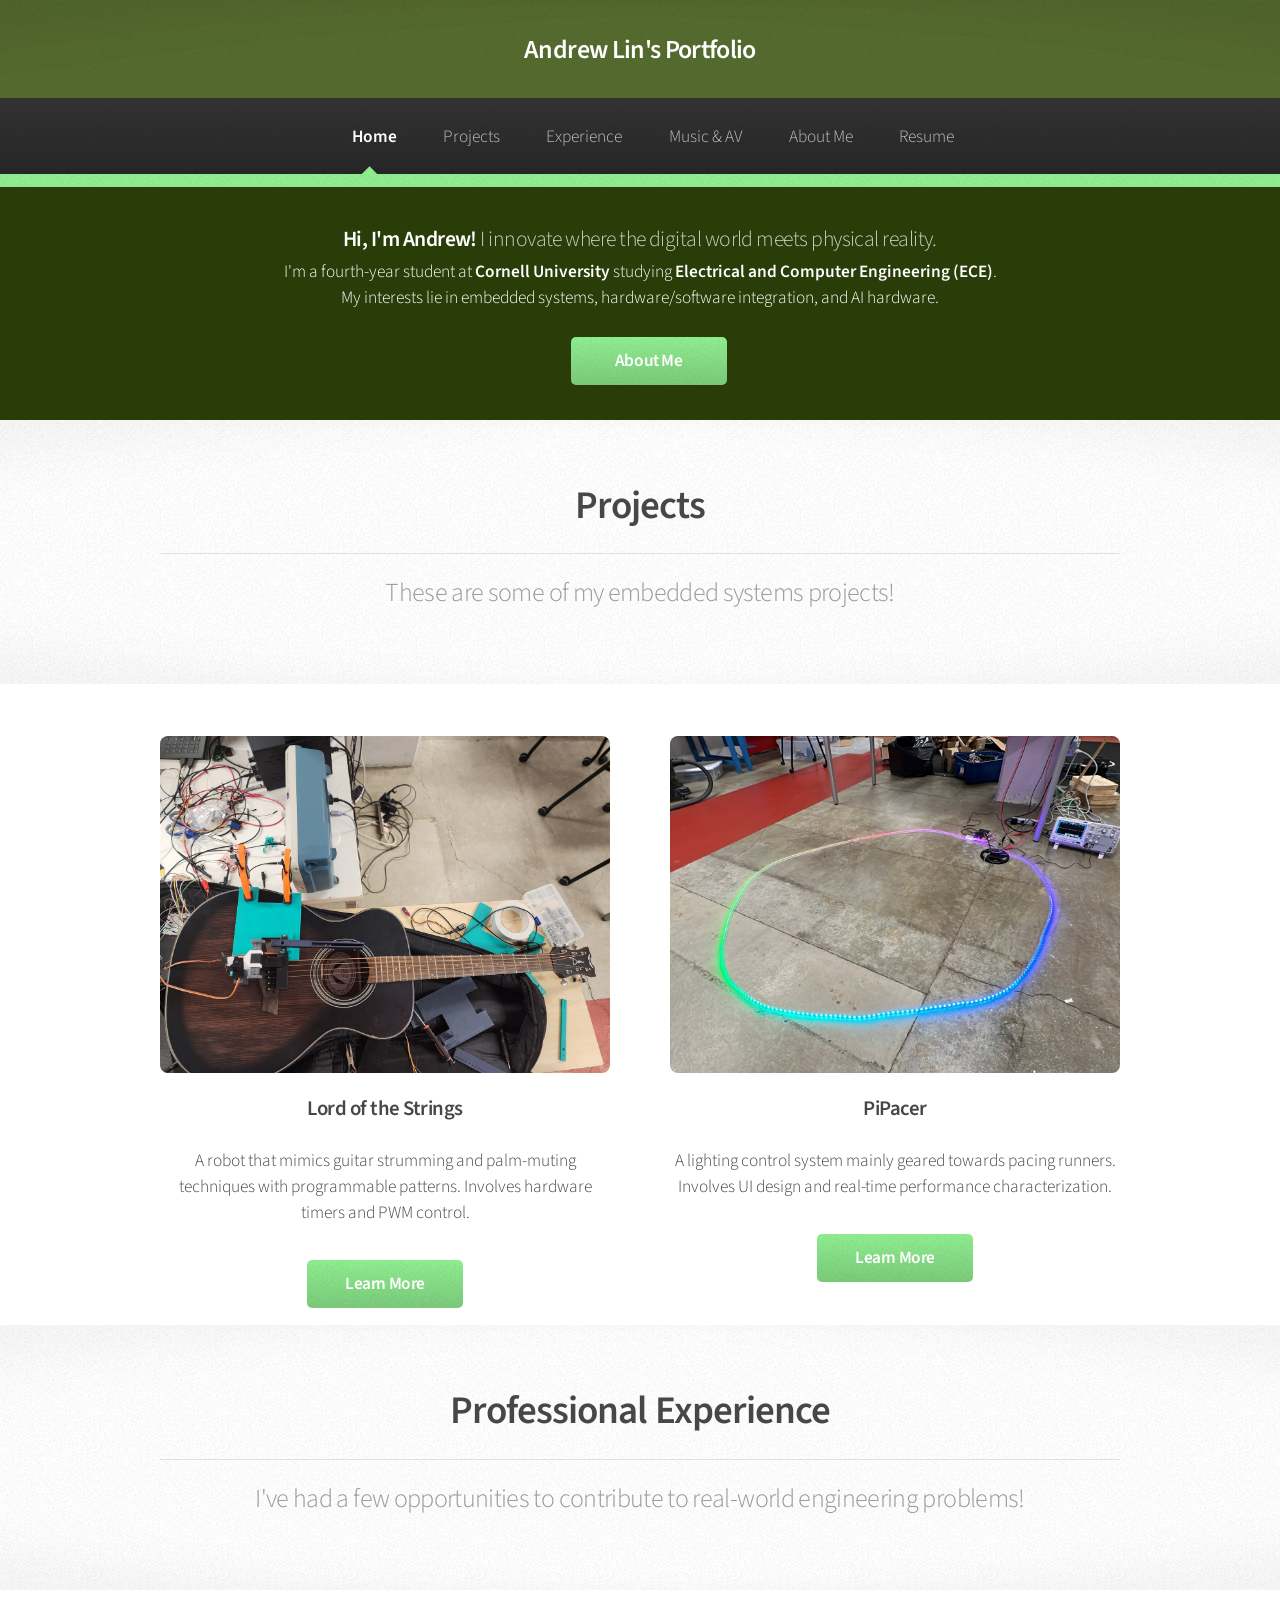
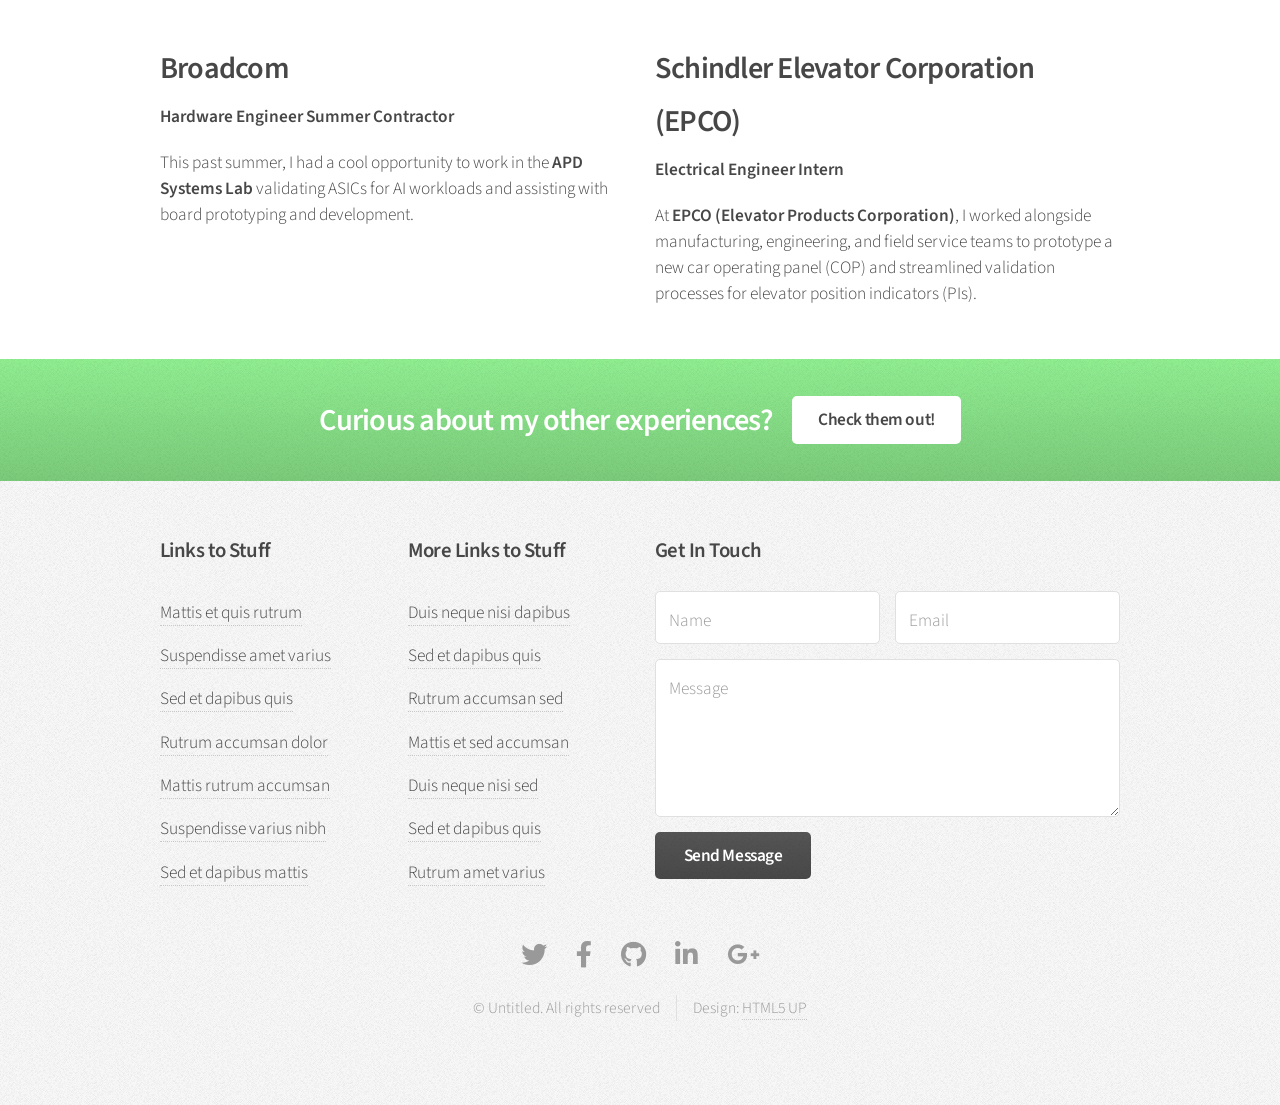
<file: index.html>
<!DOCTYPE HTML>
<!--
	Arcana by HTML5 UP
	html5up.net | @ajlkn
	Free for personal and commercial use under the CCA 3.0 license (html5up.net/license)
-->
<html>
	<head>
		<title>Andrew Lin's Portfolio</title>
		<meta charset="utf-8" />
		<meta name="viewport" content="width=device-width, initial-scale=1, user-scalable=no" />
		<link rel="stylesheet" href="assets/css/main.css" />
	</head>
	<body class="is-preload">
		<div id="page-wrapper">

			<!-- Header -->
				<div id="header">

					<!-- Logo -->
						<h1><a href="index.html" id="logo">Andrew Lin's Portfolio</a></h1>

					<!-- Nav -->
						<nav id="nav">
							<ul>
								<li class="current"><a href="index.html">Home</a></li>
								<li>
									<a href="#">Projects</a>
									<ul>
										<li><a href="projects/lord_of_the_strings.html">Lord of the Strings</a></li>
										<li><a href="projects/PiPacer.html">PiPacer</a></li>
										<li><a href="projects/smart_home_controller.html">Smart Home Controller</a></li>
										<li><a href="#">Pegatonix (coming soon!)</a></li>
										<li>
											<a href="#">For churches</a>
											<ul>
												<li><a href="#">SetFlow</a></li>
												<li><a href="#">PPT-to-OBS Control</a></li>
											</ul>
										</li>
									</ul>
								</li>
								<li><a href="experience.html">Experience</a></li>
								<li><a href="music_av.html">Music & AV</a></li>
								<li><a href="about.html">About Me</a></li>
								<li><a href="assets/docs/Andrew%20Lin%20Redesigned%20Resume.pdf" target="_blank" rel="noopener">Resume</a></li>
							</ul>
						</nav>

				</div>

			<!-- Banner -->
				<section id="banner">
					<header>
						<h2>Hi, I'm Andrew!<em> I innovate where the digital world meets physical reality.</em></h2><br>
						I'm a fourth-year student at <b>Cornell University</b> studying <b>Electrical and Computer Engineering (ECE)</b>. <br>
						My interests lie in embedded systems, hardware/software integration, and AI hardware. <br>
						<br><a href="about.html" class="button">About Me</a>
					</header>
				</section>
			
			<!-- Projects Header -->
				<section class="wrapper style2">
					<div class="container">
						<header class="major">
							<h2>Projects</h2>
							<p>These are some of my embedded systems projects!</p>
						</header>
					</div>
				</section>

			<!-- Highlights -->
				<section class="wrapper style1">
					<div class="container">
						<div class="row gtr-200">
							<section class="col-6 col-12-narrower">
								<div class="box highlight">
									<img src="images/lord-of-the-strings/web-20250514_233430.jpg" alt="Lord of the Strings robot" style="width: 100%; aspect-ratio: 4 / 3; object-fit: cover; border-radius: 8px; display: block; margin-bottom: 1em;">
									<h3>Lord of the Strings</h3>
									<p>A robot that mimics guitar strumming and palm-muting techniques with programmable patterns. Involves hardware timers and PWM control.</p>
									<a href="projects/lord_of_the_strings.html" class="button">Learn More</a>
								</div>
							</section>
							<section class="col-6 col-12-narrower">
								<div class="box highlight">
									<img src="images/pipacer/rainbow.JPG" alt="PiPacer" style="width: 100%; aspect-ratio: 4 / 3; object-fit: cover; border-radius: 8px; display: block; margin-bottom: 1em;">
									<h3>PiPacer</h3>
									<p>A lighting control system mainly geared towards pacing runners. Involves UI design and real-time performance characterization.</p>
									<a href="projects/PiPacer.html" class="button">Learn More</a>
								</div>
							</section>
						</div>
					</div>
				</section>

			<!-- Gigantic Heading -->
				<section class="wrapper style2">
					<div class="container">
						<header class="major">
							<h2>Professional Experience</h2>
							<p>I've had a few opportunities to contribute to real-world engineering problems!</p>
						</header>
					</div>
				</section>

			<!-- Posts -->
				<section class="wrapper style1">
					<div class="container">
						<div class="row">
							<section class="col-6 col-12-narrower">
								<div class="box post">
									<div class="outer">
										<h2 style="margin-bottom: 0.25em;">Broadcom</h2>
										<h4 style="margin-top: 0;">Hardware Engineer Summer Contractor</h4>
										<p>This past summer, I had a cool opportunity to work in the <b>APD Systems Lab</b> validating
											ASICs for AI workloads and assisting with board prototyping and development.
										</p>
									</div>
								</div>
							</section>
							<section class="col-6 col-12-narrower">
								<div class="box post">
									<div class="outer">
										<h2 style="margin-bottom: 0.25em;">Schindler Elevator Corporation (EPCO)</h2>
										<h4 style="margin-top: 0;">Electrical Engineer Intern</h4>
										<p>At <b>EPCO (Elevator Products Corporation)</b>, I worked alongside manufacturing, engineering, and field service teams
											to prototype a new car operating panel (COP) and streamlined validation processes for elevator position indicators (PIs).
										</p>
									</div>
								</div>
							</section>
						</div>
					</div>
				</section>

			<!-- CTA -->
				<section id="cta" class="wrapper style3">
					<div class="container">
						<header>
							<h2>Curious about my other experiences?</h2>
							<a href="experience.html" class="button">Check them out!</a>
						</header>
					</div>
				</section>

			<!-- Footer -->
				<div id="footer">
					<div class="container">
						<div class="row">
							<section class="col-3 col-6-narrower col-12-mobilep">
								<h3>Links to Stuff</h3>
								<ul class="links">
									<li><a href="#">Mattis et quis rutrum</a></li>
									<li><a href="#">Suspendisse amet varius</a></li>
									<li><a href="#">Sed et dapibus quis</a></li>
									<li><a href="#">Rutrum accumsan dolor</a></li>
									<li><a href="#">Mattis rutrum accumsan</a></li>
									<li><a href="#">Suspendisse varius nibh</a></li>
									<li><a href="#">Sed et dapibus mattis</a></li>
								</ul>
							</section>
							<section class="col-3 col-6-narrower col-12-mobilep">
								<h3>More Links to Stuff</h3>
								<ul class="links">
									<li><a href="#">Duis neque nisi dapibus</a></li>
									<li><a href="#">Sed et dapibus quis</a></li>
									<li><a href="#">Rutrum accumsan sed</a></li>
									<li><a href="#">Mattis et sed accumsan</a></li>
									<li><a href="#">Duis neque nisi sed</a></li>
									<li><a href="#">Sed et dapibus quis</a></li>
									<li><a href="#">Rutrum amet varius</a></li>
								</ul>
							</section>
							<section class="col-6 col-12-narrower">
								<h3>Get In Touch</h3>
								<form>
									<div class="row gtr-50">
										<div class="col-6 col-12-mobilep">
											<input type="text" name="name" id="name" placeholder="Name" />
										</div>
										<div class="col-6 col-12-mobilep">
											<input type="email" name="email" id="email" placeholder="Email" />
										</div>
										<div class="col-12">
											<textarea name="message" id="message" placeholder="Message" rows="5"></textarea>
										</div>
										<div class="col-12">
											<ul class="actions">
												<li><input type="submit" class="button alt" value="Send Message" /></li>
											</ul>
										</div>
									</div>
								</form>
							</section>
						</div>
					</div>

					<!-- Icons -->
						<ul class="icons">
							<li><a href="#" class="icon brands fa-twitter"><span class="label">Twitter</span></a></li>
							<li><a href="#" class="icon brands fa-facebook-f"><span class="label">Facebook</span></a></li>
							<li><a href="#" class="icon brands fa-github"><span class="label">GitHub</span></a></li>
							<li><a href="#" class="icon brands fa-linkedin-in"><span class="label">LinkedIn</span></a></li>
							<li><a href="#" class="icon brands fa-google-plus-g"><span class="label">Google+</span></a></li>
						</ul>

					<!-- Copyright -->
						<div class="copyright">
							<ul class="menu">
								<li>&copy; Untitled. All rights reserved</li><li>Design: <a href="http://html5up.net">HTML5 UP</a></li>
							</ul>
						</div>

				</div>

		</div>

		<!-- Scripts -->
			<script src="assets/js/jquery.min.js"></script>
			<script src="assets/js/jquery.dropotron.min.js"></script>
			<script src="assets/js/browser.min.js"></script>
			<script src="assets/js/breakpoints.min.js"></script>
			<script src="assets/js/util.js"></script>
			<script src="assets/js/main.js"></script>

	</body>
</html>
</file>
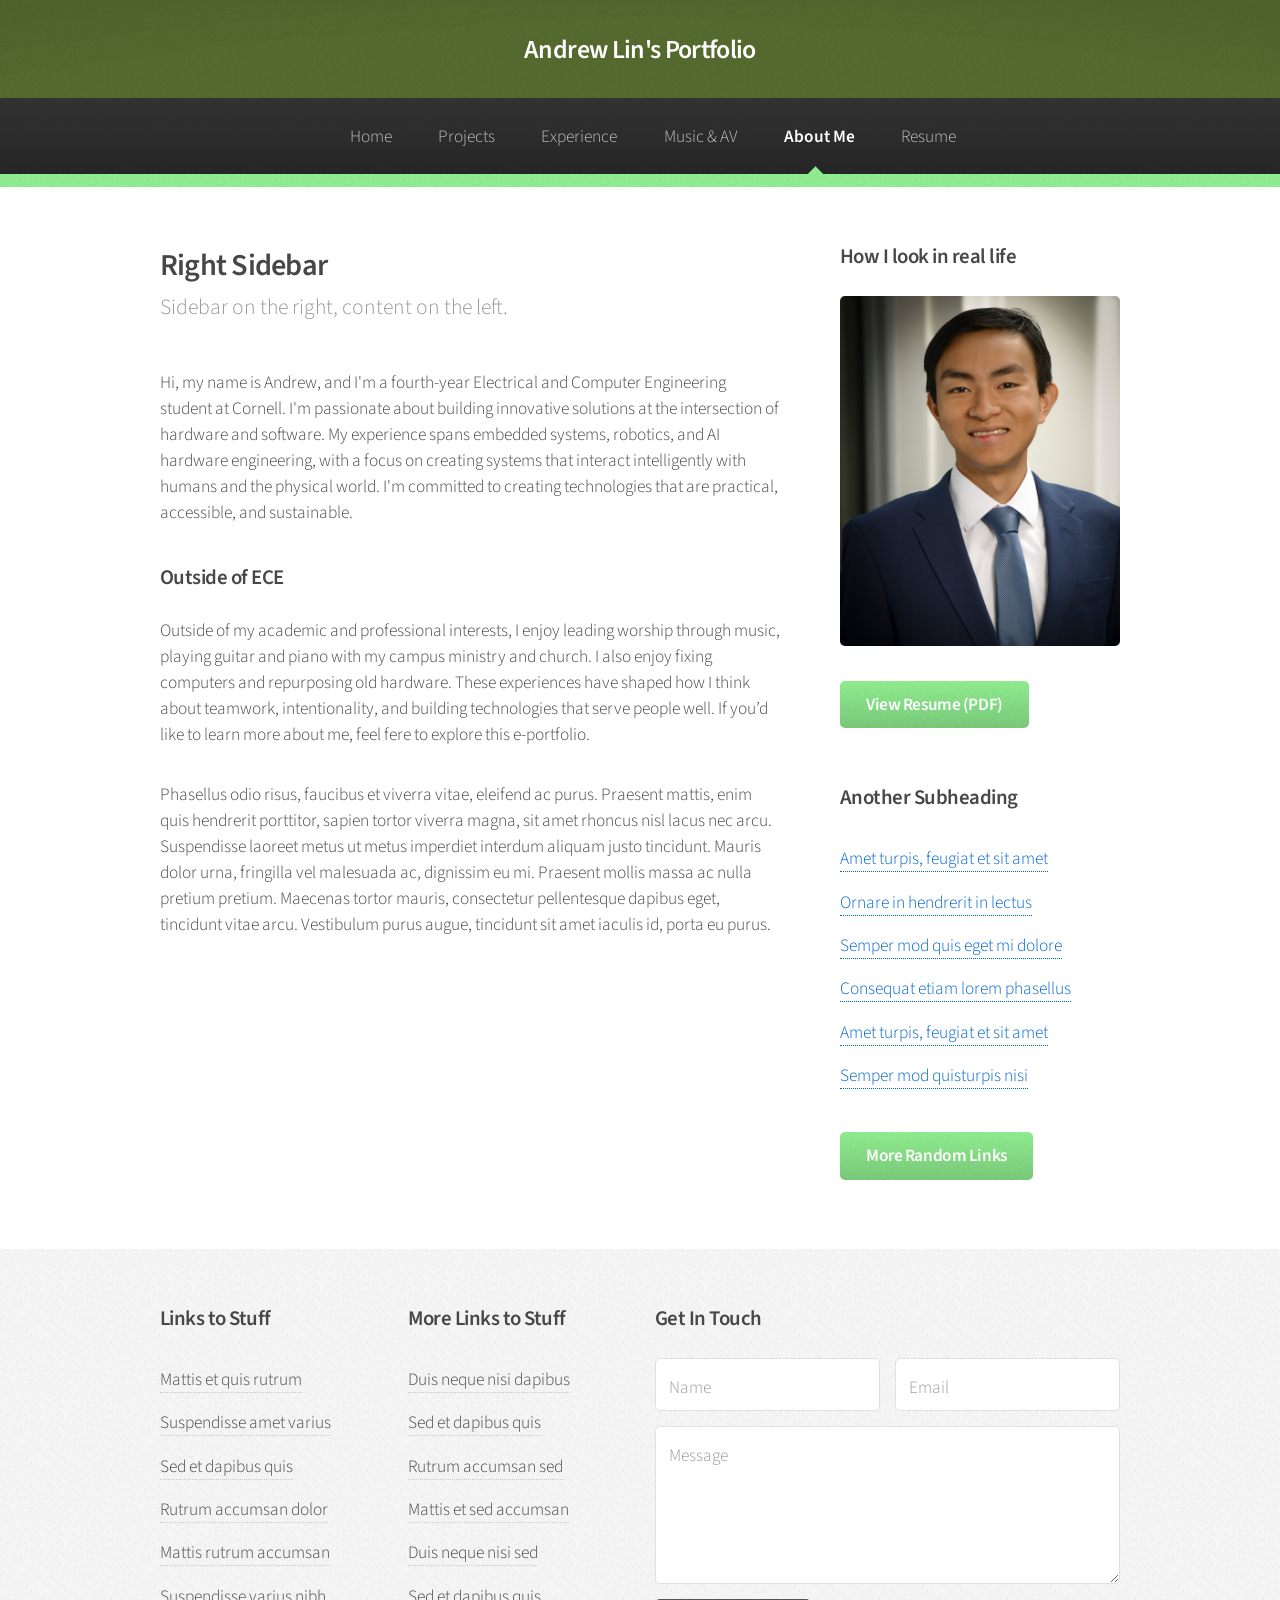
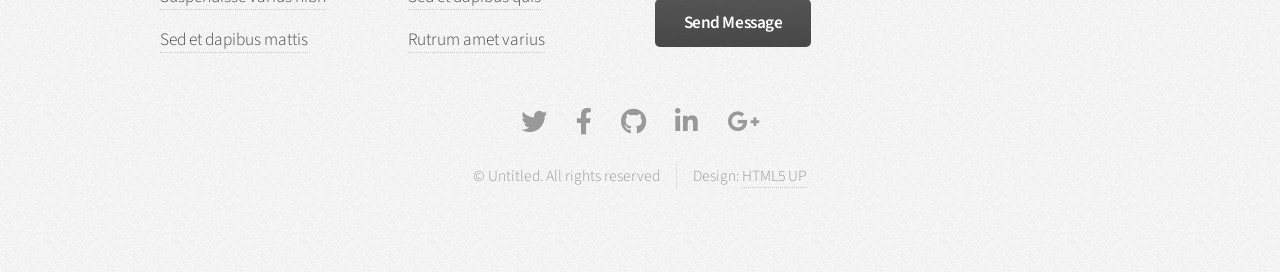
<file: about.html>
<!DOCTYPE HTML>
<!--
	Arcana by HTML5 UP
	html5up.net | @ajlkn
	Free for personal and commercial use under the CCA 3.0 license (html5up.net/license)
-->
<html>
	<head>
		<title>Right Sidebar - Arcana by HTML5 UP</title>
		<meta charset="utf-8" />
		<meta name="viewport" content="width=device-width, initial-scale=1, user-scalable=no" />
		<link rel="stylesheet" href="assets/css/main.css" />
	</head>
	<body class="is-preload">
		<div id="page-wrapper">

			<!-- Header -->
				<div id="header">

					<!-- Logo -->
						<h1><a href="index.html" id="logo">Andrew Lin's Portfolio</a></h1>

					<!-- Nav -->
						<nav id="nav">
							<ul>
								<li><a href="index.html">Home</a></li>
								<li>
									<a href="#">Projects</a>
									<ul>
										<li><a href="projects/lord_of_the_strings.html">Lord of the Strings</a></li>
										<li><a href="projects/PiPacer.html">PiPacer</a></li>
										<li><a href="projects/smart_home_controller.html">Smart Home Controller</a></li>
										<li><a href="#">Pegatonix (coming soon!)</a></li>
										<li>
											<a href="#">For churches</a>
											<ul>
												<li><a href="#">SetFlow</a></li>
												<li><a href="#">PPT-to-OBS Control</a></li>
											</ul>
										</li>
									</ul>
								</li>
								<li><a href="experience.html">Experience</a></li>
								<li><a href="music_av.html">Music & AV</a></li>
								<li class="current"><a href="about.html">About Me</a></li>
								<li><a href="assets/docs/Andrew%20Lin%20Redesigned%20Resume.pdf" target="_blank" rel="noopener">Resume</a></li>
							</ul>
						</nav>

				</div>

			<!-- Main -->
				<section class="wrapper style1">
					<div class="container">
						<div class="row gtr-200">
							<div class="col-8 col-12-narrower">
								<div id="content">

									<!-- Content -->

										<article>
											<header>
												<h2>Right Sidebar</h2>
												<p>Sidebar on the right, content on the left.</p>
											</header>
											<p>Hi, my name is Andrew, and I'm a fourth-year Electrical and Computer Engineering student at Cornell. I'm passionate about building innovative solutions at the intersection of hardware and software. My experience spans embedded systems, robotics, and AI hardware engineering, with a focus on creating systems that interact intelligently with humans and the physical world. I'm committed to creating technologies that are practical, accessible, and sustainable.</p>

											<h3>Outside of ECE</h3>
											<p>Outside of my academic and professional interests, I enjoy leading worship through music, playing guitar and piano with my campus ministry and church. I also enjoy fixing computers and repurposing old hardware. These experiences have shaped how I think about teamwork, intentionality, and building technologies that serve people well. If you’d like to learn more about me, feel fere to explore this e-portfolio.</p>

											<p>Phasellus odio risus, faucibus et viverra vitae, eleifend ac purus. Praesent mattis, enim
											quis hendrerit porttitor, sapien tortor viverra magna, sit amet rhoncus nisl lacus nec arcu.
											Suspendisse laoreet metus ut metus imperdiet interdum aliquam justo tincidunt. Mauris dolor urna,
											fringilla vel malesuada ac, dignissim eu mi. Praesent mollis massa ac nulla pretium pretium.
											Maecenas tortor mauris, consectetur pellentesque dapibus eget, tincidunt vitae arcu.
											Vestibulum purus augue, tincidunt sit amet iaculis id, porta eu purus.</p>
										</article>

								</div>
							</div>
							<div class="col-4 col-12-narrower">
								<div id="sidebar">

									<!-- Sidebar -->

										<section>
											<h3>How I look in real life</h3>
											<span class="image featured"><img src="images/portrait.jpg"/></span>

											<footer>
												<a href="assets/docs/Andrew%20Lin%20Redesigned%20Resume.pdf" class="button" target="_blank" rel="noopener">View Resume (PDF)</a>
											</footer>
										</section>

										<section>
											<h3>Another Subheading</h3>
											<ul class="links">
												<li><a href="#">Amet turpis, feugiat et sit amet</a></li>
												<li><a href="#">Ornare in hendrerit in lectus</a></li>
												<li><a href="#">Semper mod quis eget mi dolore</a></li>
												<li><a href="#">Consequat etiam lorem phasellus</a></li>
												<li><a href="#">Amet turpis, feugiat et sit amet</a></li>
												<li><a href="#">Semper mod quisturpis nisi</a></li>
											</ul>
											<footer>
												<a href="#" class="button">More Random Links</a>
											</footer>
										</section>

								</div>
							</div>
						</div>
					</div>
				</section>

			<!-- Footer -->
				<div id="footer">
					<div class="container">
						<div class="row">
							<section class="col-3 col-6-narrower col-12-mobilep">
								<h3>Links to Stuff</h3>
								<ul class="links">
									<li><a href="#">Mattis et quis rutrum</a></li>
									<li><a href="#">Suspendisse amet varius</a></li>
									<li><a href="#">Sed et dapibus quis</a></li>
									<li><a href="#">Rutrum accumsan dolor</a></li>
									<li><a href="#">Mattis rutrum accumsan</a></li>
									<li><a href="#">Suspendisse varius nibh</a></li>
									<li><a href="#">Sed et dapibus mattis</a></li>
								</ul>
							</section>
							<section class="col-3 col-6-narrower col-12-mobilep">
								<h3>More Links to Stuff</h3>
								<ul class="links">
									<li><a href="#">Duis neque nisi dapibus</a></li>
									<li><a href="#">Sed et dapibus quis</a></li>
									<li><a href="#">Rutrum accumsan sed</a></li>
									<li><a href="#">Mattis et sed accumsan</a></li>
									<li><a href="#">Duis neque nisi sed</a></li>
									<li><a href="#">Sed et dapibus quis</a></li>
									<li><a href="#">Rutrum amet varius</a></li>
								</ul>
							</section>
							<section class="col-6 col-12-narrower">
								<h3>Get In Touch</h3>
								<form>
									<div class="row gtr-50">
										<div class="col-6 col-12-mobilep">
											<input type="text" name="name" id="name" placeholder="Name" />
										</div>
										<div class="col-6 col-12-mobilep">
											<input type="email" name="email" id="email" placeholder="Email" />
										</div>
										<div class="col-12">
											<textarea name="message" id="message" placeholder="Message" rows="5"></textarea>
										</div>
										<div class="col-12">
											<ul class="actions">
												<li><input type="submit" class="button alt" value="Send Message" /></li>
											</ul>
										</div>
									</div>
								</form>
							</section>
						</div>
					</div>

					<!-- Icons -->
						<ul class="icons">
							<li><a href="#" class="icon brands fa-twitter"><span class="label">Twitter</span></a></li>
							<li><a href="#" class="icon brands fa-facebook-f"><span class="label">Facebook</span></a></li>
							<li><a href="#" class="icon brands fa-github"><span class="label">GitHub</span></a></li>
							<li><a href="#" class="icon brands fa-linkedin-in"><span class="label">LinkedIn</span></a></li>
							<li><a href="#" class="icon brands fa-google-plus-g"><span class="label">Google+</span></a></li>
						</ul>

					<!-- Copyright -->
						<div class="copyright">
							<ul class="menu">
								<li>&copy; Untitled. All rights reserved</li><li>Design: <a href="http://html5up.net">HTML5 UP</a></li>
							</ul>
						</div>

				</div>

		</div>

		<!-- Scripts -->
			<script src="assets/js/jquery.min.js"></script>
			<script src="assets/js/jquery.dropotron.min.js"></script>
			<script src="assets/js/browser.min.js"></script>
			<script src="assets/js/breakpoints.min.js"></script>
			<script src="assets/js/util.js"></script>
			<script src="assets/js/main.js"></script>

	</body>
</html>
</file>
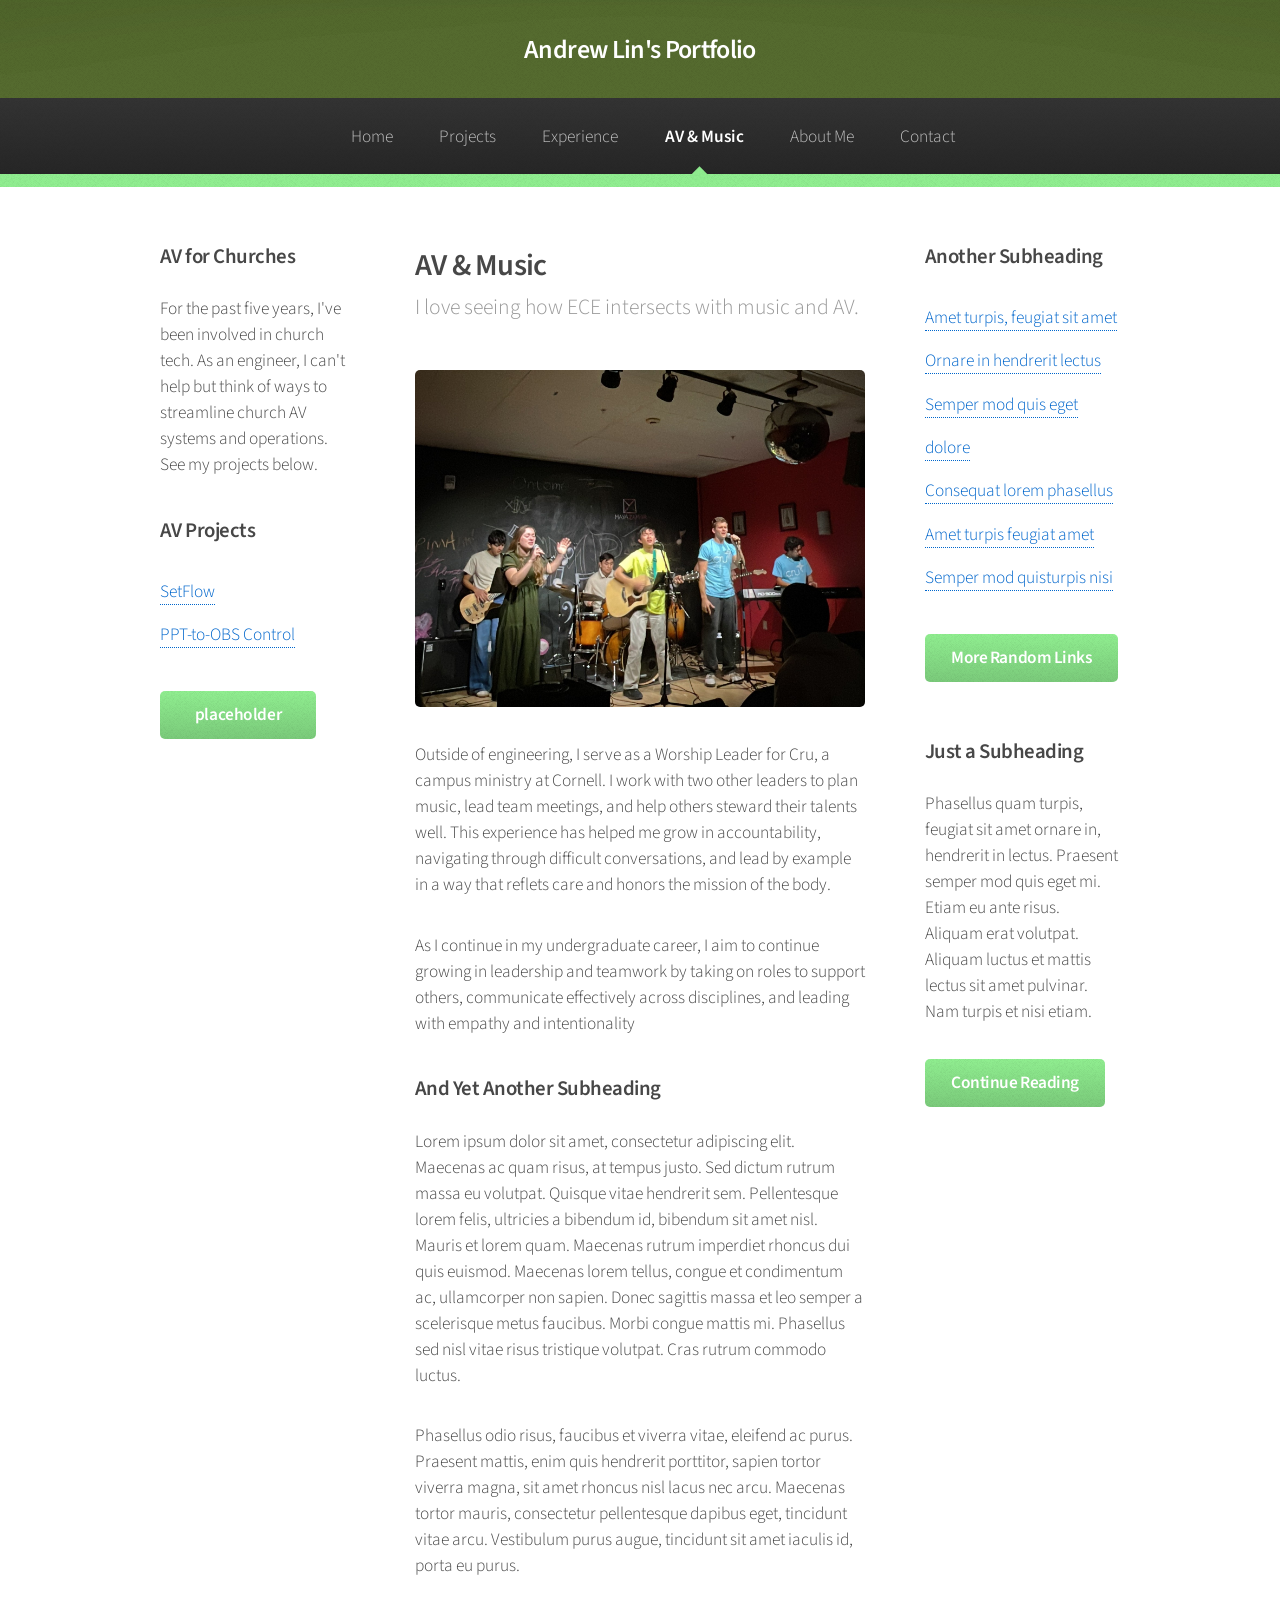
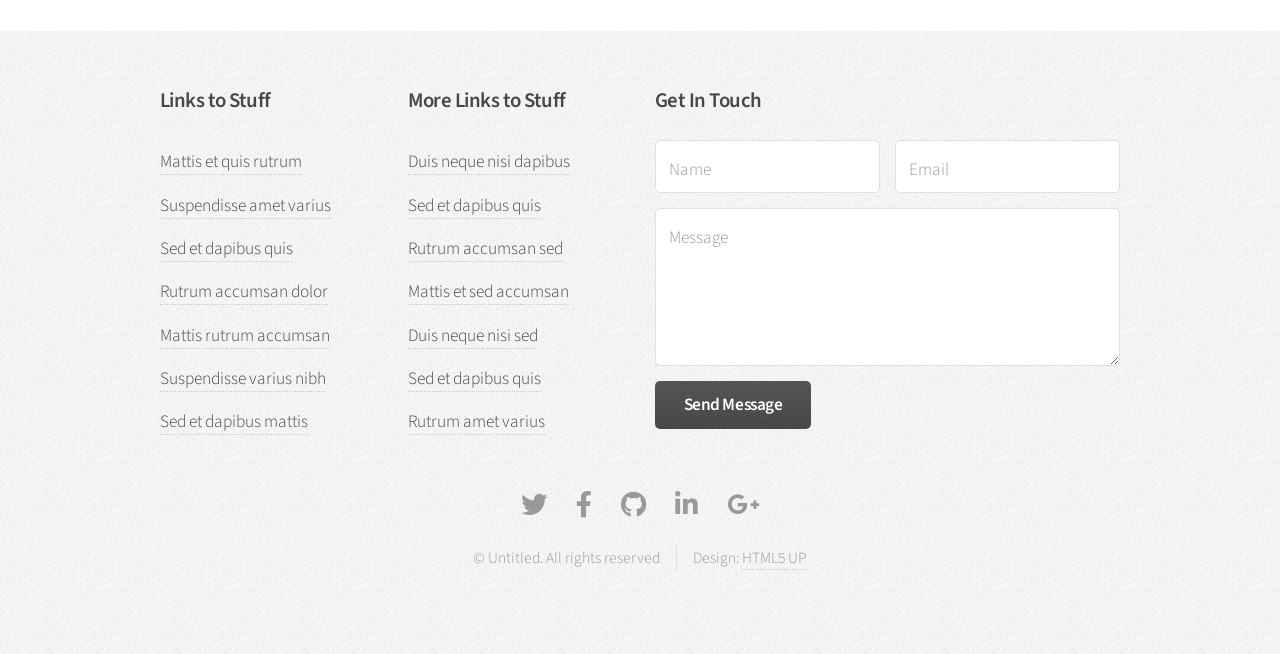
<file: av_music.html>
<!DOCTYPE HTML>
<!--
	Arcana by HTML5 UP
	html5up.net | @ajlkn
	Free for personal and commercial use under the CCA 3.0 license (html5up.net/license)
-->
<html>
	<head>
		<title>Two Sidebar - Arcana by HTML5 UP</title>
		<meta charset="utf-8" />
		<meta name="viewport" content="width=device-width, initial-scale=1, user-scalable=no" />
		<link rel="stylesheet" href="assets/css/main.css" />
	</head>
	<body class="is-preload">
		<div id="page-wrapper">

			<!-- Header -->
				<div id="header">

					<!-- Logo -->
						<h1><a href="index.html" id="logo">Andrew Lin's Portfolio</a></h1>

					<!-- Nav -->
						<nav id="nav">
							<ul>
								<li><a href="index.html">Home</a></li>
								<li>
									<a href="#">Projects</a>
									<ul>
										<li><a href="projects/lord_of_the_strings.html">Lord of the Strings</a></li>
										<li><a href="projects/PiPacer.html">PiPacer</a></li>
										<li><a href="projects/smart_home_controller.html">Smart Home Controller</a></li>
										<li><a href="#">Pegatonix (coming soon!)</a></li>
										<li>
											<a href="#">For churches</a>
											<ul>
												<li><a href="#">SetFlow</a></li>
												<li><a href="#">PPT-to-OBS Control</a></li>
											</ul>
										</li>
									</ul>
								</li>
								<li><a href="experience.html">Experience</a></li>
								<li class="current"><a href="av_music.html">AV & Music</a></li>
								<li><a href="about.html">About Me</a></li>
								<li><a href="contact.html">Contact</a></li>
							</ul>
						</nav>

				</div>

			<!-- Main -->
				<section class="wrapper style1">
					<div class="container">
						<div class="row gtr-200">
							<div class="col-3 col-12-narrower">
								<div id="sidebar1">

									<!-- Sidebar 1 -->

										<section>
											<h3>AV for Churches</h3>
											<p>For the past five years, I've been involved in church tech. As an engineer, I can't help but think of ways to streamline church AV systems and operations. See my projects below.</p>
										</section>

										<section>
											<h3>AV Projects</h3>
											<ul class="links">
												<li><a href="https://github.com/andteklin/setflow">SetFlow</a></li>
												<li><a href="https://github.com/andteklin/PPT-to-OBS-cmd">PPT-to-OBS Control</a></li>
											</ul>
											<footer>
												<a href="#" class="button">placeholder</a>
											</footer>
										</section>

								</div>
							</div>
							<div class="col-6 col-12-narrower imp-narrower">
								<div id="content">

									<!-- Content -->

										<article>
											<header>
												<h2>AV & Music</h2>
												<p>I love seeing how ECE intersects with music and AV.</p>
											</header>

											<span class="image featured"><img src="images/IMG_8218.jpg" alt="" /></span>

											<p>Outside of engineering, I serve as a Worship Leader for Cru, a campus ministry at Cornell. I work with two other leaders to plan music, lead team meetings, and help others steward their talents well. This experience has helped me grow in accountability, navigating through difficult conversations, and lead by example in a way that reflets care and honors the mission of the body.</p>
											<p>As I continue in my undergraduate career, I aim to continue growing in leadership and teamwork by taking on roles to support others, communicate effectively across disciplines, and leading with empathy and intentionality</p>

											<h3>And Yet Another Subheading</h3>
											<p>Lorem ipsum dolor sit amet, consectetur adipiscing elit. Maecenas ac quam risus, at tempus
											justo. Sed dictum rutrum massa eu volutpat. Quisque vitae hendrerit sem. Pellentesque lorem felis,
											ultricies a bibendum id, bibendum sit amet nisl. Mauris et lorem quam. Maecenas rutrum imperdiet
											rhoncus dui quis euismod. Maecenas lorem tellus, congue et condimentum ac, ullamcorper non sapien.
											Donec sagittis massa et leo semper a scelerisque metus faucibus. Morbi congue mattis mi.
											Phasellus sed nisl vitae risus tristique volutpat. Cras rutrum commodo luctus.</p>

											<p>Phasellus odio risus, faucibus et viverra vitae, eleifend ac purus. Praesent mattis, enim
											quis hendrerit porttitor, sapien tortor viverra magna, sit amet rhoncus nisl lacus nec arcu.
											Maecenas tortor mauris, consectetur pellentesque dapibus eget, tincidunt vitae arcu.
											Vestibulum purus augue, tincidunt sit amet iaculis id, porta eu purus.</p>
										</article>

								</div>
							</div>
							<div class="col-3 col-12-narrower">
								<div id="sidebar2">

									<!-- Sidebar 2 -->

										<section>
											<h3>Another Subheading</h3>
											<ul class="links">
												<li><a href="#">Amet turpis, feugiat sit amet</a></li>
												<li><a href="#">Ornare in hendrerit lectus</a></li>
												<li><a href="#">Semper mod quis eget dolore</a></li>
												<li><a href="#">Consequat lorem phasellus</a></li>
												<li><a href="#">Amet turpis feugiat amet</a></li>
												<li><a href="#">Semper mod quisturpis nisi</a></li>
											</ul>
											<footer>
												<a href="#" class="button">More Random Links</a>
											</footer>
										</section>

										<section>
											<h3>Just a Subheading</h3>
											<p>Phasellus quam turpis, feugiat sit amet ornare in, hendrerit in lectus.
											Praesent semper mod quis eget mi. Etiam eu ante risus. Aliquam erat volutpat.
											Aliquam luctus et mattis lectus sit amet pulvinar. Nam turpis et nisi etiam.</p>
											<footer>
												<a href="#" class="button">Continue Reading</a>
											</footer>
										</section>

								</div>
							</div>
						</div>
					</div>
				</section>

			<!-- Footer -->
				<div id="footer">
					<div class="container">
						<div class="row">
							<section class="col-3 col-6-narrower col-12-mobilep">
								<h3>Links to Stuff</h3>
								<ul class="links">
									<li><a href="#">Mattis et quis rutrum</a></li>
									<li><a href="#">Suspendisse amet varius</a></li>
									<li><a href="#">Sed et dapibus quis</a></li>
									<li><a href="#">Rutrum accumsan dolor</a></li>
									<li><a href="#">Mattis rutrum accumsan</a></li>
									<li><a href="#">Suspendisse varius nibh</a></li>
									<li><a href="#">Sed et dapibus mattis</a></li>
								</ul>
							</section>
							<section class="col-3 col-6-narrower col-12-mobilep">
								<h3>More Links to Stuff</h3>
								<ul class="links">
									<li><a href="#">Duis neque nisi dapibus</a></li>
									<li><a href="#">Sed et dapibus quis</a></li>
									<li><a href="#">Rutrum accumsan sed</a></li>
									<li><a href="#">Mattis et sed accumsan</a></li>
									<li><a href="#">Duis neque nisi sed</a></li>
									<li><a href="#">Sed et dapibus quis</a></li>
									<li><a href="#">Rutrum amet varius</a></li>
								</ul>
							</section>
							<section class="col-6 col-12-narrower">
								<h3>Get In Touch</h3>
								<form>
									<div class="row gtr-50">
										<div class="col-6 col-12-mobilep">
											<input type="text" name="name" id="name" placeholder="Name" />
										</div>
										<div class="col-6 col-12-mobilep">
											<input type="email" name="email" id="email" placeholder="Email" />
										</div>
										<div class="col-12">
											<textarea name="message" id="message" placeholder="Message" rows="5"></textarea>
										</div>
										<div class="col-12">
											<ul class="actions">
												<li><input type="submit" class="button alt" value="Send Message" /></li>
											</ul>
										</div>
									</div>
								</form>
							</section>
						</div>
					</div>

					<!-- Icons -->
						<ul class="icons">
							<li><a href="#" class="icon brands fa-twitter"><span class="label">Twitter</span></a></li>
							<li><a href="#" class="icon brands fa-facebook-f"><span class="label">Facebook</span></a></li>
							<li><a href="#" class="icon brands fa-github"><span class="label">GitHub</span></a></li>
							<li><a href="#" class="icon brands fa-linkedin-in"><span class="label">LinkedIn</span></a></li>
							<li><a href="#" class="icon brands fa-google-plus-g"><span class="label">Google+</span></a></li>
						</ul>

					<!-- Copyright -->
						<div class="copyright">
							<ul class="menu">
								<li>&copy; Untitled. All rights reserved</li><li>Design: <a href="http://html5up.net">HTML5 UP</a></li>
							</ul>
						</div>

				</div>

		</div>

		<!-- Scripts -->
			<script src="assets/js/jquery.min.js"></script>
			<script src="assets/js/jquery.dropotron.min.js"></script>
			<script src="assets/js/browser.min.js"></script>
			<script src="assets/js/breakpoints.min.js"></script>
			<script src="assets/js/util.js"></script>
			<script src="assets/js/main.js"></script>

	</body>
</html>
</file>
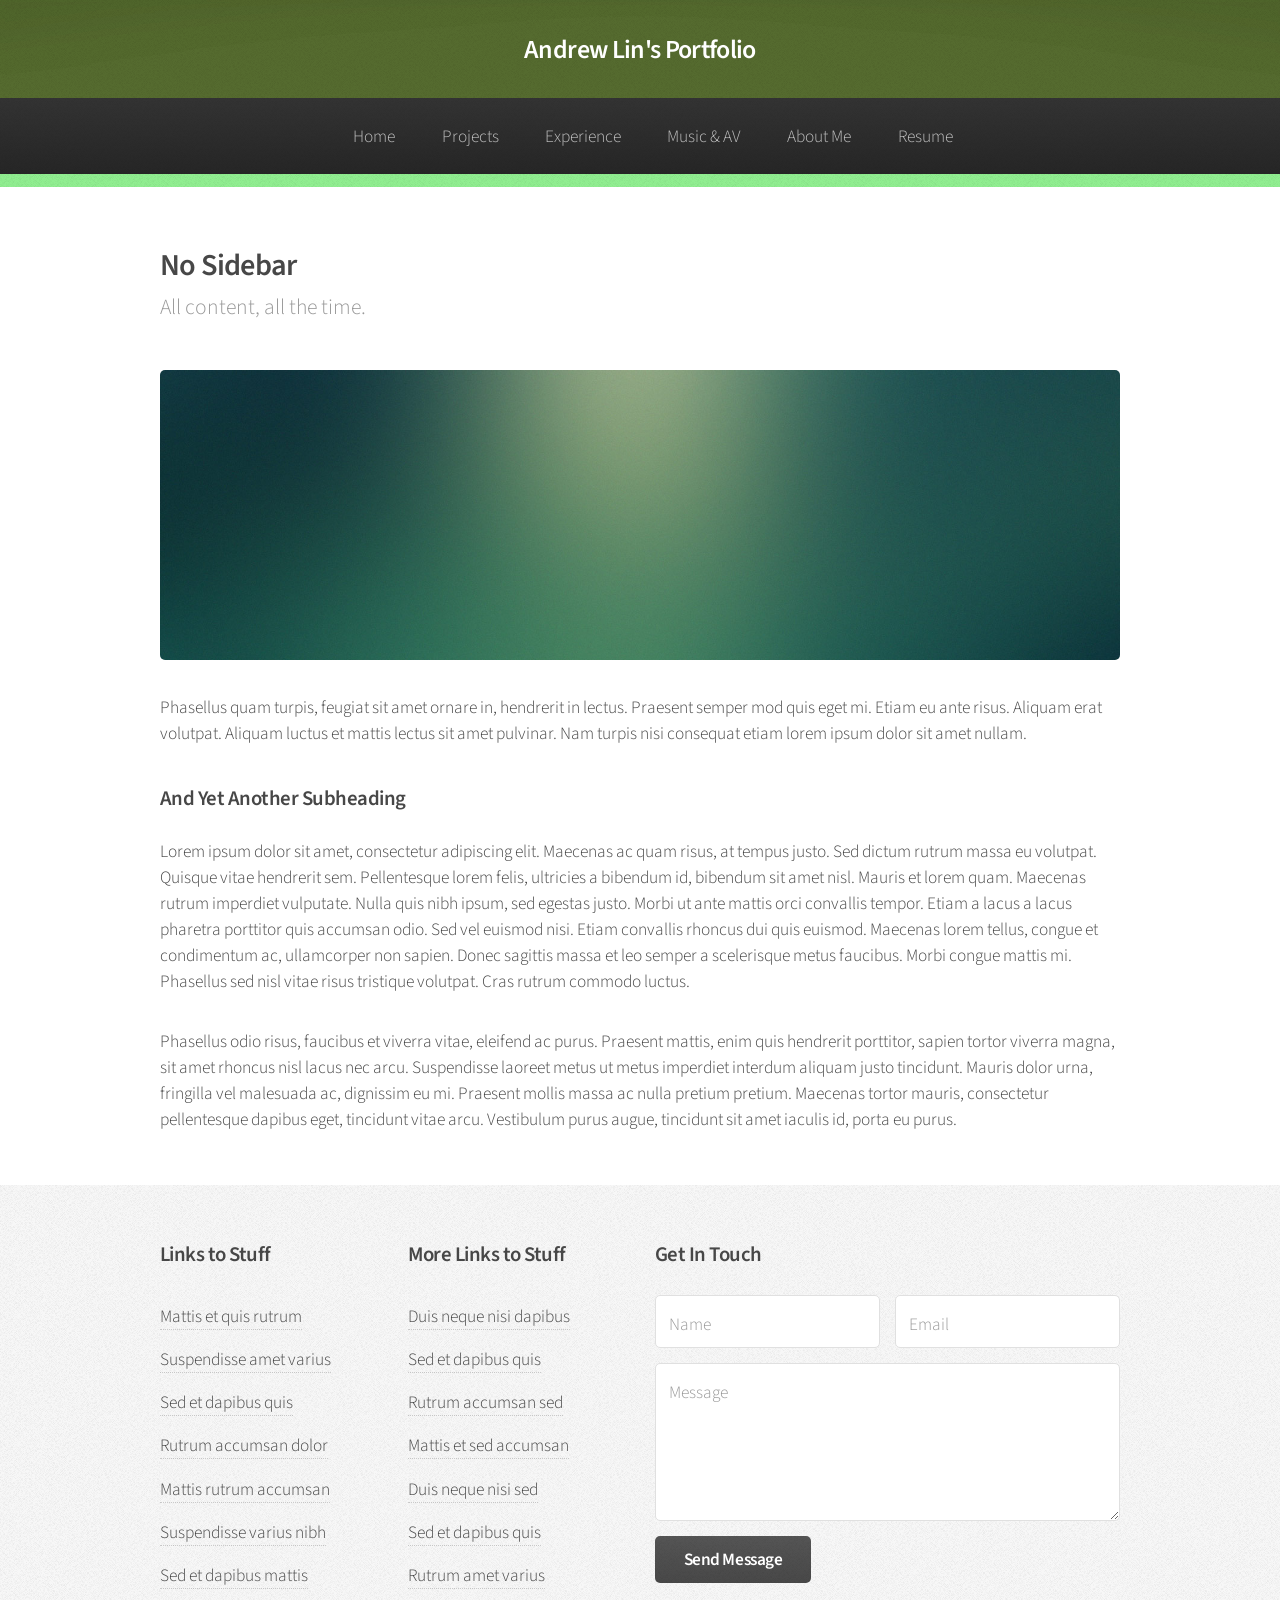
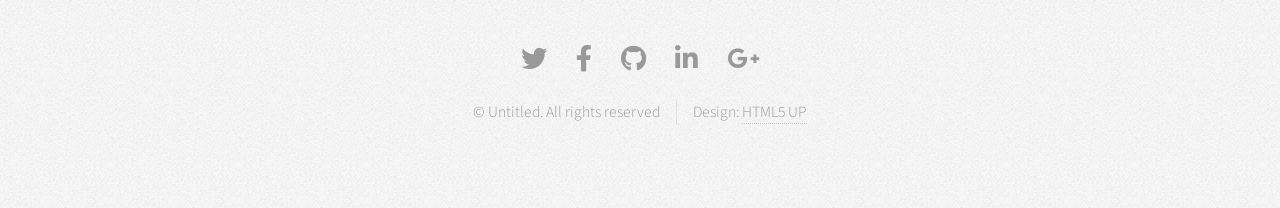
<file: contact.html>
<!DOCTYPE HTML>
<!--
	Arcana by HTML5 UP
	html5up.net | @ajlkn
	Free for personal and commercial use under the CCA 3.0 license (html5up.net/license)
-->
<html>
	<head>
		<title>No Sidebar - Arcana by HTML5 UP</title>
		<meta charset="utf-8" />
		<meta name="viewport" content="width=device-width, initial-scale=1, user-scalable=no" />
		<link rel="stylesheet" href="assets/css/main.css" />
	</head>
	<body class="is-preload">
		<div id="page-wrapper">

			<!-- Header -->
				<div id="header">

					<!-- Logo -->
						<h1><a href="index.html" id="logo">Andrew Lin's Portfolio</a></h1>

					<!-- Nav -->
						<nav id="nav">
							<ul>
								<li><a href="index.html">Home</a></li>
								<li>
									<a href="#">Projects</a>
									<ul>
										<li><a href="projects/lord_of_the_strings.html">Lord of the Strings</a></li>
										<li><a href="projects/PiPacer.html">PiPacer</a></li>
										<li><a href="projects/smart_home_controller.html">Smart Home Controller</a></li>
										<li><a href="#">Pegatonix (coming soon!)</a></li>
										<li>
											<a href="#">For churches</a>
											<ul>
												<li><a href="#">SetFlow</a></li>
												<li><a href="#">PPT-to-OBS Control</a></li>
											</ul>
										</li>
									</ul>
								</li>
								<li><a href="experience.html">Experience</a></li>
								<li><a href="music_av.html">Music & AV</a></li>
								<li><a href="about.html">About Me</a></li>
								<li><a href="assets/docs/Andrew%20Lin%20Redesigned%20Resume.pdf" target="_blank" rel="noopener">Resume</a></li>
							</ul>
						</nav>

				</div>

			<!-- Main -->
				<section class="wrapper style1">
					<div class="container">
						<div id="content">

							<!-- Content -->

								<article>
									<header>
										<h2>No Sidebar</h2>
										<p>All content, all the time.</p>
									</header>

									<span class="image featured"><img src="images/banner.jpg" alt="" /></span>

									<p>Phasellus quam turpis, feugiat sit amet ornare in, hendrerit in lectus.
									Praesent semper mod quis eget mi. Etiam eu ante risus. Aliquam erat volutpat.
									Aliquam luctus et mattis lectus sit amet pulvinar. Nam turpis nisi
									consequat etiam lorem ipsum dolor sit amet nullam.</p>

									<h3>And Yet Another Subheading</h3>
									<p>Lorem ipsum dolor sit amet, consectetur adipiscing elit. Maecenas ac quam risus, at tempus
									justo. Sed dictum rutrum massa eu volutpat. Quisque vitae hendrerit sem. Pellentesque lorem felis,
									ultricies a bibendum id, bibendum sit amet nisl. Mauris et lorem quam. Maecenas rutrum imperdiet
									vulputate. Nulla quis nibh ipsum, sed egestas justo. Morbi ut ante mattis orci convallis tempor.
									Etiam a lacus a lacus pharetra porttitor quis accumsan odio. Sed vel euismod nisi. Etiam convallis
									rhoncus dui quis euismod. Maecenas lorem tellus, congue et condimentum ac, ullamcorper non sapien.
									Donec sagittis massa et leo semper a scelerisque metus faucibus. Morbi congue mattis mi.
									Phasellus sed nisl vitae risus tristique volutpat. Cras rutrum commodo luctus.</p>

									<p>Phasellus odio risus, faucibus et viverra vitae, eleifend ac purus. Praesent mattis, enim
									quis hendrerit porttitor, sapien tortor viverra magna, sit amet rhoncus nisl lacus nec arcu.
									Suspendisse laoreet metus ut metus imperdiet interdum aliquam justo tincidunt. Mauris dolor urna,
									fringilla vel malesuada ac, dignissim eu mi. Praesent mollis massa ac nulla pretium pretium.
									Maecenas tortor mauris, consectetur pellentesque dapibus eget, tincidunt vitae arcu.
									Vestibulum purus augue, tincidunt sit amet iaculis id, porta eu purus.</p>
								</article>

						</div>
					</div>
				</section>

			<!-- Footer -->
				<div id="footer">
					<div class="container">
						<div class="row">
							<section class="col-3 col-6-narrower col-12-mobilep">
								<h3>Links to Stuff</h3>
								<ul class="links">
									<li><a href="#">Mattis et quis rutrum</a></li>
									<li><a href="#">Suspendisse amet varius</a></li>
									<li><a href="#">Sed et dapibus quis</a></li>
									<li><a href="#">Rutrum accumsan dolor</a></li>
									<li><a href="#">Mattis rutrum accumsan</a></li>
									<li><a href="#">Suspendisse varius nibh</a></li>
									<li><a href="#">Sed et dapibus mattis</a></li>
								</ul>
							</section>
							<section class="col-3 col-6-narrower col-12-mobilep">
								<h3>More Links to Stuff</h3>
								<ul class="links">
									<li><a href="#">Duis neque nisi dapibus</a></li>
									<li><a href="#">Sed et dapibus quis</a></li>
									<li><a href="#">Rutrum accumsan sed</a></li>
									<li><a href="#">Mattis et sed accumsan</a></li>
									<li><a href="#">Duis neque nisi sed</a></li>
									<li><a href="#">Sed et dapibus quis</a></li>
									<li><a href="#">Rutrum amet varius</a></li>
								</ul>
							</section>
							<section class="col-6 col-12-narrower">
								<h3>Get In Touch</h3>
								<form>
									<div class="row gtr-50">
										<div class="col-6 col-12-mobilep">
											<input type="text" name="name" id="name" placeholder="Name" />
										</div>
										<div class="col-6 col-12-mobilep">
											<input type="email" name="email" id="email" placeholder="Email" />
										</div>
										<div class="col-12">
											<textarea name="message" id="message" placeholder="Message" rows="5"></textarea>
										</div>
										<div class="col-12">
											<ul class="actions">
												<li><input type="submit" class="button alt" value="Send Message" /></li>
											</ul>
										</div>
									</div>
								</form>
							</section>
						</div>
					</div>

					<!-- Icons -->
						<ul class="icons">
							<li><a href="#" class="icon brands fa-twitter"><span class="label">Twitter</span></a></li>
							<li><a href="#" class="icon brands fa-facebook-f"><span class="label">Facebook</span></a></li>
							<li><a href="#" class="icon brands fa-github"><span class="label">GitHub</span></a></li>
							<li><a href="#" class="icon brands fa-linkedin-in"><span class="label">LinkedIn</span></a></li>
							<li><a href="#" class="icon brands fa-google-plus-g"><span class="label">Google+</span></a></li>
						</ul>

					<!-- Copyright -->
						<div class="copyright">
							<ul class="menu">
								<li>&copy; Untitled. All rights reserved</li><li>Design: <a href="http://html5up.net">HTML5 UP</a></li>
							</ul>
						</div>

				</div>

		</div>

		<!-- Scripts -->
			<script src="assets/js/jquery.min.js"></script>
			<script src="assets/js/jquery.dropotron.min.js"></script>
			<script src="assets/js/browser.min.js"></script>
			<script src="assets/js/breakpoints.min.js"></script>
			<script src="assets/js/util.js"></script>
			<script src="assets/js/main.js"></script>

	</body>
</html>
</file>
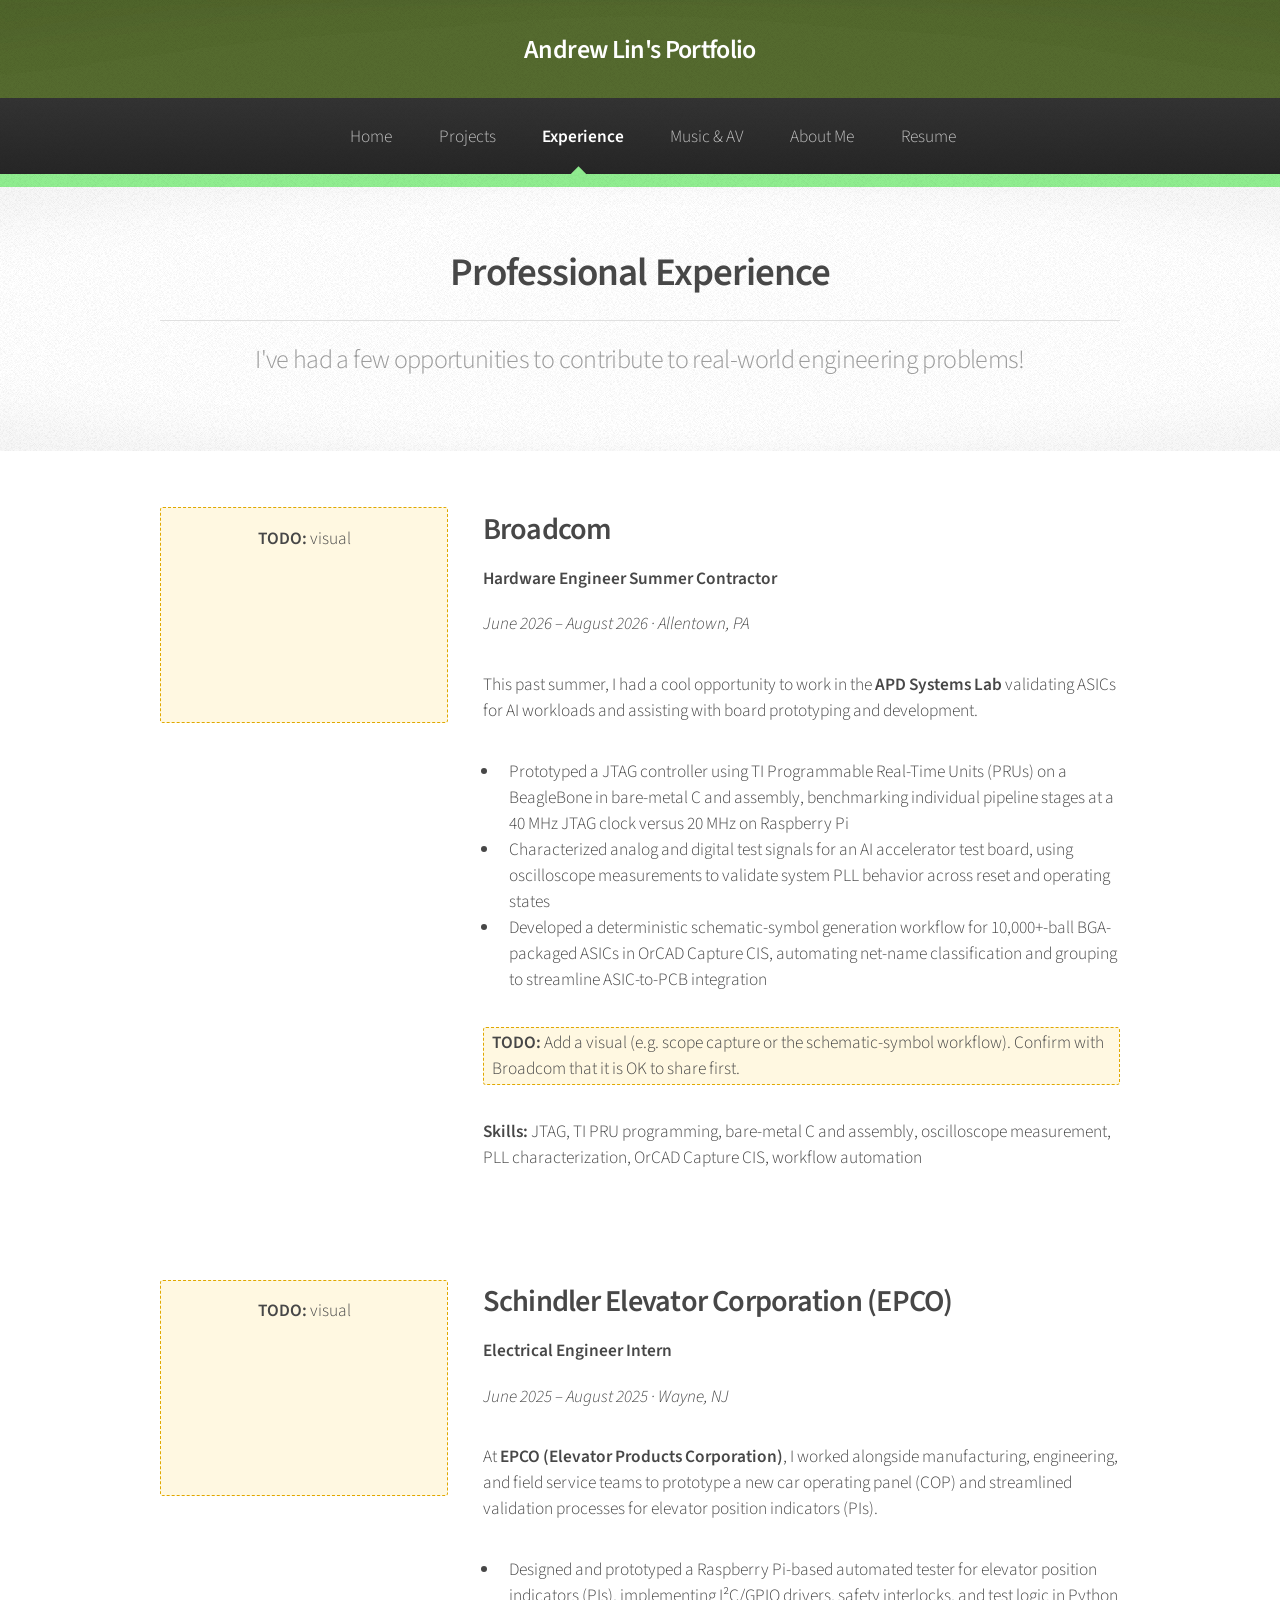
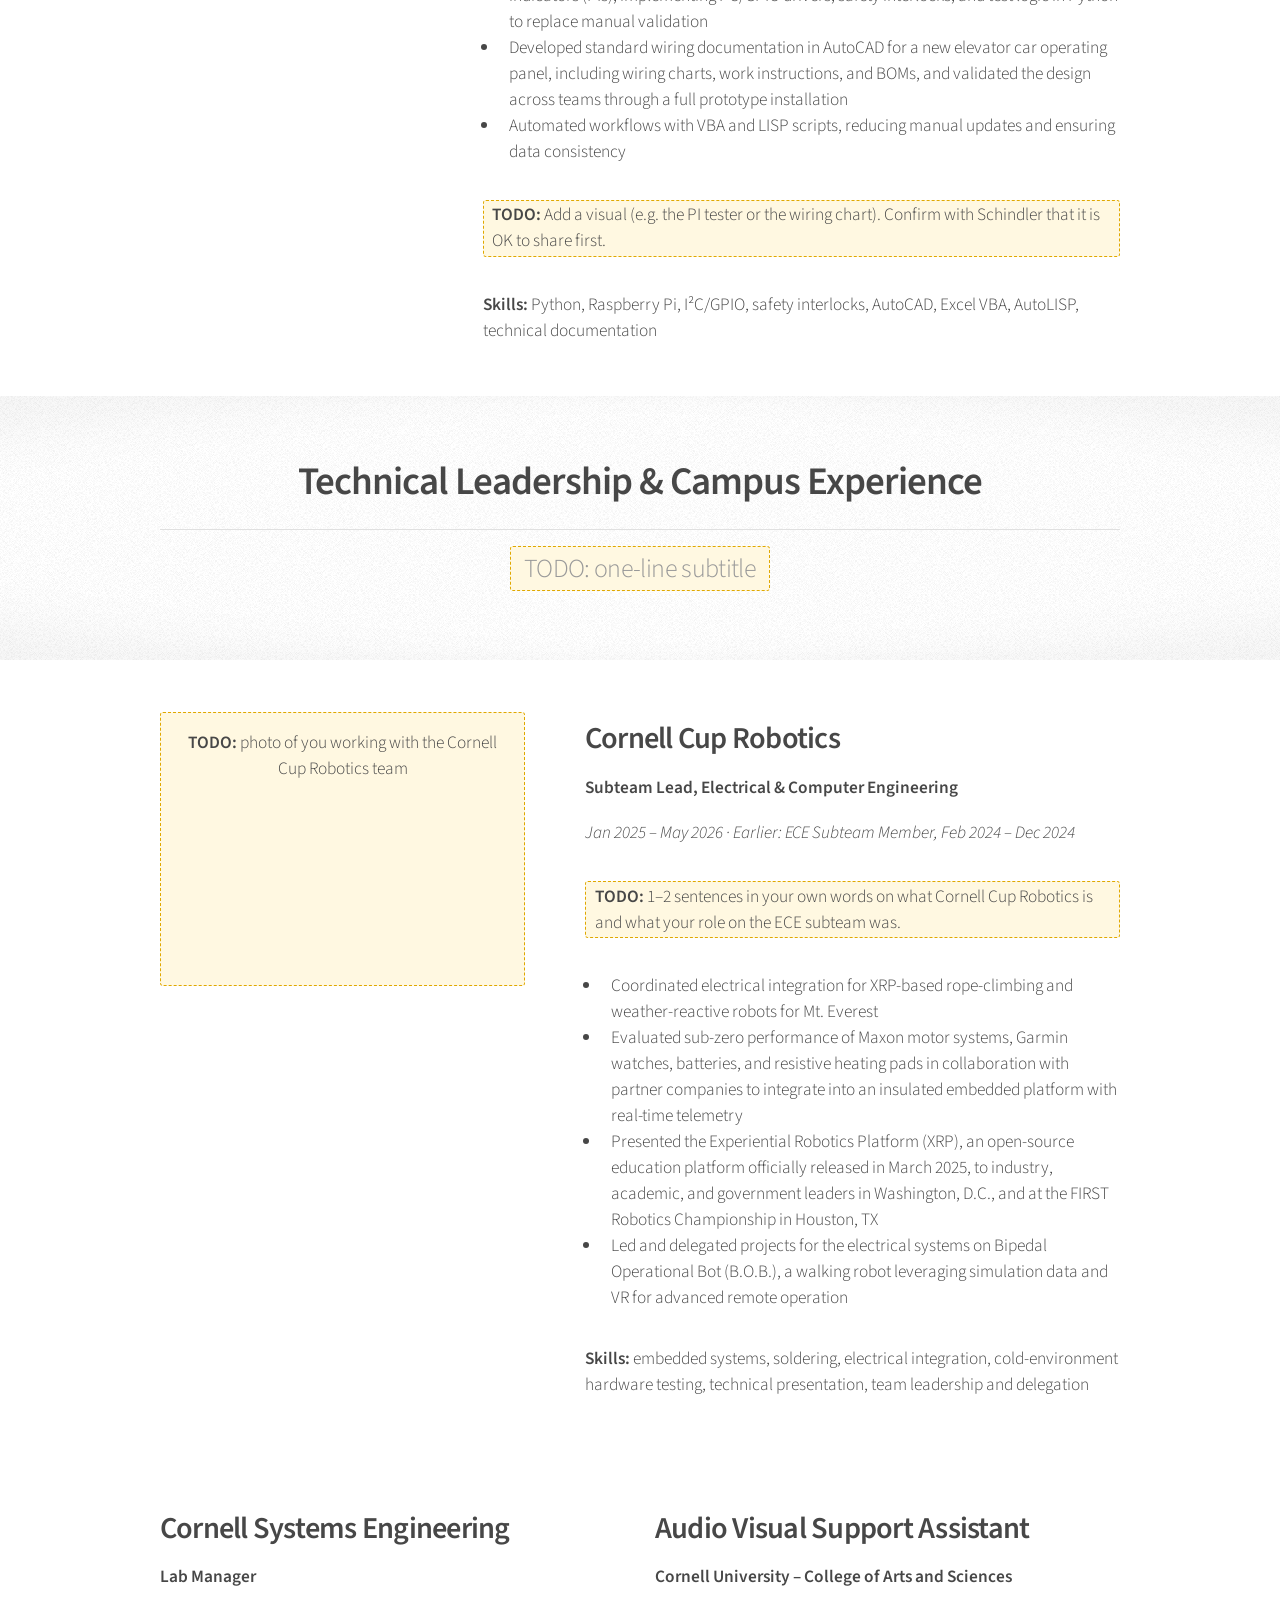
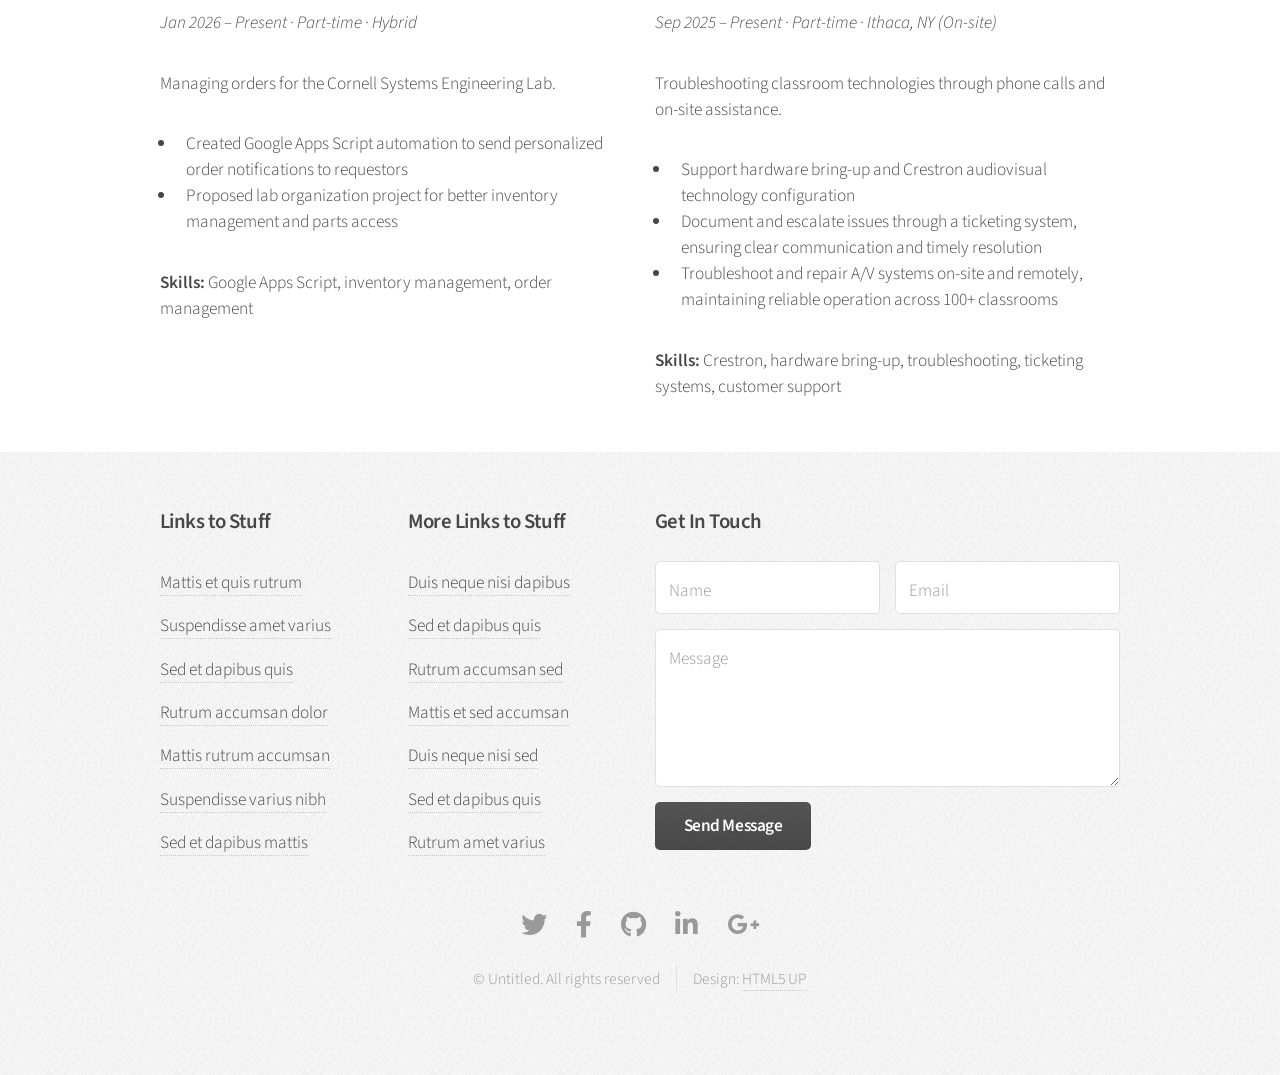
<file: experience.html>
<!DOCTYPE HTML>
<!--
	Arcana by HTML5 UP
	html5up.net | @ajlkn
	Free for personal and commercial use under the CCA 3.0 license (html5up.net/license)
-->
<html lang="en">
	<head>
		<title>Experience - Andrew Lin's Portfolio</title>
		<meta charset="utf-8" />
		<meta name="viewport" content="width=device-width, initial-scale=1, user-scalable=no" />
		<link rel="stylesheet" href="assets/css/main.css" />
		<link rel="stylesheet" href="assets/css/project-page.css" />
	</head>
	<body class="is-preload">
		<div id="page-wrapper">

			<!-- Header -->
				<div id="header">

					<!-- Logo -->
						<h1><a href="index.html" id="logo">Andrew Lin's Portfolio</a></h1>

					<!-- Nav -->
						<nav id="nav">
							<ul>
								<li><a href="index.html">Home</a></li>
								<li>
									<a href="#">Projects</a>
									<ul>
										<li><a href="projects/lord_of_the_strings.html">Lord of the Strings</a></li>
										<li><a href="projects/PiPacer.html">PiPacer</a></li>
										<li><a href="projects/smart_home_controller.html">Smart Home Controller</a></li>
										<li><a href="#">Pegatonix (coming soon!)</a></li>
										<li>
											<a href="#">For churches</a>
											<ul>
												<li><a href="#">SetFlow</a></li>
												<li><a href="#">PPT-to-OBS Control</a></li>
											</ul>
										</li>
									</ul>
								</li>
								<li class="current"><a href="experience.html">Experience</a></li>
								<li><a href="music_av.html">Music & AV</a></li>
								<li><a href="about.html">About Me</a></li>
								<li><a href="assets/docs/Andrew%20Lin%20Redesigned%20Resume.pdf" target="_blank" rel="noopener">Resume</a></li>
							</ul>
						</nav>

				</div>

			<!-- Professional Experience heading -->
				<section class="wrapper style2">
					<div class="container">
						<header class="major">
							<h2>Professional Experience</h2>
							<p>I've had a few opportunities to contribute to real-world engineering problems!</p>
						</header>
					</div>
				</section>

			<!-- Broadcom (full-width featured: box post, image left) -->
				<section class="wrapper style1" id="broadcom">
					<div class="container">
						<div class="row">
							<section class="col-12">
								<div class="box post">
									<span class="image left pp-todo" style="aspect-ratio: 4 / 3; padding: 1em; text-align: center;"><strong>TODO:</strong> visual</span>
									<div class="inner">
										<h2 style="margin-bottom: 0.25em;">Broadcom</h2>
										<h4 style="margin-top: 0;">Hardware Engineer Summer Contractor</h4>
										<p><em>June 2026 &ndash; August 2026 &middot; Allentown, PA</em></p>
										<p>This past summer, I had a cool opportunity to work in the <b>APD Systems Lab</b> validating
											ASICs for AI workloads and assisting with board prototyping and development.
										</p>
										<ul>
											<li>Prototyped a JTAG controller using TI Programmable Real-Time Units (PRUs) on a BeagleBone in bare-metal C and assembly, benchmarking individual pipeline stages at a 40 MHz JTAG clock versus 20 MHz on Raspberry Pi</li>
											<li>Characterized analog and digital test signals for an AI accelerator test board, using oscilloscope measurements to validate system PLL behavior across reset and operating states</li>
											<li>Developed a deterministic schematic-symbol generation workflow for 10,000+-ball BGA-packaged ASICs in OrCAD Capture CIS, automating net-name classification and grouping to streamline ASIC-to-PCB integration</li>
										</ul>
										<p class="pp-todo"><strong>TODO:</strong> Add a visual (e.g. scope capture or the schematic-symbol workflow). Confirm with Broadcom that it is OK to share first.</p>
										<!-- TODO(Andrew): confirm these skill tags are the ones you want to claim -->
										<p><b>Skills:</b> JTAG, TI PRU programming, bare-metal C and assembly, oscilloscope measurement, PLL characterization, OrCAD Capture CIS, workflow automation</p>
									</div>
								</div>
							</section>
						</div>
					</div>
				</section>

			<!-- Schindler (full-width featured: box post, image left) -->
				<section class="wrapper style1" id="schindler">
					<div class="container">
						<div class="row">
							<section class="col-12">
								<div class="box post">
									<span class="image left pp-todo" style="aspect-ratio: 4 / 3; padding: 1em; text-align: center;"><strong>TODO:</strong> visual</span>
									<div class="inner">
										<h2 style="margin-bottom: 0.25em;">Schindler Elevator Corporation (EPCO)</h2>
										<h4 style="margin-top: 0;">Electrical Engineer Intern</h4>
										<p><em>June 2025 &ndash; August 2025 &middot; Wayne, NJ</em></p>
										<p>At <b>EPCO (Elevator Products Corporation)</b>, I worked alongside manufacturing, engineering, and field service teams
											to prototype a new car operating panel (COP) and streamlined validation processes for elevator position indicators (PIs).
										</p>
										<ul>
											<li>Designed and prototyped a Raspberry Pi-based automated tester for elevator position indicators (PIs), implementing I&sup2;C/GPIO drivers, safety interlocks, and test logic in Python to replace manual validation</li>
											<li>Developed standard wiring documentation in AutoCAD for a new elevator car operating panel, including wiring charts, work instructions, and BOMs, and validated the design across teams through a full prototype installation</li>
											<li>Automated workflows with VBA and LISP scripts, reducing manual updates and ensuring data consistency</li>
										</ul>
										<p class="pp-todo"><strong>TODO:</strong> Add a visual (e.g. the PI tester or the wiring chart). Confirm with Schindler that it is OK to share first.</p>
										<!-- TODO(Andrew): confirm these skill tags are the ones you want to claim -->
										<p><b>Skills:</b> Python, Raspberry Pi, I&sup2;C/GPIO, safety interlocks, AutoCAD, Excel VBA, AutoLISP, technical documentation</p>
									</div>
								</div>
							</section>
						</div>
					</div>
				</section>

			<!-- Technical Leadership & Campus Experience heading -->
				<section class="wrapper style2">
					<div class="container">
						<header class="major">
							<h2>Technical Leadership &amp; Campus Experience</h2>
							<p><span class="pp-todo">TODO: one-line subtitle</span></p>
						</header>
					</div>
				</section>

			<!-- Cornell Cup Robotics (medium: photo + text columns) -->
				<section class="wrapper style1" id="cornell-cup">
					<div class="container">
						<div class="row gtr-200">
							<section class="col-5 col-12-narrower">
								<span class="image fit pp-todo" style="aspect-ratio: 4 / 3; padding: 1em; text-align: center;"><strong>TODO:</strong> photo of you working with the Cornell Cup Robotics team</span>
							</section>
							<section class="col-7 col-12-narrower">
								<div class="box post">
									<div class="outer">
										<h2 style="margin-bottom: 0.25em;">Cornell Cup Robotics</h2>
										<h4 style="margin-top: 0;">Subteam Lead, Electrical &amp; Computer Engineering</h4>
										<p><em>Jan 2025 &ndash; May 2026 &middot; Earlier: ECE Subteam Member, Feb 2024 &ndash; Dec 2024</em></p>
										<p class="pp-todo"><strong>TODO:</strong> 1&ndash;2 sentences in your own words on what Cornell Cup Robotics is and what your role on the ECE subteam was.</p>
										<ul>
											<li>Coordinated electrical integration for XRP-based rope-climbing and weather-reactive robots for Mt. Everest</li>
											<li>Evaluated sub-zero performance of Maxon motor systems, Garmin watches, batteries, and resistive heating pads in collaboration with partner companies to integrate into an insulated embedded platform with real-time telemetry</li>
											<li>Presented the Experiential Robotics Platform (XRP), an open-source education platform officially released in March 2025, to industry, academic, and government leaders in Washington, D.C., and at the FIRST Robotics Championship in Houston, TX</li>
											<li>Led and delegated projects for the electrical systems on Bipedal Operational Bot (B.O.B.), a walking robot leveraging simulation data and VR for advanced remote operation</li>
										</ul>
										<!-- TODO(Andrew): confirm these skill tags are the ones you want to claim -->
										<p><b>Skills:</b> embedded systems, soldering, electrical integration, cold-environment hardware testing, technical presentation, team leadership and delegation</p>
									</div>
								</div>
							</section>
						</div>
					</div>
				</section>

			<!-- Compact cards: Lab Manager + AV Support (same markup as the home-page experience cards) -->
				<section class="wrapper style1">
					<div class="container">
						<div class="row">
							<section class="col-6 col-12-narrower" id="lab-manager">
								<div class="box post">
									<div class="outer">
										<h2 style="margin-bottom: 0.25em;">Cornell Systems Engineering</h2>
										<h4 style="margin-top: 0;">Lab Manager</h4>
										<p><em>Jan 2026 &ndash; Present &middot; Part-time &middot; Hybrid</em></p>
										<p>Managing orders for the Cornell Systems Engineering Lab.</p>
										<ul>
											<li>Created Google Apps Script automation to send personalized order notifications to requestors</li>
											<li>Proposed lab organization project for better inventory management and parts access</li>
										</ul>
										<!-- TODO(Andrew): confirm these skill tags are the ones you want to claim -->
										<p><b>Skills:</b> Google Apps Script, inventory management, order management</p>
									</div>
								</div>
							</section>
							<section class="col-6 col-12-narrower" id="av-support">
								<div class="box post">
									<div class="outer">
										<h2 style="margin-bottom: 0.25em;">Audio Visual Support Assistant</h2>
										<h4 style="margin-top: 0;">Cornell University &ndash; College of Arts and Sciences</h4>
										<p><em>Sep 2025 &ndash; Present &middot; Part-time &middot; Ithaca, NY (On-site)</em></p>
										<p>Troubleshooting classroom technologies through phone calls and on-site assistance.</p>
										<ul>
											<li>Support hardware bring-up and Crestron audiovisual technology configuration</li>
											<li>Document and escalate issues through a ticketing system, ensuring clear communication and timely resolution</li>
											<li>Troubleshoot and repair A/V systems on-site and remotely, maintaining reliable operation across 100+ classrooms</li>
										</ul>
										<!-- TODO(Andrew): confirm these skill tags are the ones you want to claim -->
										<p><b>Skills:</b> Crestron, hardware bring-up, troubleshooting, ticketing systems, customer support</p>
									</div>
								</div>
							</section>
						</div>
					</div>
				</section>

			<!-- Footer -->
				<div id="footer">
					<div class="container">
						<div class="row">
							<section class="col-3 col-6-narrower col-12-mobilep">
								<h3>Links to Stuff</h3>
								<ul class="links">
									<li><a href="#">Mattis et quis rutrum</a></li>
									<li><a href="#">Suspendisse amet varius</a></li>
									<li><a href="#">Sed et dapibus quis</a></li>
									<li><a href="#">Rutrum accumsan dolor</a></li>
									<li><a href="#">Mattis rutrum accumsan</a></li>
									<li><a href="#">Suspendisse varius nibh</a></li>
									<li><a href="#">Sed et dapibus mattis</a></li>
								</ul>
							</section>
							<section class="col-3 col-6-narrower col-12-mobilep">
								<h3>More Links to Stuff</h3>
								<ul class="links">
									<li><a href="#">Duis neque nisi dapibus</a></li>
									<li><a href="#">Sed et dapibus quis</a></li>
									<li><a href="#">Rutrum accumsan sed</a></li>
									<li><a href="#">Mattis et sed accumsan</a></li>
									<li><a href="#">Duis neque nisi sed</a></li>
									<li><a href="#">Sed et dapibus quis</a></li>
									<li><a href="#">Rutrum amet varius</a></li>
								</ul>
							</section>
							<section class="col-6 col-12-narrower">
								<h3>Get In Touch</h3>
								<form>
									<div class="row gtr-50">
										<div class="col-6 col-12-mobilep">
											<input type="text" name="name" id="name" placeholder="Name" />
										</div>
										<div class="col-6 col-12-mobilep">
											<input type="email" name="email" id="email" placeholder="Email" />
										</div>
										<div class="col-12">
											<textarea name="message" id="message" placeholder="Message" rows="5"></textarea>
										</div>
										<div class="col-12">
											<ul class="actions">
												<li><input type="submit" class="button alt" value="Send Message" /></li>
											</ul>
										</div>
									</div>
								</form>
							</section>
						</div>
					</div>

					<!-- Icons -->
						<ul class="icons">
							<li><a href="#" class="icon brands fa-twitter"><span class="label">Twitter</span></a></li>
							<li><a href="#" class="icon brands fa-facebook-f"><span class="label">Facebook</span></a></li>
							<li><a href="#" class="icon brands fa-github"><span class="label">GitHub</span></a></li>
							<li><a href="#" class="icon brands fa-linkedin-in"><span class="label">LinkedIn</span></a></li>
							<li><a href="#" class="icon brands fa-google-plus-g"><span class="label">Google+</span></a></li>
						</ul>

					<!-- Copyright -->
						<div class="copyright">
							<ul class="menu">
								<li>&copy; Untitled. All rights reserved</li><li>Design: <a href="http://html5up.net">HTML5 UP</a></li>
							</ul>
						</div>

				</div>

		</div>

		<!-- Scripts -->
			<script src="assets/js/jquery.min.js"></script>
			<script src="assets/js/jquery.dropotron.min.js"></script>
			<script src="assets/js/browser.min.js"></script>
			<script src="assets/js/breakpoints.min.js"></script>
			<script src="assets/js/util.js"></script>
			<script src="assets/js/main.js"></script>

	</body>
</html>
</file>
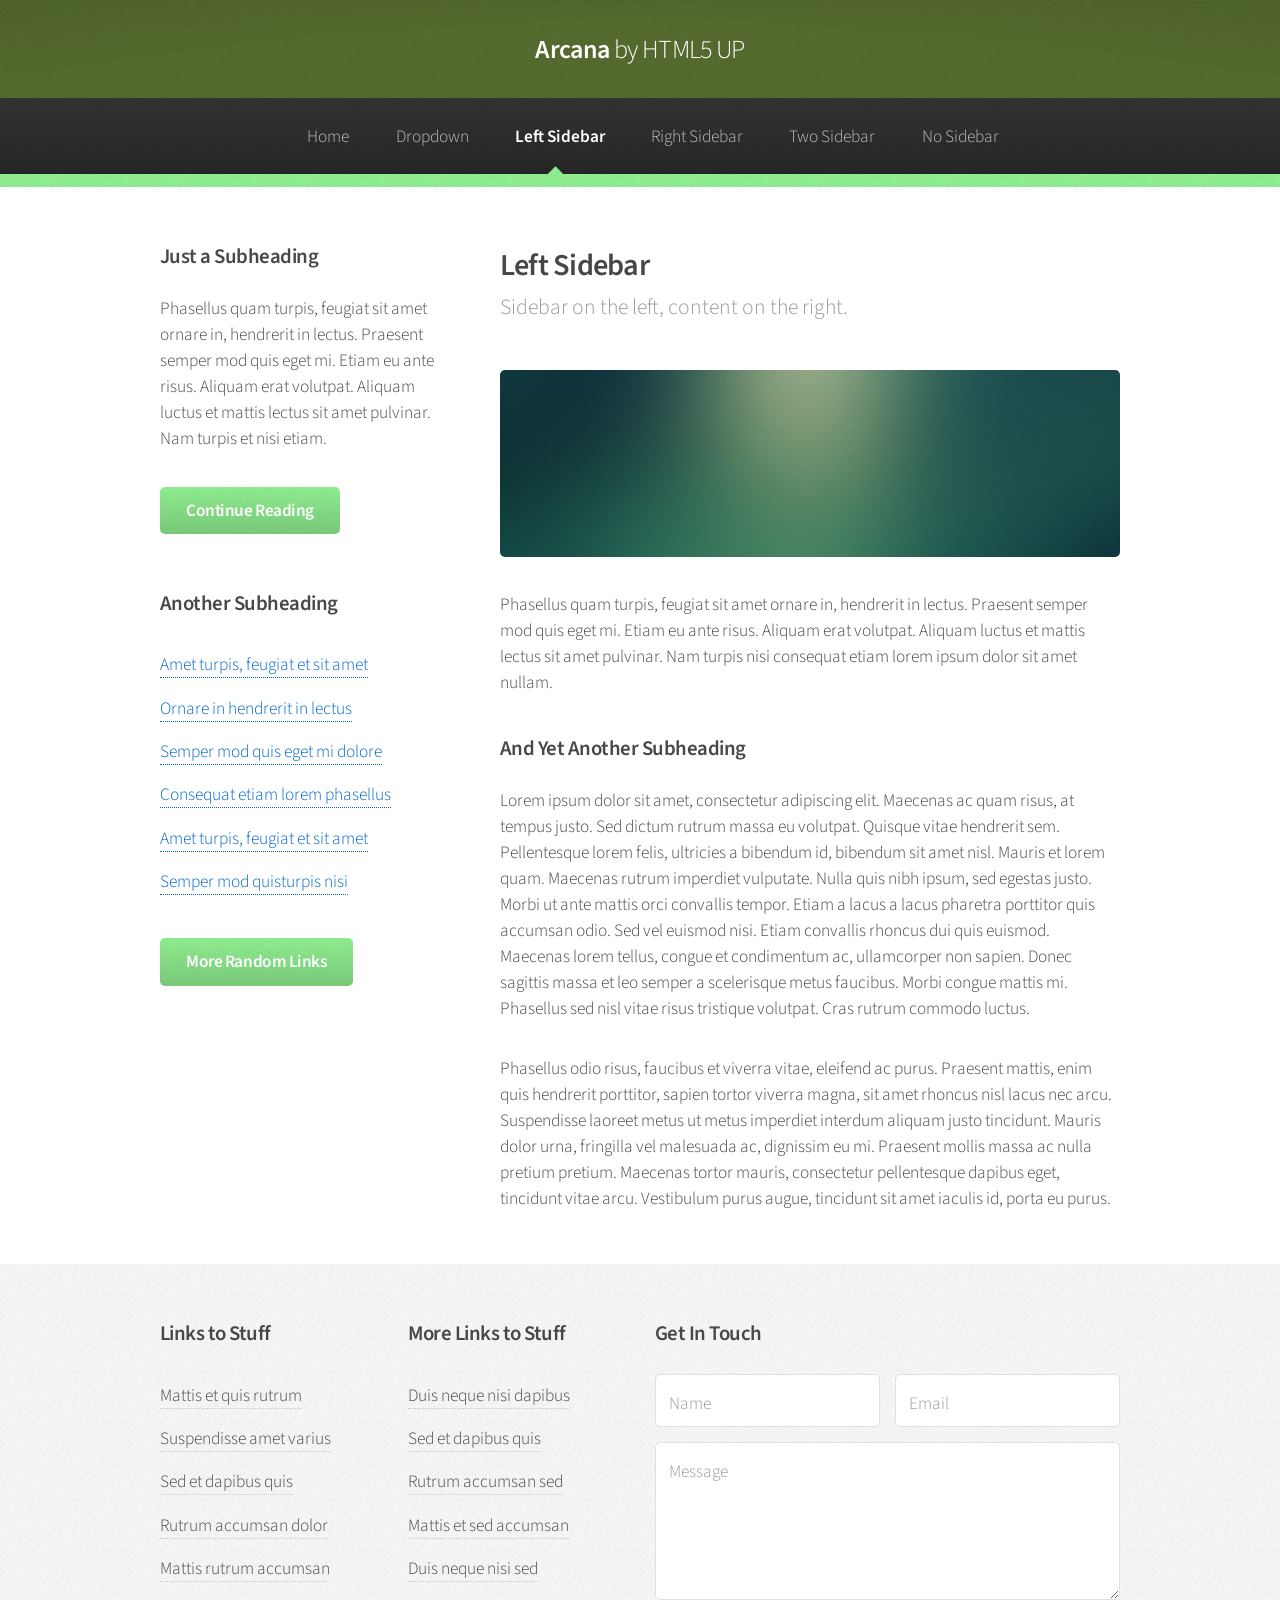
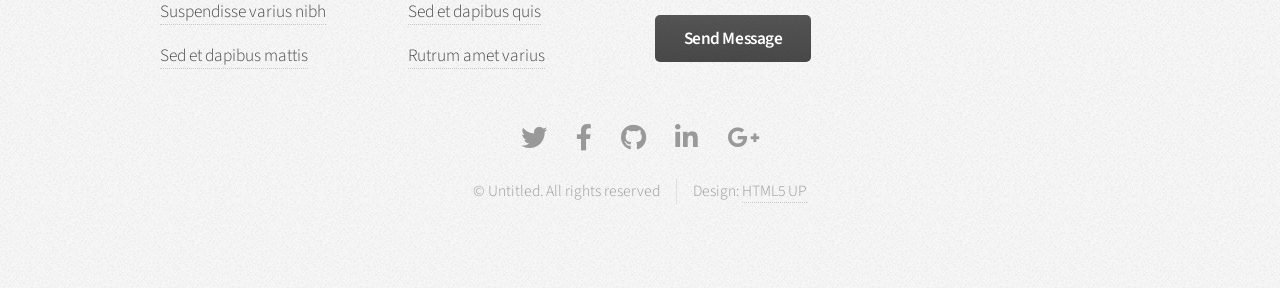
<file: left-sidebar.html>
<!DOCTYPE HTML>
<!--
	Arcana by HTML5 UP
	html5up.net | @ajlkn
	Free for personal and commercial use under the CCA 3.0 license (html5up.net/license)
-->
<html>
	<head>
		<title>Left Sidebar - Arcana by HTML5 UP</title>
		<meta charset="utf-8" />
		<meta name="viewport" content="width=device-width, initial-scale=1, user-scalable=no" />
		<link rel="stylesheet" href="assets/css/main.css" />
	</head>
	<body class="is-preload">
		<div id="page-wrapper">

			<!-- Header -->
				<div id="header">

					<!-- Logo -->
						<h1><a href="index.html" id="logo">Arcana <em>by HTML5 UP</em></a></h1>

					<!-- Nav -->
						<nav id="nav">
							<ul>
								<li><a href="index.html">Home</a></li>
								<li>
									<a href="#">Dropdown</a>
									<ul>
										<li><a href="#">Lorem dolor</a></li>
										<li><a href="#">Magna phasellus</a></li>
										<li><a href="#">Etiam sed tempus</a></li>
										<li>
											<a href="#">Submenu</a>
											<ul>
												<li><a href="#">Lorem dolor</a></li>
												<li><a href="#">Phasellus magna</a></li>
												<li><a href="#">Magna phasellus</a></li>
												<li><a href="#">Etiam nisl</a></li>
												<li><a href="#">Veroeros feugiat</a></li>
											</ul>
										</li>
										<li><a href="#">Veroeros feugiat</a></li>
									</ul>
								</li>
								<li class="current"><a href="left-sidebar.html">Left Sidebar</a></li>
								<li><a href="right-sidebar.html">Right Sidebar</a></li>
								<li><a href="two-sidebar.html">Two Sidebar</a></li>
								<li><a href="no-sidebar.html">No Sidebar</a></li>
							</ul>
						</nav>

				</div>

			<!-- Main -->
				<section class="wrapper style1">
					<div class="container">
						<div class="row gtr-200">
							<div class="col-4 col-12-narrower">
								<div id="sidebar">

									<!-- Sidebar -->

										<section>
											<h3>Just a Subheading</h3>
											<p>Phasellus quam turpis, feugiat sit amet ornare in, hendrerit in lectus.
											Praesent semper mod quis eget mi. Etiam eu ante risus. Aliquam erat volutpat.
											Aliquam luctus et mattis lectus sit amet pulvinar. Nam turpis et nisi etiam.</p>
											<footer>
												<a href="#" class="button">Continue Reading</a>
											</footer>
										</section>

										<section>
											<h3>Another Subheading</h3>
											<ul class="links">
												<li><a href="#">Amet turpis, feugiat et sit amet</a></li>
												<li><a href="#">Ornare in hendrerit in lectus</a></li>
												<li><a href="#">Semper mod quis eget mi dolore</a></li>
												<li><a href="#">Consequat etiam lorem phasellus</a></li>
												<li><a href="#">Amet turpis, feugiat et sit amet</a></li>
												<li><a href="#">Semper mod quisturpis nisi</a></li>
											</ul>
											<footer>
												<a href="#" class="button">More Random Links</a>
											</footer>
										</section>

								</div>
							</div>
							<div class="col-8  col-12-narrower imp-narrower">
								<div id="content">

									<!-- Content -->

										<article>
											<header>
												<h2>Left Sidebar</h2>
												<p>Sidebar on the left, content on the right.</p>
											</header>

											<span class="image featured"><img src="images/banner.jpg" alt="" /></span>

											<p>Phasellus quam turpis, feugiat sit amet ornare in, hendrerit in lectus.
											Praesent semper mod quis eget mi. Etiam eu ante risus. Aliquam erat volutpat.
											Aliquam luctus et mattis lectus sit amet pulvinar. Nam turpis nisi
											consequat etiam lorem ipsum dolor sit amet nullam.</p>

											<h3>And Yet Another Subheading</h3>
											<p>Lorem ipsum dolor sit amet, consectetur adipiscing elit. Maecenas ac quam risus, at tempus
											justo. Sed dictum rutrum massa eu volutpat. Quisque vitae hendrerit sem. Pellentesque lorem felis,
											ultricies a bibendum id, bibendum sit amet nisl. Mauris et lorem quam. Maecenas rutrum imperdiet
											vulputate. Nulla quis nibh ipsum, sed egestas justo. Morbi ut ante mattis orci convallis tempor.
											Etiam a lacus a lacus pharetra porttitor quis accumsan odio. Sed vel euismod nisi. Etiam convallis
											rhoncus dui quis euismod. Maecenas lorem tellus, congue et condimentum ac, ullamcorper non sapien.
											Donec sagittis massa et leo semper a scelerisque metus faucibus. Morbi congue mattis mi.
											Phasellus sed nisl vitae risus tristique volutpat. Cras rutrum commodo luctus.</p>

											<p>Phasellus odio risus, faucibus et viverra vitae, eleifend ac purus. Praesent mattis, enim
											quis hendrerit porttitor, sapien tortor viverra magna, sit amet rhoncus nisl lacus nec arcu.
											Suspendisse laoreet metus ut metus imperdiet interdum aliquam justo tincidunt. Mauris dolor urna,
											fringilla vel malesuada ac, dignissim eu mi. Praesent mollis massa ac nulla pretium pretium.
											Maecenas tortor mauris, consectetur pellentesque dapibus eget, tincidunt vitae arcu.
											Vestibulum purus augue, tincidunt sit amet iaculis id, porta eu purus.</p>
										</article>

								</div>
							</div>
						</div>
					</div>
				</section>

			<!-- Footer -->
				<div id="footer">
					<div class="container">
						<div class="row">
							<section class="col-3 col-6-narrower col-12-mobilep">
								<h3>Links to Stuff</h3>
								<ul class="links">
									<li><a href="#">Mattis et quis rutrum</a></li>
									<li><a href="#">Suspendisse amet varius</a></li>
									<li><a href="#">Sed et dapibus quis</a></li>
									<li><a href="#">Rutrum accumsan dolor</a></li>
									<li><a href="#">Mattis rutrum accumsan</a></li>
									<li><a href="#">Suspendisse varius nibh</a></li>
									<li><a href="#">Sed et dapibus mattis</a></li>
								</ul>
							</section>
							<section class="col-3 col-6-narrower col-12-mobilep">
								<h3>More Links to Stuff</h3>
								<ul class="links">
									<li><a href="#">Duis neque nisi dapibus</a></li>
									<li><a href="#">Sed et dapibus quis</a></li>
									<li><a href="#">Rutrum accumsan sed</a></li>
									<li><a href="#">Mattis et sed accumsan</a></li>
									<li><a href="#">Duis neque nisi sed</a></li>
									<li><a href="#">Sed et dapibus quis</a></li>
									<li><a href="#">Rutrum amet varius</a></li>
								</ul>
							</section>
							<section class="col-6 col-12-narrower">
								<h3>Get In Touch</h3>
								<form>
									<div class="row gtr-50">
										<div class="col-6 col-12-mobilep">
											<input type="text" name="name" id="name" placeholder="Name" />
										</div>
										<div class="col-6 col-12-mobilep">
											<input type="email" name="email" id="email" placeholder="Email" />
										</div>
										<div class="col-12">
											<textarea name="message" id="message" placeholder="Message" rows="5"></textarea>
										</div>
										<div class="col-12">
											<ul class="actions">
												<li><input type="submit" class="button alt" value="Send Message" /></li>
											</ul>
										</div>
									</div>
								</form>
							</section>
						</div>
					</div>

					<!-- Icons -->
						<ul class="icons">
							<li><a href="#" class="icon brands fa-twitter"><span class="label">Twitter</span></a></li>
							<li><a href="#" class="icon brands fa-facebook-f"><span class="label">Facebook</span></a></li>
							<li><a href="#" class="icon brands fa-github"><span class="label">GitHub</span></a></li>
							<li><a href="#" class="icon brands fa-linkedin-in"><span class="label">LinkedIn</span></a></li>
							<li><a href="#" class="icon brands fa-google-plus-g"><span class="label">Google+</span></a></li>
						</ul>

					<!-- Copyright -->
						<div class="copyright">
							<ul class="menu">
								<li>&copy; Untitled. All rights reserved</li><li>Design: <a href="http://html5up.net">HTML5 UP</a></li>
							</ul>
						</div>

				</div>

		</div>

		<!-- Scripts -->
			<script src="assets/js/jquery.min.js"></script>
			<script src="assets/js/jquery.dropotron.min.js"></script>
			<script src="assets/js/browser.min.js"></script>
			<script src="assets/js/breakpoints.min.js"></script>
			<script src="assets/js/util.js"></script>
			<script src="assets/js/main.js"></script>

	</body>
</html>
</file>
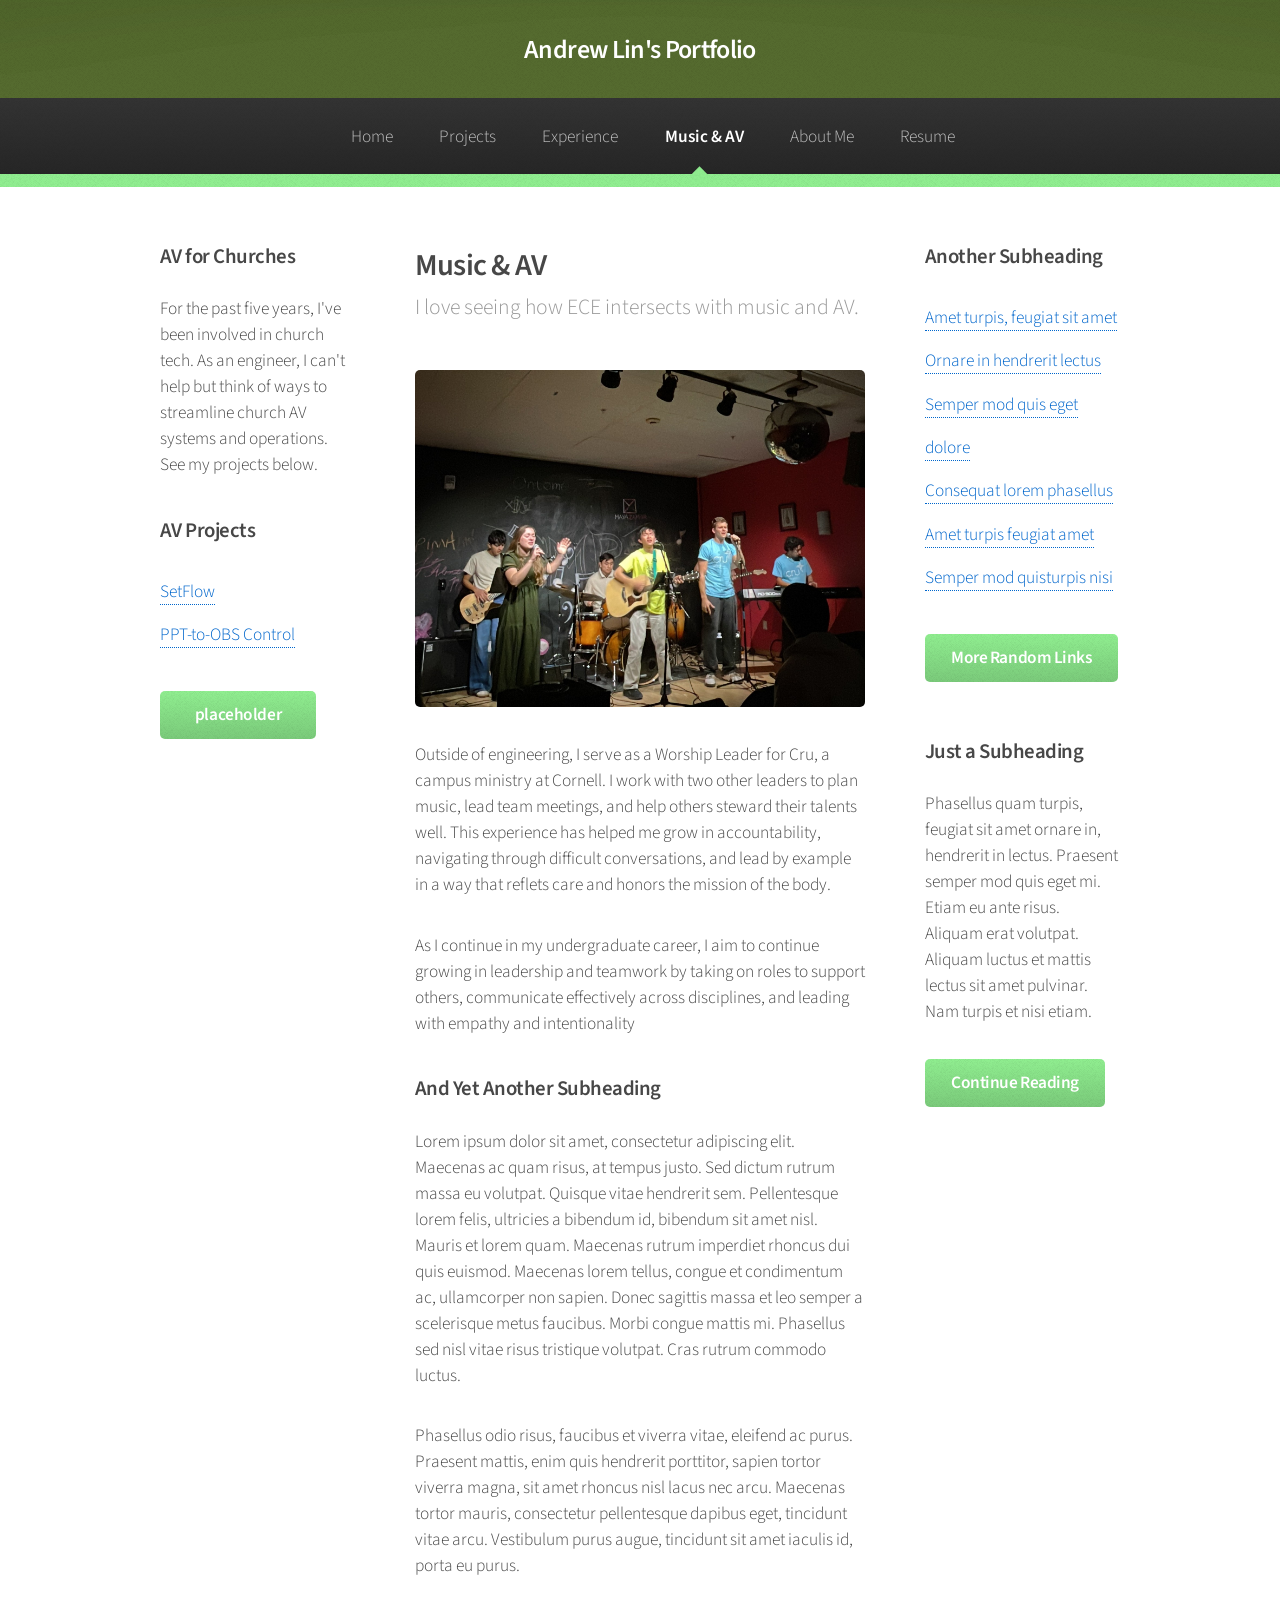
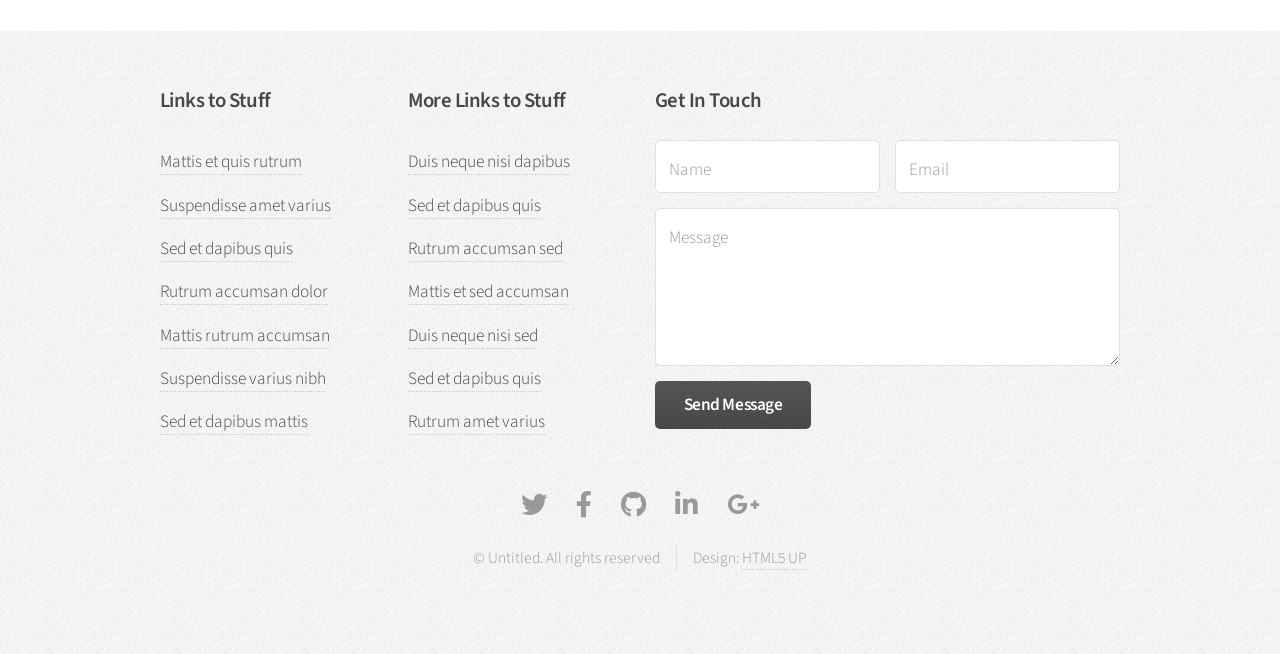
<file: music_av.html>
<!DOCTYPE HTML>
<!--
	Arcana by HTML5 UP
	html5up.net | @ajlkn
	Free for personal and commercial use under the CCA 3.0 license (html5up.net/license)
-->
<html>
	<head>
		<title>Two Sidebar - Arcana by HTML5 UP</title>
		<meta charset="utf-8" />
		<meta name="viewport" content="width=device-width, initial-scale=1, user-scalable=no" />
		<link rel="stylesheet" href="assets/css/main.css" />
	</head>
	<body class="is-preload">
		<div id="page-wrapper">

			<!-- Header -->
				<div id="header">

					<!-- Logo -->
						<h1><a href="index.html" id="logo">Andrew Lin's Portfolio</a></h1>

					<!-- Nav -->
						<nav id="nav">
							<ul>
								<li><a href="index.html">Home</a></li>
								<li>
									<a href="#">Projects</a>
									<ul>
										<li><a href="projects/lord_of_the_strings.html">Lord of the Strings</a></li>
										<li><a href="projects/PiPacer.html">PiPacer</a></li>
										<li><a href="projects/smart_home_controller.html">Smart Home Controller</a></li>
										<li><a href="#">Pegatonix (coming soon!)</a></li>
										<li>
											<a href="#">For churches</a>
											<ul>
												<li><a href="#">SetFlow</a></li>
												<li><a href="#">PPT-to-OBS Control</a></li>
											</ul>
										</li>
									</ul>
								</li>
								<li><a href="experience.html">Experience</a></li>
								<li class="current"><a href="music_av.html">Music & AV</a></li>
								<li><a href="about.html">About Me</a></li>
								<li><a href="assets/docs/Andrew%20Lin%20Redesigned%20Resume.pdf" target="_blank" rel="noopener">Resume</a></li>
							</ul>
						</nav>

				</div>

			<!-- Main -->
				<section class="wrapper style1">
					<div class="container">
						<div class="row gtr-200">
							<div class="col-3 col-12-narrower">
								<div id="sidebar1">

									<!-- Sidebar 1 -->

										<section>
											<h3>AV for Churches</h3>
											<p>For the past five years, I've been involved in church tech. As an engineer, I can't help but think of ways to streamline church AV systems and operations. See my projects below.</p>
										</section>

										<section>
											<h3>AV Projects</h3>
											<ul class="links">
												<li><a href="https://github.com/andteklin/setflow">SetFlow</a></li>
												<li><a href="https://github.com/andteklin/PPT-to-OBS-cmd">PPT-to-OBS Control</a></li>
											</ul>
											<footer>
												<a href="#" class="button">placeholder</a>
											</footer>
										</section>

								</div>
							</div>
							<div class="col-6 col-12-narrower imp-narrower">
								<div id="content">

									<!-- Content -->

										<article>
											<header>
												<h2>Music & AV</h2>
												<p>I love seeing how ECE intersects with music and AV.</p>
											</header>

											<span class="image featured"><img src="images/IMG_8218.jpg" alt="" /></span>

											<p>Outside of engineering, I serve as a Worship Leader for Cru, a campus ministry at Cornell. I work with two other leaders to plan music, lead team meetings, and help others steward their talents well. This experience has helped me grow in accountability, navigating through difficult conversations, and lead by example in a way that reflets care and honors the mission of the body.</p>
											<p>As I continue in my undergraduate career, I aim to continue growing in leadership and teamwork by taking on roles to support others, communicate effectively across disciplines, and leading with empathy and intentionality</p>

											<h3>And Yet Another Subheading</h3>
											<p>Lorem ipsum dolor sit amet, consectetur adipiscing elit. Maecenas ac quam risus, at tempus
											justo. Sed dictum rutrum massa eu volutpat. Quisque vitae hendrerit sem. Pellentesque lorem felis,
											ultricies a bibendum id, bibendum sit amet nisl. Mauris et lorem quam. Maecenas rutrum imperdiet
											rhoncus dui quis euismod. Maecenas lorem tellus, congue et condimentum ac, ullamcorper non sapien.
											Donec sagittis massa et leo semper a scelerisque metus faucibus. Morbi congue mattis mi.
											Phasellus sed nisl vitae risus tristique volutpat. Cras rutrum commodo luctus.</p>

											<p>Phasellus odio risus, faucibus et viverra vitae, eleifend ac purus. Praesent mattis, enim
											quis hendrerit porttitor, sapien tortor viverra magna, sit amet rhoncus nisl lacus nec arcu.
											Maecenas tortor mauris, consectetur pellentesque dapibus eget, tincidunt vitae arcu.
											Vestibulum purus augue, tincidunt sit amet iaculis id, porta eu purus.</p>
										</article>

								</div>
							</div>
							<div class="col-3 col-12-narrower">
								<div id="sidebar2">

									<!-- Sidebar 2 -->

										<section>
											<h3>Another Subheading</h3>
											<ul class="links">
												<li><a href="#">Amet turpis, feugiat sit amet</a></li>
												<li><a href="#">Ornare in hendrerit lectus</a></li>
												<li><a href="#">Semper mod quis eget dolore</a></li>
												<li><a href="#">Consequat lorem phasellus</a></li>
												<li><a href="#">Amet turpis feugiat amet</a></li>
												<li><a href="#">Semper mod quisturpis nisi</a></li>
											</ul>
											<footer>
												<a href="#" class="button">More Random Links</a>
											</footer>
										</section>

										<section>
											<h3>Just a Subheading</h3>
											<p>Phasellus quam turpis, feugiat sit amet ornare in, hendrerit in lectus.
											Praesent semper mod quis eget mi. Etiam eu ante risus. Aliquam erat volutpat.
											Aliquam luctus et mattis lectus sit amet pulvinar. Nam turpis et nisi etiam.</p>
											<footer>
												<a href="#" class="button">Continue Reading</a>
											</footer>
										</section>

								</div>
							</div>
						</div>
					</div>
				</section>

			<!-- Footer -->
				<div id="footer">
					<div class="container">
						<div class="row">
							<section class="col-3 col-6-narrower col-12-mobilep">
								<h3>Links to Stuff</h3>
								<ul class="links">
									<li><a href="#">Mattis et quis rutrum</a></li>
									<li><a href="#">Suspendisse amet varius</a></li>
									<li><a href="#">Sed et dapibus quis</a></li>
									<li><a href="#">Rutrum accumsan dolor</a></li>
									<li><a href="#">Mattis rutrum accumsan</a></li>
									<li><a href="#">Suspendisse varius nibh</a></li>
									<li><a href="#">Sed et dapibus mattis</a></li>
								</ul>
							</section>
							<section class="col-3 col-6-narrower col-12-mobilep">
								<h3>More Links to Stuff</h3>
								<ul class="links">
									<li><a href="#">Duis neque nisi dapibus</a></li>
									<li><a href="#">Sed et dapibus quis</a></li>
									<li><a href="#">Rutrum accumsan sed</a></li>
									<li><a href="#">Mattis et sed accumsan</a></li>
									<li><a href="#">Duis neque nisi sed</a></li>
									<li><a href="#">Sed et dapibus quis</a></li>
									<li><a href="#">Rutrum amet varius</a></li>
								</ul>
							</section>
							<section class="col-6 col-12-narrower">
								<h3>Get In Touch</h3>
								<form>
									<div class="row gtr-50">
										<div class="col-6 col-12-mobilep">
											<input type="text" name="name" id="name" placeholder="Name" />
										</div>
										<div class="col-6 col-12-mobilep">
											<input type="email" name="email" id="email" placeholder="Email" />
										</div>
										<div class="col-12">
											<textarea name="message" id="message" placeholder="Message" rows="5"></textarea>
										</div>
										<div class="col-12">
											<ul class="actions">
												<li><input type="submit" class="button alt" value="Send Message" /></li>
											</ul>
										</div>
									</div>
								</form>
							</section>
						</div>
					</div>

					<!-- Icons -->
						<ul class="icons">
							<li><a href="#" class="icon brands fa-twitter"><span class="label">Twitter</span></a></li>
							<li><a href="#" class="icon brands fa-facebook-f"><span class="label">Facebook</span></a></li>
							<li><a href="#" class="icon brands fa-github"><span class="label">GitHub</span></a></li>
							<li><a href="#" class="icon brands fa-linkedin-in"><span class="label">LinkedIn</span></a></li>
							<li><a href="#" class="icon brands fa-google-plus-g"><span class="label">Google+</span></a></li>
						</ul>

					<!-- Copyright -->
						<div class="copyright">
							<ul class="menu">
								<li>&copy; Untitled. All rights reserved</li><li>Design: <a href="http://html5up.net">HTML5 UP</a></li>
							</ul>
						</div>

				</div>

		</div>

		<!-- Scripts -->
			<script src="assets/js/jquery.min.js"></script>
			<script src="assets/js/jquery.dropotron.min.js"></script>
			<script src="assets/js/browser.min.js"></script>
			<script src="assets/js/breakpoints.min.js"></script>
			<script src="assets/js/util.js"></script>
			<script src="assets/js/main.js"></script>

	</body>
</html>
</file>
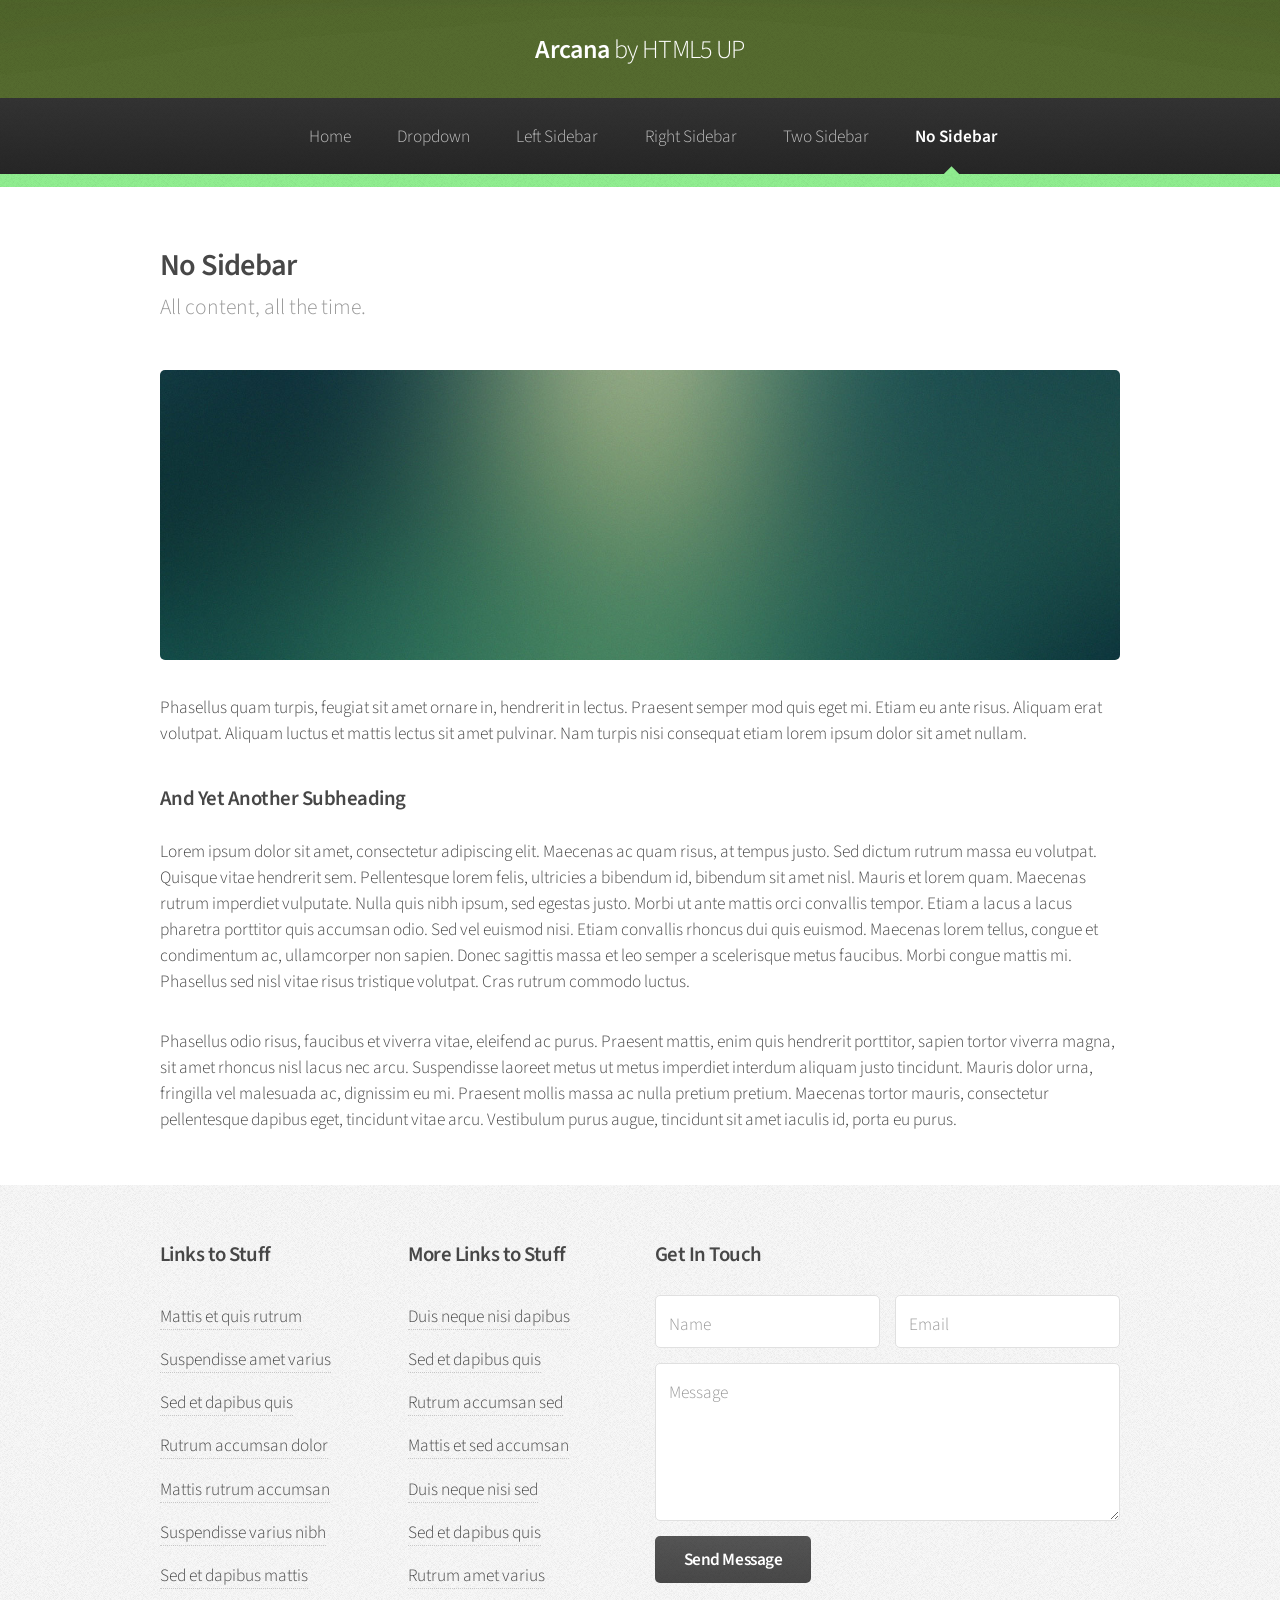
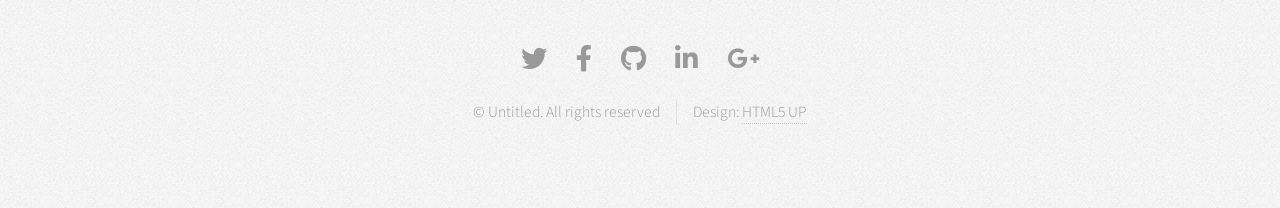
<file: no-sidebar.html>
<!DOCTYPE HTML>
<!--
	Arcana by HTML5 UP
	html5up.net | @ajlkn
	Free for personal and commercial use under the CCA 3.0 license (html5up.net/license)
-->
<html>
	<head>
		<title>No Sidebar - Arcana by HTML5 UP</title>
		<meta charset="utf-8" />
		<meta name="viewport" content="width=device-width, initial-scale=1, user-scalable=no" />
		<link rel="stylesheet" href="assets/css/main.css" />
	</head>
	<body class="is-preload">
		<div id="page-wrapper">

			<!-- Header -->
				<div id="header">

					<!-- Logo -->
						<h1><a href="index.html" id="logo">Arcana <em>by HTML5 UP</em></a></h1>

					<!-- Nav -->
						<nav id="nav">
							<ul>
								<li><a href="index.html">Home</a></li>
								<li>
									<a href="#">Dropdown</a>
									<ul>
										<li><a href="#">Lorem dolor</a></li>
										<li><a href="#">Magna phasellus</a></li>
										<li><a href="#">Etiam sed tempus</a></li>
										<li>
											<a href="#">Submenu</a>
											<ul>
												<li><a href="#">Lorem dolor</a></li>
												<li><a href="#">Phasellus magna</a></li>
												<li><a href="#">Magna phasellus</a></li>
												<li><a href="#">Etiam nisl</a></li>
												<li><a href="#">Veroeros feugiat</a></li>
											</ul>
										</li>
										<li><a href="#">Veroeros feugiat</a></li>
									</ul>
								</li>
								<li><a href="left-sidebar.html">Left Sidebar</a></li>
								<li><a href="right-sidebar.html">Right Sidebar</a></li>
								<li><a href="two-sidebar.html">Two Sidebar</a></li>
								<li class="current"><a href="no-sidebar.html">No Sidebar</a></li>
							</ul>
						</nav>

				</div>

			<!-- Main -->
				<section class="wrapper style1">
					<div class="container">
						<div id="content">

							<!-- Content -->

								<article>
									<header>
										<h2>No Sidebar</h2>
										<p>All content, all the time.</p>
									</header>

									<span class="image featured"><img src="images/banner.jpg" alt="" /></span>

									<p>Phasellus quam turpis, feugiat sit amet ornare in, hendrerit in lectus.
									Praesent semper mod quis eget mi. Etiam eu ante risus. Aliquam erat volutpat.
									Aliquam luctus et mattis lectus sit amet pulvinar. Nam turpis nisi
									consequat etiam lorem ipsum dolor sit amet nullam.</p>

									<h3>And Yet Another Subheading</h3>
									<p>Lorem ipsum dolor sit amet, consectetur adipiscing elit. Maecenas ac quam risus, at tempus
									justo. Sed dictum rutrum massa eu volutpat. Quisque vitae hendrerit sem. Pellentesque lorem felis,
									ultricies a bibendum id, bibendum sit amet nisl. Mauris et lorem quam. Maecenas rutrum imperdiet
									vulputate. Nulla quis nibh ipsum, sed egestas justo. Morbi ut ante mattis orci convallis tempor.
									Etiam a lacus a lacus pharetra porttitor quis accumsan odio. Sed vel euismod nisi. Etiam convallis
									rhoncus dui quis euismod. Maecenas lorem tellus, congue et condimentum ac, ullamcorper non sapien.
									Donec sagittis massa et leo semper a scelerisque metus faucibus. Morbi congue mattis mi.
									Phasellus sed nisl vitae risus tristique volutpat. Cras rutrum commodo luctus.</p>

									<p>Phasellus odio risus, faucibus et viverra vitae, eleifend ac purus. Praesent mattis, enim
									quis hendrerit porttitor, sapien tortor viverra magna, sit amet rhoncus nisl lacus nec arcu.
									Suspendisse laoreet metus ut metus imperdiet interdum aliquam justo tincidunt. Mauris dolor urna,
									fringilla vel malesuada ac, dignissim eu mi. Praesent mollis massa ac nulla pretium pretium.
									Maecenas tortor mauris, consectetur pellentesque dapibus eget, tincidunt vitae arcu.
									Vestibulum purus augue, tincidunt sit amet iaculis id, porta eu purus.</p>
								</article>

						</div>
					</div>
				</section>

			<!-- Footer -->
				<div id="footer">
					<div class="container">
						<div class="row">
							<section class="col-3 col-6-narrower col-12-mobilep">
								<h3>Links to Stuff</h3>
								<ul class="links">
									<li><a href="#">Mattis et quis rutrum</a></li>
									<li><a href="#">Suspendisse amet varius</a></li>
									<li><a href="#">Sed et dapibus quis</a></li>
									<li><a href="#">Rutrum accumsan dolor</a></li>
									<li><a href="#">Mattis rutrum accumsan</a></li>
									<li><a href="#">Suspendisse varius nibh</a></li>
									<li><a href="#">Sed et dapibus mattis</a></li>
								</ul>
							</section>
							<section class="col-3 col-6-narrower col-12-mobilep">
								<h3>More Links to Stuff</h3>
								<ul class="links">
									<li><a href="#">Duis neque nisi dapibus</a></li>
									<li><a href="#">Sed et dapibus quis</a></li>
									<li><a href="#">Rutrum accumsan sed</a></li>
									<li><a href="#">Mattis et sed accumsan</a></li>
									<li><a href="#">Duis neque nisi sed</a></li>
									<li><a href="#">Sed et dapibus quis</a></li>
									<li><a href="#">Rutrum amet varius</a></li>
								</ul>
							</section>
							<section class="col-6 col-12-narrower">
								<h3>Get In Touch</h3>
								<form>
									<div class="row gtr-50">
										<div class="col-6 col-12-mobilep">
											<input type="text" name="name" id="name" placeholder="Name" />
										</div>
										<div class="col-6 col-12-mobilep">
											<input type="email" name="email" id="email" placeholder="Email" />
										</div>
										<div class="col-12">
											<textarea name="message" id="message" placeholder="Message" rows="5"></textarea>
										</div>
										<div class="col-12">
											<ul class="actions">
												<li><input type="submit" class="button alt" value="Send Message" /></li>
											</ul>
										</div>
									</div>
								</form>
							</section>
						</div>
					</div>

					<!-- Icons -->
						<ul class="icons">
							<li><a href="#" class="icon brands fa-twitter"><span class="label">Twitter</span></a></li>
							<li><a href="#" class="icon brands fa-facebook-f"><span class="label">Facebook</span></a></li>
							<li><a href="#" class="icon brands fa-github"><span class="label">GitHub</span></a></li>
							<li><a href="#" class="icon brands fa-linkedin-in"><span class="label">LinkedIn</span></a></li>
							<li><a href="#" class="icon brands fa-google-plus-g"><span class="label">Google+</span></a></li>
						</ul>

					<!-- Copyright -->
						<div class="copyright">
							<ul class="menu">
								<li>&copy; Untitled. All rights reserved</li><li>Design: <a href="http://html5up.net">HTML5 UP</a></li>
							</ul>
						</div>

				</div>

		</div>

		<!-- Scripts -->
			<script src="assets/js/jquery.min.js"></script>
			<script src="assets/js/jquery.dropotron.min.js"></script>
			<script src="assets/js/browser.min.js"></script>
			<script src="assets/js/breakpoints.min.js"></script>
			<script src="assets/js/util.js"></script>
			<script src="assets/js/main.js"></script>

	</body>
</html>
</file>
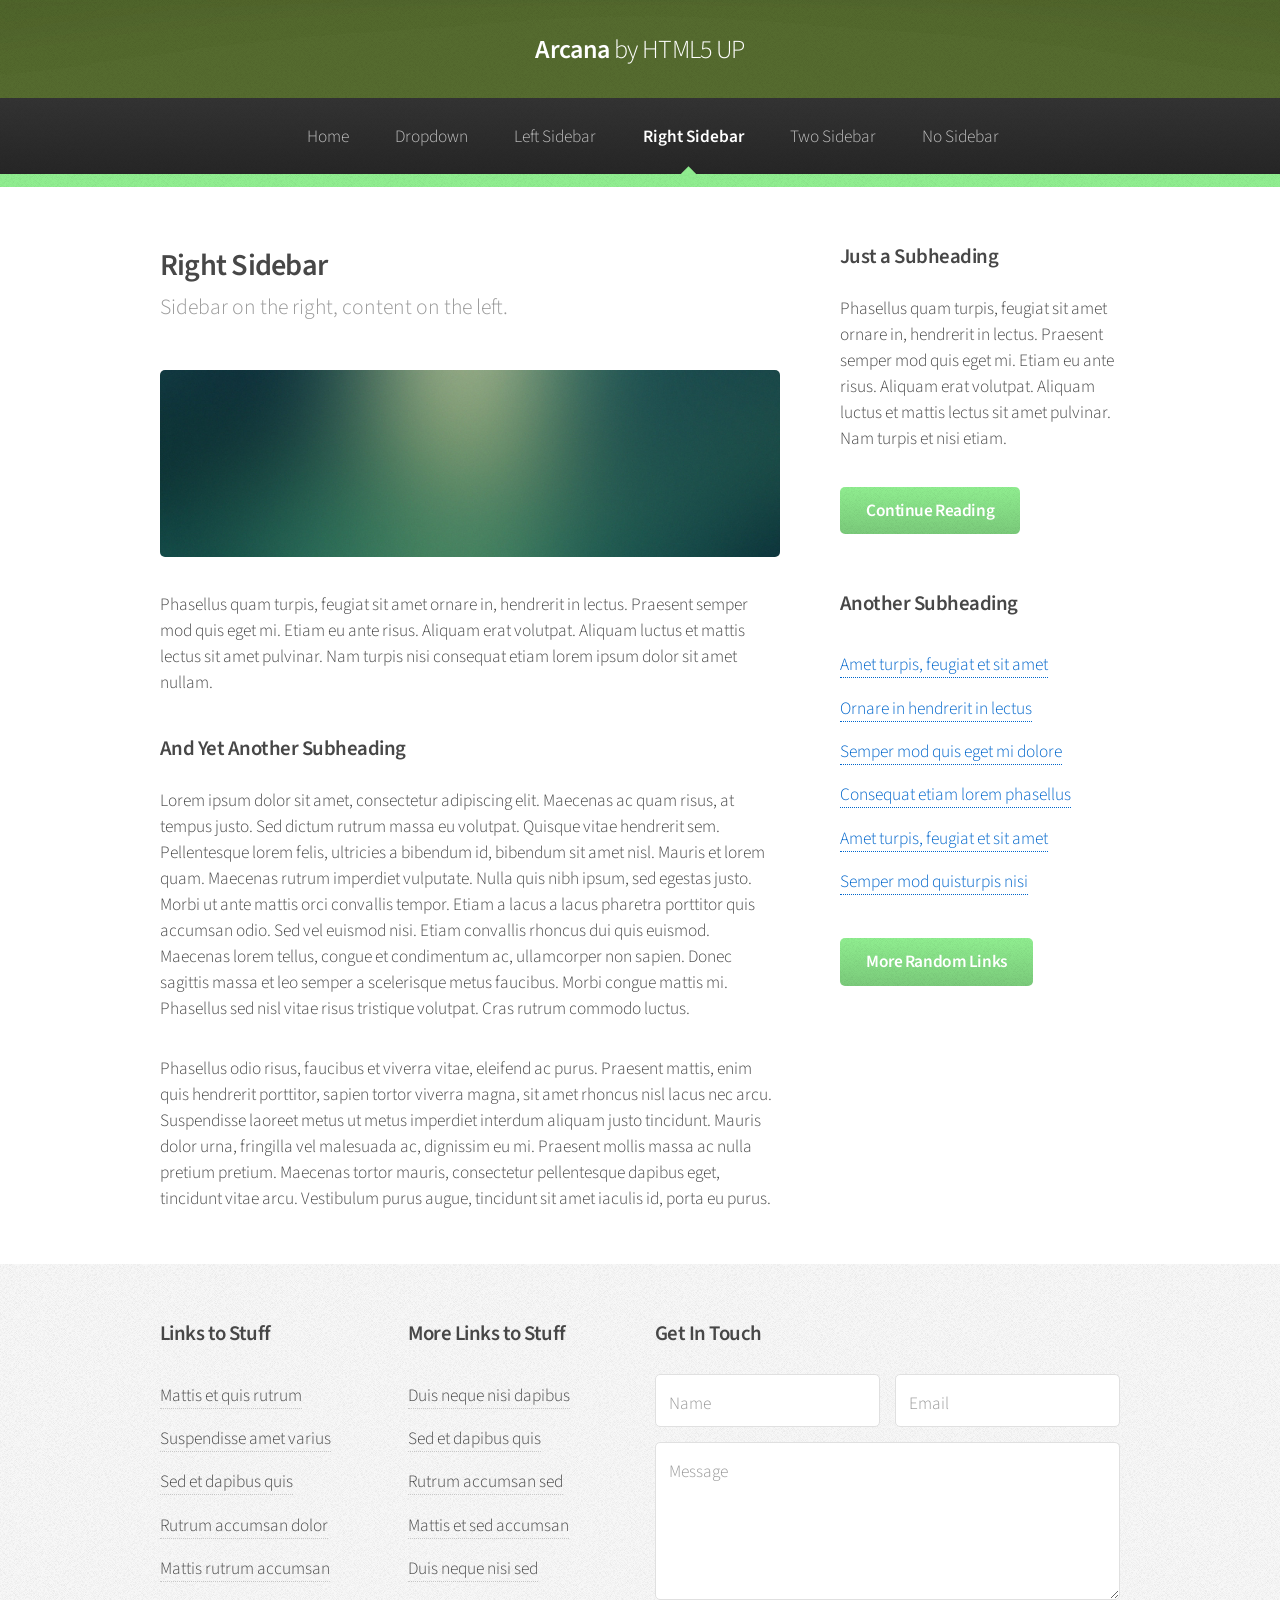
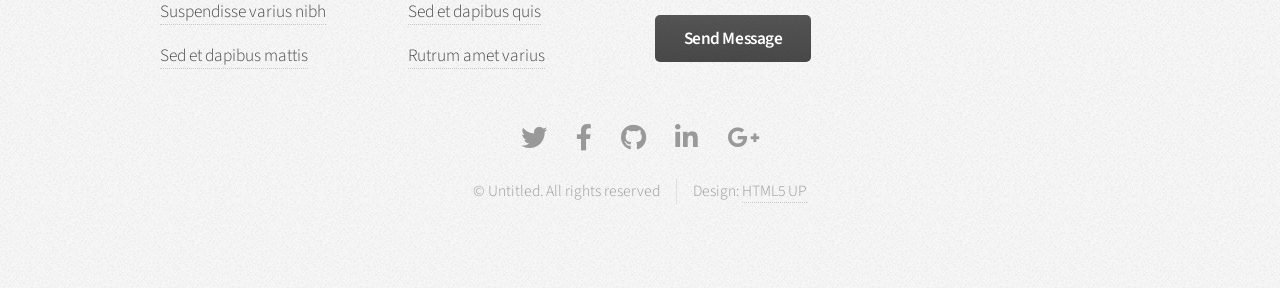
<file: right-sidebar.html>
<!DOCTYPE HTML>
<!--
	Arcana by HTML5 UP
	html5up.net | @ajlkn
	Free for personal and commercial use under the CCA 3.0 license (html5up.net/license)
-->
<html>
	<head>
		<title>Right Sidebar - Arcana by HTML5 UP</title>
		<meta charset="utf-8" />
		<meta name="viewport" content="width=device-width, initial-scale=1, user-scalable=no" />
		<link rel="stylesheet" href="assets/css/main.css" />
	</head>
	<body class="is-preload">
		<div id="page-wrapper">

			<!-- Header -->
				<div id="header">

					<!-- Logo -->
						<h1><a href="index.html" id="logo">Arcana <em>by HTML5 UP</em></a></h1>

					<!-- Nav -->
						<nav id="nav">
							<ul>
								<li><a href="index.html">Home</a></li>
								<li>
									<a href="#">Dropdown</a>
									<ul>
										<li><a href="#">Lorem dolor</a></li>
										<li><a href="#">Magna phasellus</a></li>
										<li><a href="#">Etiam sed tempus</a></li>
										<li>
											<a href="#">Submenu</a>
											<ul>
												<li><a href="#">Lorem dolor</a></li>
												<li><a href="#">Phasellus magna</a></li>
												<li><a href="#">Magna phasellus</a></li>
												<li><a href="#">Etiam nisl</a></li>
												<li><a href="#">Veroeros feugiat</a></li>
											</ul>
										</li>
										<li><a href="#">Veroeros feugiat</a></li>
									</ul>
								</li>
								<li><a href="left-sidebar.html">Left Sidebar</a></li>
								<li class="current"><a href="right-sidebar.html">Right Sidebar</a></li>
								<li><a href="two-sidebar.html">Two Sidebar</a></li>
								<li><a href="no-sidebar.html">No Sidebar</a></li>
							</ul>
						</nav>

				</div>

			<!-- Main -->
				<section class="wrapper style1">
					<div class="container">
						<div class="row gtr-200">
							<div class="col-8 col-12-narrower">
								<div id="content">

									<!-- Content -->

										<article>
											<header>
												<h2>Right Sidebar</h2>
												<p>Sidebar on the right, content on the left.</p>
											</header>

											<span class="image featured"><img src="images/banner.jpg" alt="" /></span>

											<p>Phasellus quam turpis, feugiat sit amet ornare in, hendrerit in lectus.
											Praesent semper mod quis eget mi. Etiam eu ante risus. Aliquam erat volutpat.
											Aliquam luctus et mattis lectus sit amet pulvinar. Nam turpis nisi
											consequat etiam lorem ipsum dolor sit amet nullam.</p>

											<h3>And Yet Another Subheading</h3>
											<p>Lorem ipsum dolor sit amet, consectetur adipiscing elit. Maecenas ac quam risus, at tempus
											justo. Sed dictum rutrum massa eu volutpat. Quisque vitae hendrerit sem. Pellentesque lorem felis,
											ultricies a bibendum id, bibendum sit amet nisl. Mauris et lorem quam. Maecenas rutrum imperdiet
											vulputate. Nulla quis nibh ipsum, sed egestas justo. Morbi ut ante mattis orci convallis tempor.
											Etiam a lacus a lacus pharetra porttitor quis accumsan odio. Sed vel euismod nisi. Etiam convallis
											rhoncus dui quis euismod. Maecenas lorem tellus, congue et condimentum ac, ullamcorper non sapien.
											Donec sagittis massa et leo semper a scelerisque metus faucibus. Morbi congue mattis mi.
											Phasellus sed nisl vitae risus tristique volutpat. Cras rutrum commodo luctus.</p>

											<p>Phasellus odio risus, faucibus et viverra vitae, eleifend ac purus. Praesent mattis, enim
											quis hendrerit porttitor, sapien tortor viverra magna, sit amet rhoncus nisl lacus nec arcu.
											Suspendisse laoreet metus ut metus imperdiet interdum aliquam justo tincidunt. Mauris dolor urna,
											fringilla vel malesuada ac, dignissim eu mi. Praesent mollis massa ac nulla pretium pretium.
											Maecenas tortor mauris, consectetur pellentesque dapibus eget, tincidunt vitae arcu.
											Vestibulum purus augue, tincidunt sit amet iaculis id, porta eu purus.</p>
										</article>

								</div>
							</div>
							<div class="col-4 col-12-narrower">
								<div id="sidebar">

									<!-- Sidebar -->

										<section>
											<h3>Just a Subheading</h3>
											<p>Phasellus quam turpis, feugiat sit amet ornare in, hendrerit in lectus.
											Praesent semper mod quis eget mi. Etiam eu ante risus. Aliquam erat volutpat.
											Aliquam luctus et mattis lectus sit amet pulvinar. Nam turpis et nisi etiam.</p>
											<footer>
												<a href="#" class="button">Continue Reading</a>
											</footer>
										</section>

										<section>
											<h3>Another Subheading</h3>
											<ul class="links">
												<li><a href="#">Amet turpis, feugiat et sit amet</a></li>
												<li><a href="#">Ornare in hendrerit in lectus</a></li>
												<li><a href="#">Semper mod quis eget mi dolore</a></li>
												<li><a href="#">Consequat etiam lorem phasellus</a></li>
												<li><a href="#">Amet turpis, feugiat et sit amet</a></li>
												<li><a href="#">Semper mod quisturpis nisi</a></li>
											</ul>
											<footer>
												<a href="#" class="button">More Random Links</a>
											</footer>
										</section>

								</div>
							</div>
						</div>
					</div>
				</section>

			<!-- Footer -->
				<div id="footer">
					<div class="container">
						<div class="row">
							<section class="col-3 col-6-narrower col-12-mobilep">
								<h3>Links to Stuff</h3>
								<ul class="links">
									<li><a href="#">Mattis et quis rutrum</a></li>
									<li><a href="#">Suspendisse amet varius</a></li>
									<li><a href="#">Sed et dapibus quis</a></li>
									<li><a href="#">Rutrum accumsan dolor</a></li>
									<li><a href="#">Mattis rutrum accumsan</a></li>
									<li><a href="#">Suspendisse varius nibh</a></li>
									<li><a href="#">Sed et dapibus mattis</a></li>
								</ul>
							</section>
							<section class="col-3 col-6-narrower col-12-mobilep">
								<h3>More Links to Stuff</h3>
								<ul class="links">
									<li><a href="#">Duis neque nisi dapibus</a></li>
									<li><a href="#">Sed et dapibus quis</a></li>
									<li><a href="#">Rutrum accumsan sed</a></li>
									<li><a href="#">Mattis et sed accumsan</a></li>
									<li><a href="#">Duis neque nisi sed</a></li>
									<li><a href="#">Sed et dapibus quis</a></li>
									<li><a href="#">Rutrum amet varius</a></li>
								</ul>
							</section>
							<section class="col-6 col-12-narrower">
								<h3>Get In Touch</h3>
								<form>
									<div class="row gtr-50">
										<div class="col-6 col-12-mobilep">
											<input type="text" name="name" id="name" placeholder="Name" />
										</div>
										<div class="col-6 col-12-mobilep">
											<input type="email" name="email" id="email" placeholder="Email" />
										</div>
										<div class="col-12">
											<textarea name="message" id="message" placeholder="Message" rows="5"></textarea>
										</div>
										<div class="col-12">
											<ul class="actions">
												<li><input type="submit" class="button alt" value="Send Message" /></li>
											</ul>
										</div>
									</div>
								</form>
							</section>
						</div>
					</div>

					<!-- Icons -->
						<ul class="icons">
							<li><a href="#" class="icon brands fa-twitter"><span class="label">Twitter</span></a></li>
							<li><a href="#" class="icon brands fa-facebook-f"><span class="label">Facebook</span></a></li>
							<li><a href="#" class="icon brands fa-github"><span class="label">GitHub</span></a></li>
							<li><a href="#" class="icon brands fa-linkedin-in"><span class="label">LinkedIn</span></a></li>
							<li><a href="#" class="icon brands fa-google-plus-g"><span class="label">Google+</span></a></li>
						</ul>

					<!-- Copyright -->
						<div class="copyright">
							<ul class="menu">
								<li>&copy; Untitled. All rights reserved</li><li>Design: <a href="http://html5up.net">HTML5 UP</a></li>
							</ul>
						</div>

				</div>

		</div>

		<!-- Scripts -->
			<script src="assets/js/jquery.min.js"></script>
			<script src="assets/js/jquery.dropotron.min.js"></script>
			<script src="assets/js/browser.min.js"></script>
			<script src="assets/js/breakpoints.min.js"></script>
			<script src="assets/js/util.js"></script>
			<script src="assets/js/main.js"></script>

	</body>
</html>
</file>
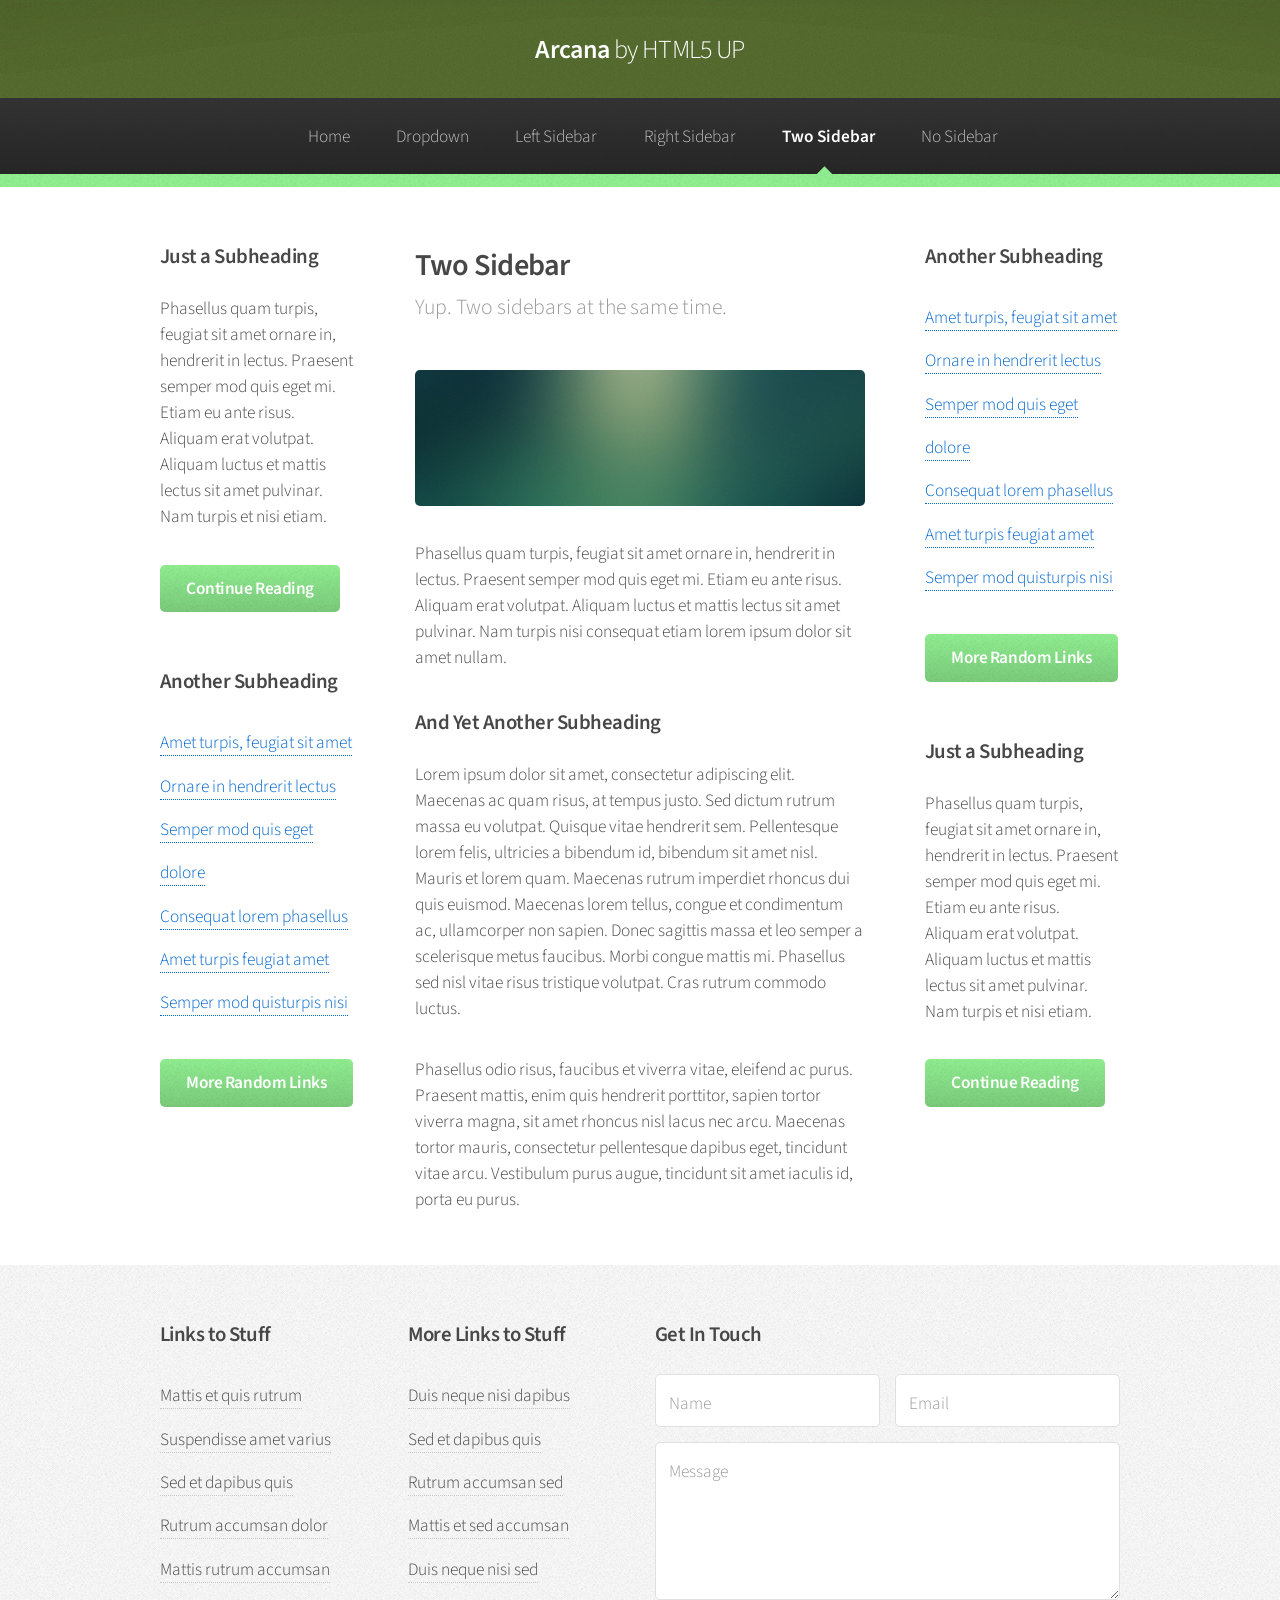
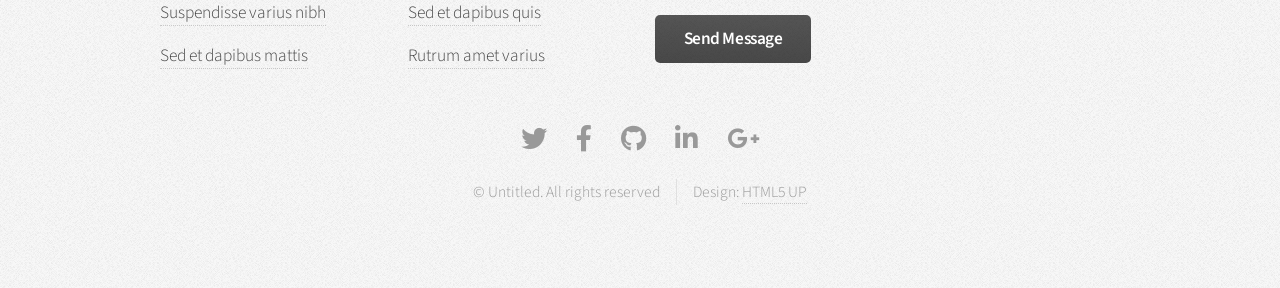
<file: two-sidebar.html>
<!DOCTYPE HTML>
<!--
	Arcana by HTML5 UP
	html5up.net | @ajlkn
	Free for personal and commercial use under the CCA 3.0 license (html5up.net/license)
-->
<html>
	<head>
		<title>Two Sidebar - Arcana by HTML5 UP</title>
		<meta charset="utf-8" />
		<meta name="viewport" content="width=device-width, initial-scale=1, user-scalable=no" />
		<link rel="stylesheet" href="assets/css/main.css" />
	</head>
	<body class="is-preload">
		<div id="page-wrapper">

			<!-- Header -->
				<div id="header">

					<!-- Logo -->
						<h1><a href="index.html" id="logo">Arcana <em>by HTML5 UP</em></a></h1>

					<!-- Nav -->
						<nav id="nav">
							<ul>
								<li><a href="index.html">Home</a></li>
								<li>
									<a href="#">Dropdown</a>
									<ul>
										<li><a href="#">Lorem dolor</a></li>
										<li><a href="#">Magna phasellus</a></li>
										<li><a href="#">Etiam sed tempus</a></li>
										<li>
											<a href="#">Submenu</a>
											<ul>
												<li><a href="#">Lorem dolor</a></li>
												<li><a href="#">Phasellus magna</a></li>
												<li><a href="#">Magna phasellus</a></li>
												<li><a href="#">Etiam nisl</a></li>
												<li><a href="#">Veroeros feugiat</a></li>
											</ul>
										</li>
										<li><a href="#">Veroeros feugiat</a></li>
									</ul>
								</li>
								<li><a href="left-sidebar.html">Left Sidebar</a></li>
								<li><a href="right-sidebar.html">Right Sidebar</a></li>
								<li class="current"><a href="two-sidebar.html">Two Sidebar</a></li>
								<li><a href="no-sidebar.html">No Sidebar</a></li>
							</ul>
						</nav>

				</div>

			<!-- Main -->
				<section class="wrapper style1">
					<div class="container">
						<div class="row gtr-200">
							<div class="col-3 col-12-narrower">
								<div id="sidebar1">

									<!-- Sidebar 1 -->

										<section>
											<h3>Just a Subheading</h3>
											<p>Phasellus quam turpis, feugiat sit amet ornare in, hendrerit in lectus.
											Praesent semper mod quis eget mi. Etiam eu ante risus. Aliquam erat volutpat.
											Aliquam luctus et mattis lectus sit amet pulvinar. Nam turpis et nisi etiam.</p>
											<footer>
												<a href="#" class="button">Continue Reading</a>
											</footer>
										</section>

										<section>
											<h3>Another Subheading</h3>
											<ul class="links">
												<li><a href="#">Amet turpis, feugiat sit amet</a></li>
												<li><a href="#">Ornare in hendrerit lectus</a></li>
												<li><a href="#">Semper mod quis eget dolore</a></li>
												<li><a href="#">Consequat lorem phasellus</a></li>
												<li><a href="#">Amet turpis feugiat amet</a></li>
												<li><a href="#">Semper mod quisturpis nisi</a></li>
											</ul>
											<footer>
												<a href="#" class="button">More Random Links</a>
											</footer>
										</section>

								</div>
							</div>
							<div class="col-6 col-12-narrower imp-narrower">
								<div id="content">

									<!-- Content -->

										<article>
											<header>
												<h2>Two Sidebar</h2>
												<p>Yup. Two sidebars at the same time.</p>
											</header>

											<span class="image featured"><img src="images/banner.jpg" alt="" /></span>

											<p>Phasellus quam turpis, feugiat sit amet ornare in, hendrerit in lectus.
											Praesent semper mod quis eget mi. Etiam eu ante risus. Aliquam erat volutpat.
											Aliquam luctus et mattis lectus sit amet pulvinar. Nam turpis nisi
											consequat etiam lorem ipsum dolor sit amet nullam.</p>

											<h3>And Yet Another Subheading</h3>
											<p>Lorem ipsum dolor sit amet, consectetur adipiscing elit. Maecenas ac quam risus, at tempus
											justo. Sed dictum rutrum massa eu volutpat. Quisque vitae hendrerit sem. Pellentesque lorem felis,
											ultricies a bibendum id, bibendum sit amet nisl. Mauris et lorem quam. Maecenas rutrum imperdiet
											rhoncus dui quis euismod. Maecenas lorem tellus, congue et condimentum ac, ullamcorper non sapien.
											Donec sagittis massa et leo semper a scelerisque metus faucibus. Morbi congue mattis mi.
											Phasellus sed nisl vitae risus tristique volutpat. Cras rutrum commodo luctus.</p>

											<p>Phasellus odio risus, faucibus et viverra vitae, eleifend ac purus. Praesent mattis, enim
											quis hendrerit porttitor, sapien tortor viverra magna, sit amet rhoncus nisl lacus nec arcu.
											Maecenas tortor mauris, consectetur pellentesque dapibus eget, tincidunt vitae arcu.
											Vestibulum purus augue, tincidunt sit amet iaculis id, porta eu purus.</p>
										</article>

								</div>
							</div>
							<div class="col-3 col-12-narrower">
								<div id="sidebar2">

									<!-- Sidebar 2 -->

										<section>
											<h3>Another Subheading</h3>
											<ul class="links">
												<li><a href="#">Amet turpis, feugiat sit amet</a></li>
												<li><a href="#">Ornare in hendrerit lectus</a></li>
												<li><a href="#">Semper mod quis eget dolore</a></li>
												<li><a href="#">Consequat lorem phasellus</a></li>
												<li><a href="#">Amet turpis feugiat amet</a></li>
												<li><a href="#">Semper mod quisturpis nisi</a></li>
											</ul>
											<footer>
												<a href="#" class="button">More Random Links</a>
											</footer>
										</section>

										<section>
											<h3>Just a Subheading</h3>
											<p>Phasellus quam turpis, feugiat sit amet ornare in, hendrerit in lectus.
											Praesent semper mod quis eget mi. Etiam eu ante risus. Aliquam erat volutpat.
											Aliquam luctus et mattis lectus sit amet pulvinar. Nam turpis et nisi etiam.</p>
											<footer>
												<a href="#" class="button">Continue Reading</a>
											</footer>
										</section>

								</div>
							</div>
						</div>
					</div>
				</section>

			<!-- Footer -->
				<div id="footer">
					<div class="container">
						<div class="row">
							<section class="col-3 col-6-narrower col-12-mobilep">
								<h3>Links to Stuff</h3>
								<ul class="links">
									<li><a href="#">Mattis et quis rutrum</a></li>
									<li><a href="#">Suspendisse amet varius</a></li>
									<li><a href="#">Sed et dapibus quis</a></li>
									<li><a href="#">Rutrum accumsan dolor</a></li>
									<li><a href="#">Mattis rutrum accumsan</a></li>
									<li><a href="#">Suspendisse varius nibh</a></li>
									<li><a href="#">Sed et dapibus mattis</a></li>
								</ul>
							</section>
							<section class="col-3 col-6-narrower col-12-mobilep">
								<h3>More Links to Stuff</h3>
								<ul class="links">
									<li><a href="#">Duis neque nisi dapibus</a></li>
									<li><a href="#">Sed et dapibus quis</a></li>
									<li><a href="#">Rutrum accumsan sed</a></li>
									<li><a href="#">Mattis et sed accumsan</a></li>
									<li><a href="#">Duis neque nisi sed</a></li>
									<li><a href="#">Sed et dapibus quis</a></li>
									<li><a href="#">Rutrum amet varius</a></li>
								</ul>
							</section>
							<section class="col-6 col-12-narrower">
								<h3>Get In Touch</h3>
								<form>
									<div class="row gtr-50">
										<div class="col-6 col-12-mobilep">
											<input type="text" name="name" id="name" placeholder="Name" />
										</div>
										<div class="col-6 col-12-mobilep">
											<input type="email" name="email" id="email" placeholder="Email" />
										</div>
										<div class="col-12">
											<textarea name="message" id="message" placeholder="Message" rows="5"></textarea>
										</div>
										<div class="col-12">
											<ul class="actions">
												<li><input type="submit" class="button alt" value="Send Message" /></li>
											</ul>
										</div>
									</div>
								</form>
							</section>
						</div>
					</div>

					<!-- Icons -->
						<ul class="icons">
							<li><a href="#" class="icon brands fa-twitter"><span class="label">Twitter</span></a></li>
							<li><a href="#" class="icon brands fa-facebook-f"><span class="label">Facebook</span></a></li>
							<li><a href="#" class="icon brands fa-github"><span class="label">GitHub</span></a></li>
							<li><a href="#" class="icon brands fa-linkedin-in"><span class="label">LinkedIn</span></a></li>
							<li><a href="#" class="icon brands fa-google-plus-g"><span class="label">Google+</span></a></li>
						</ul>

					<!-- Copyright -->
						<div class="copyright">
							<ul class="menu">
								<li>&copy; Untitled. All rights reserved</li><li>Design: <a href="http://html5up.net">HTML5 UP</a></li>
							</ul>
						</div>

				</div>

		</div>

		<!-- Scripts -->
			<script src="assets/js/jquery.min.js"></script>
			<script src="assets/js/jquery.dropotron.min.js"></script>
			<script src="assets/js/browser.min.js"></script>
			<script src="assets/js/breakpoints.min.js"></script>
			<script src="assets/js/util.js"></script>
			<script src="assets/js/main.js"></script>

	</body>
</html>
</file>
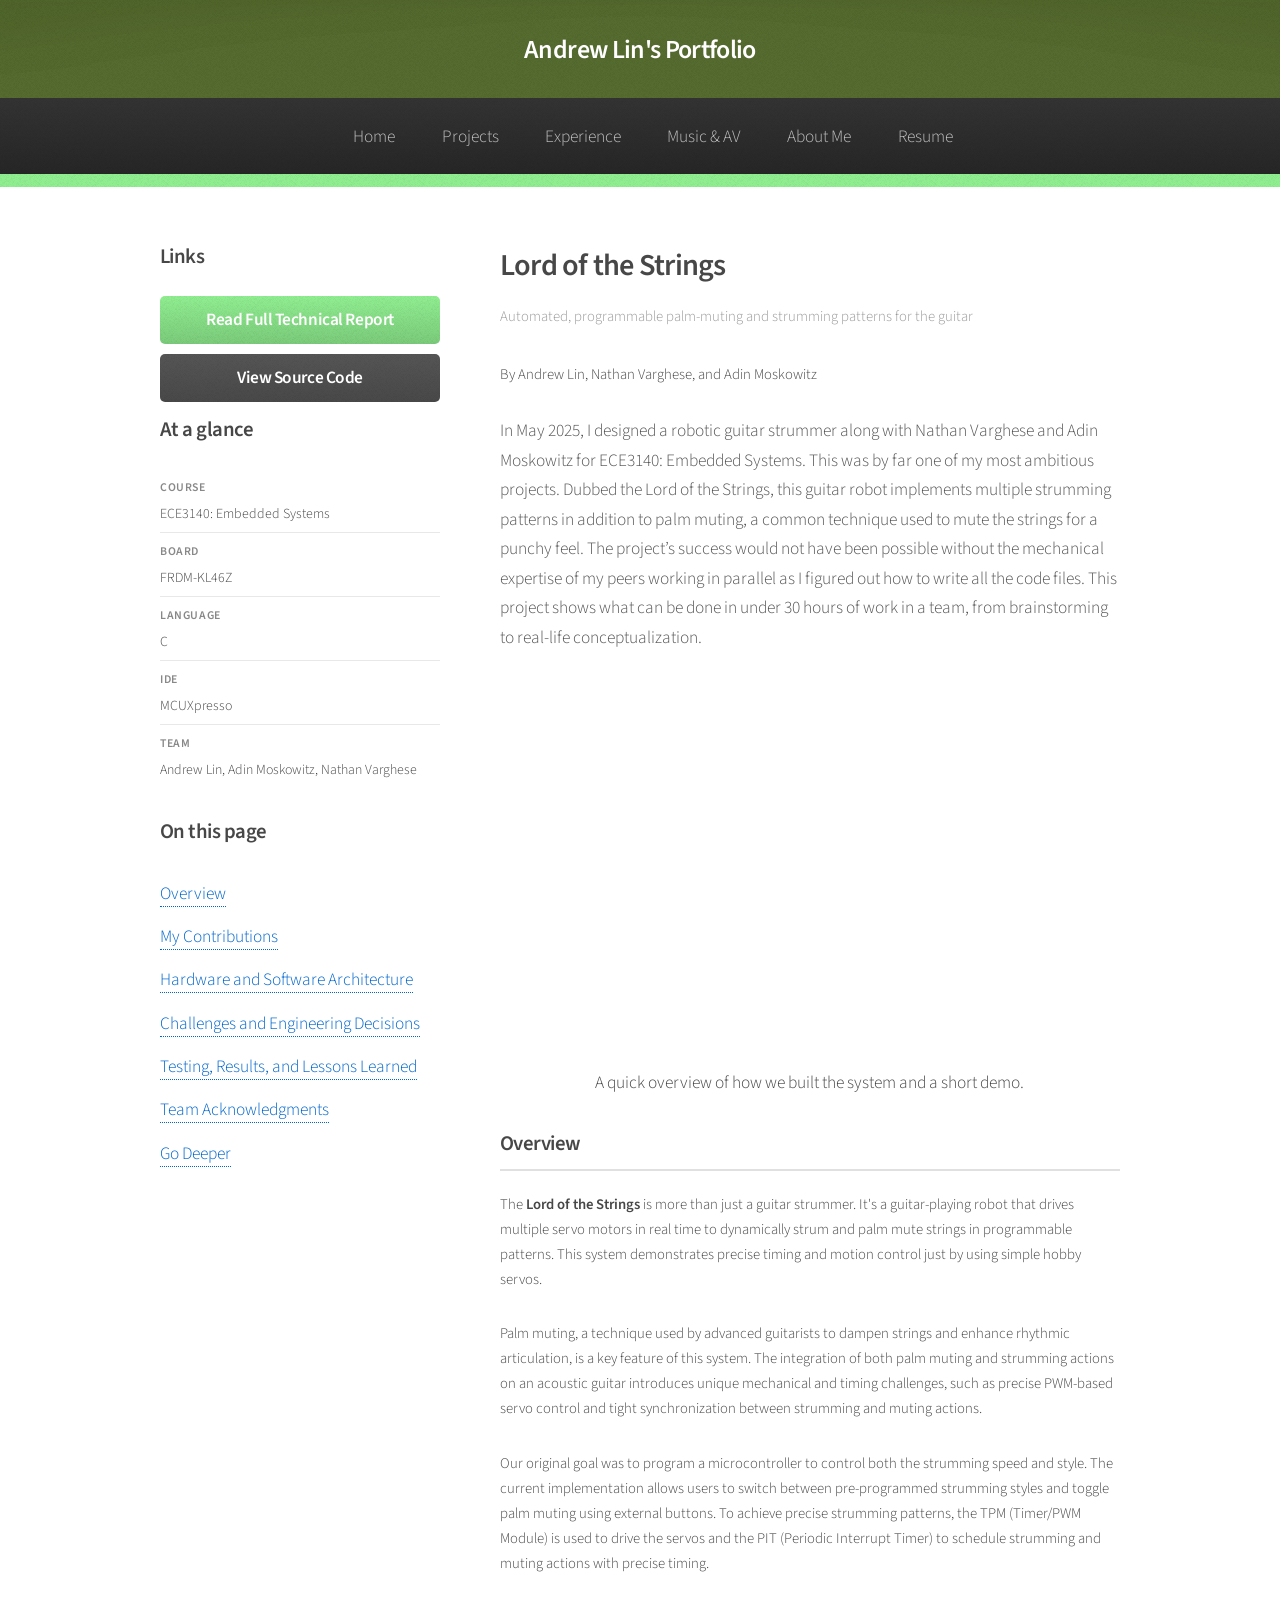
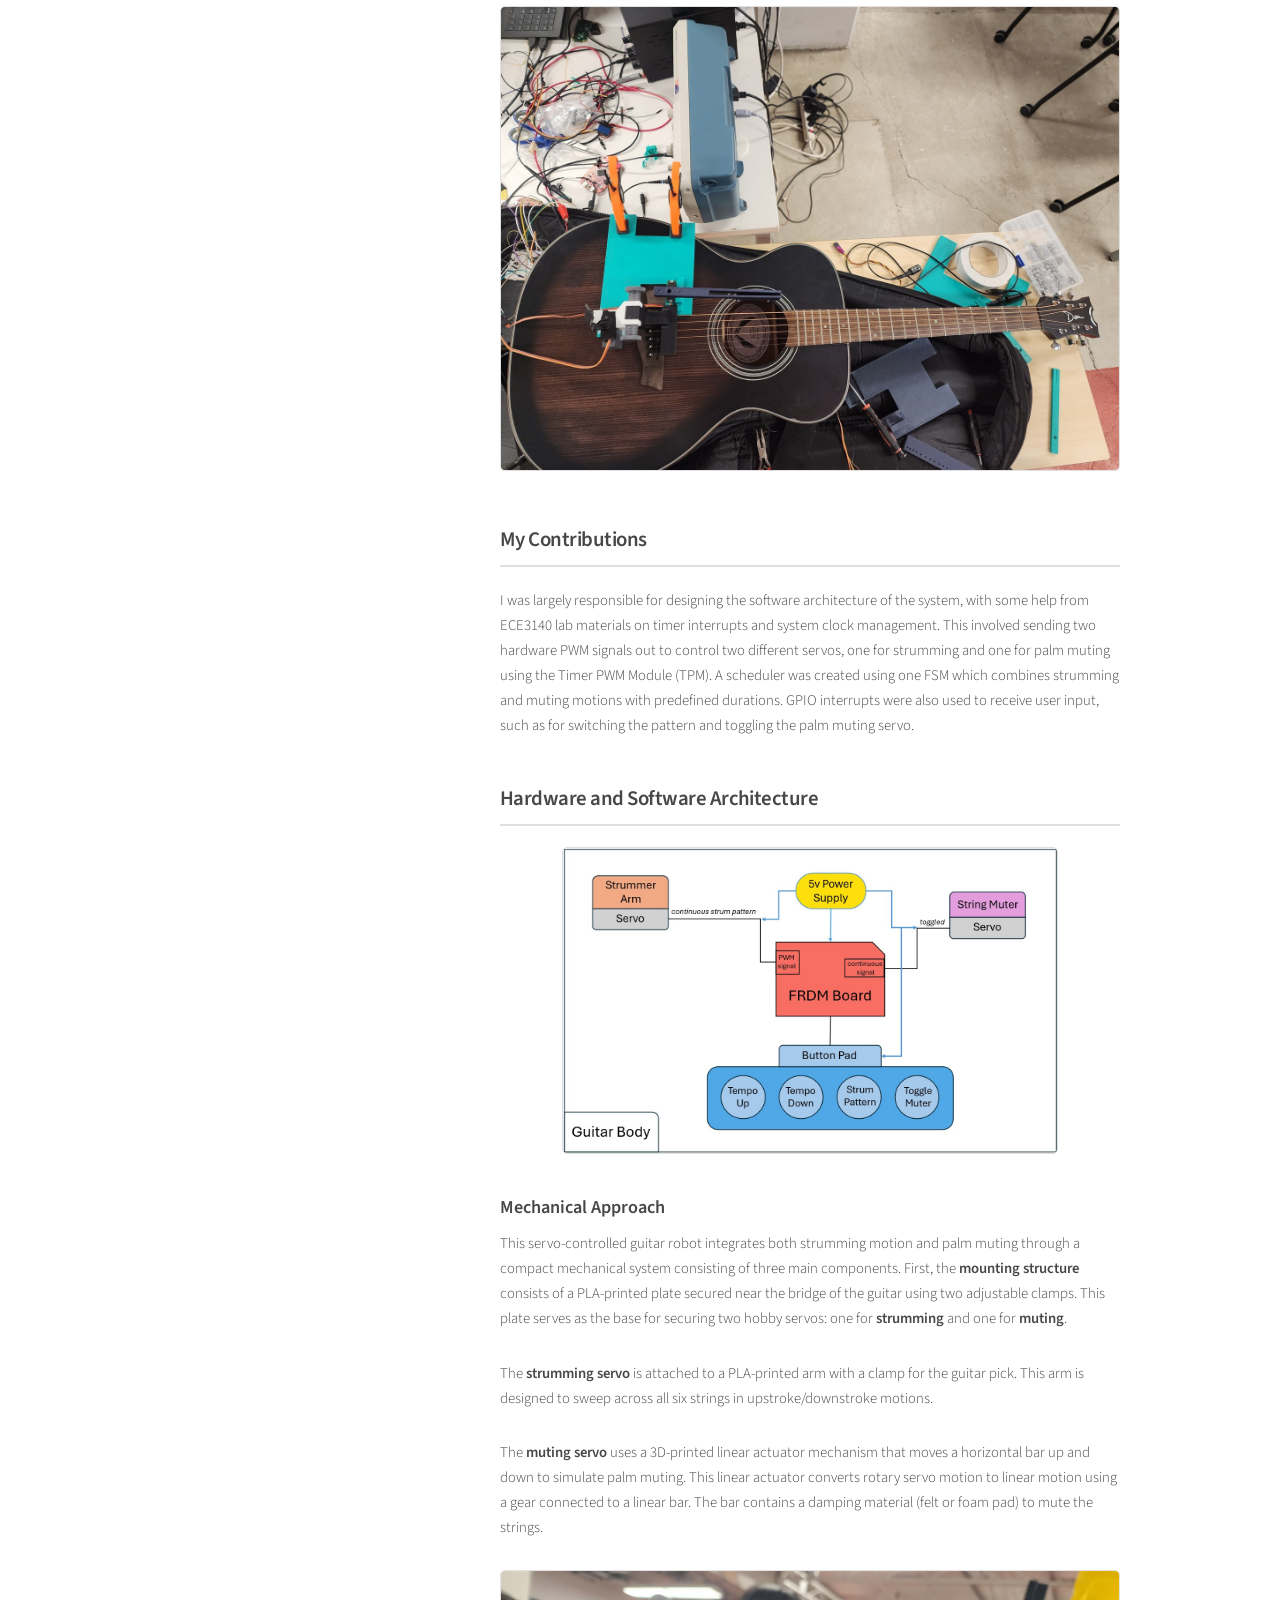
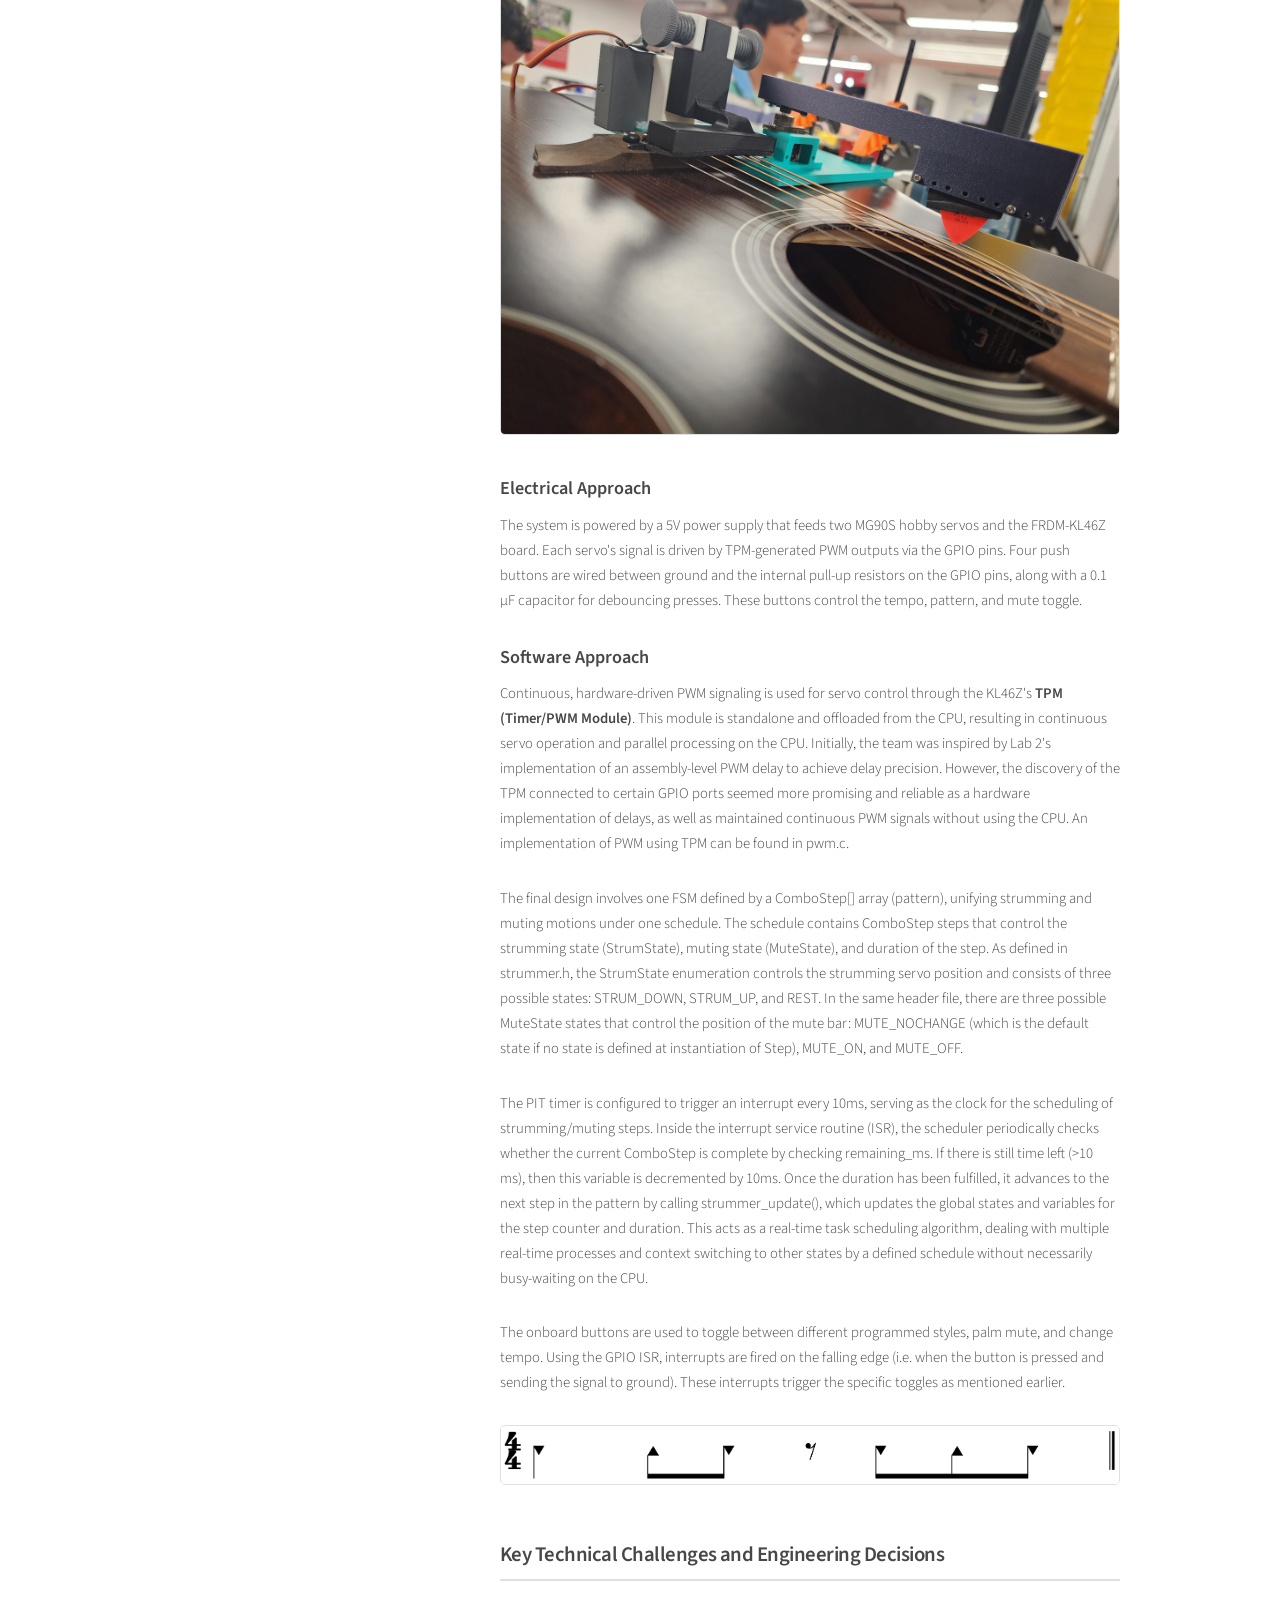
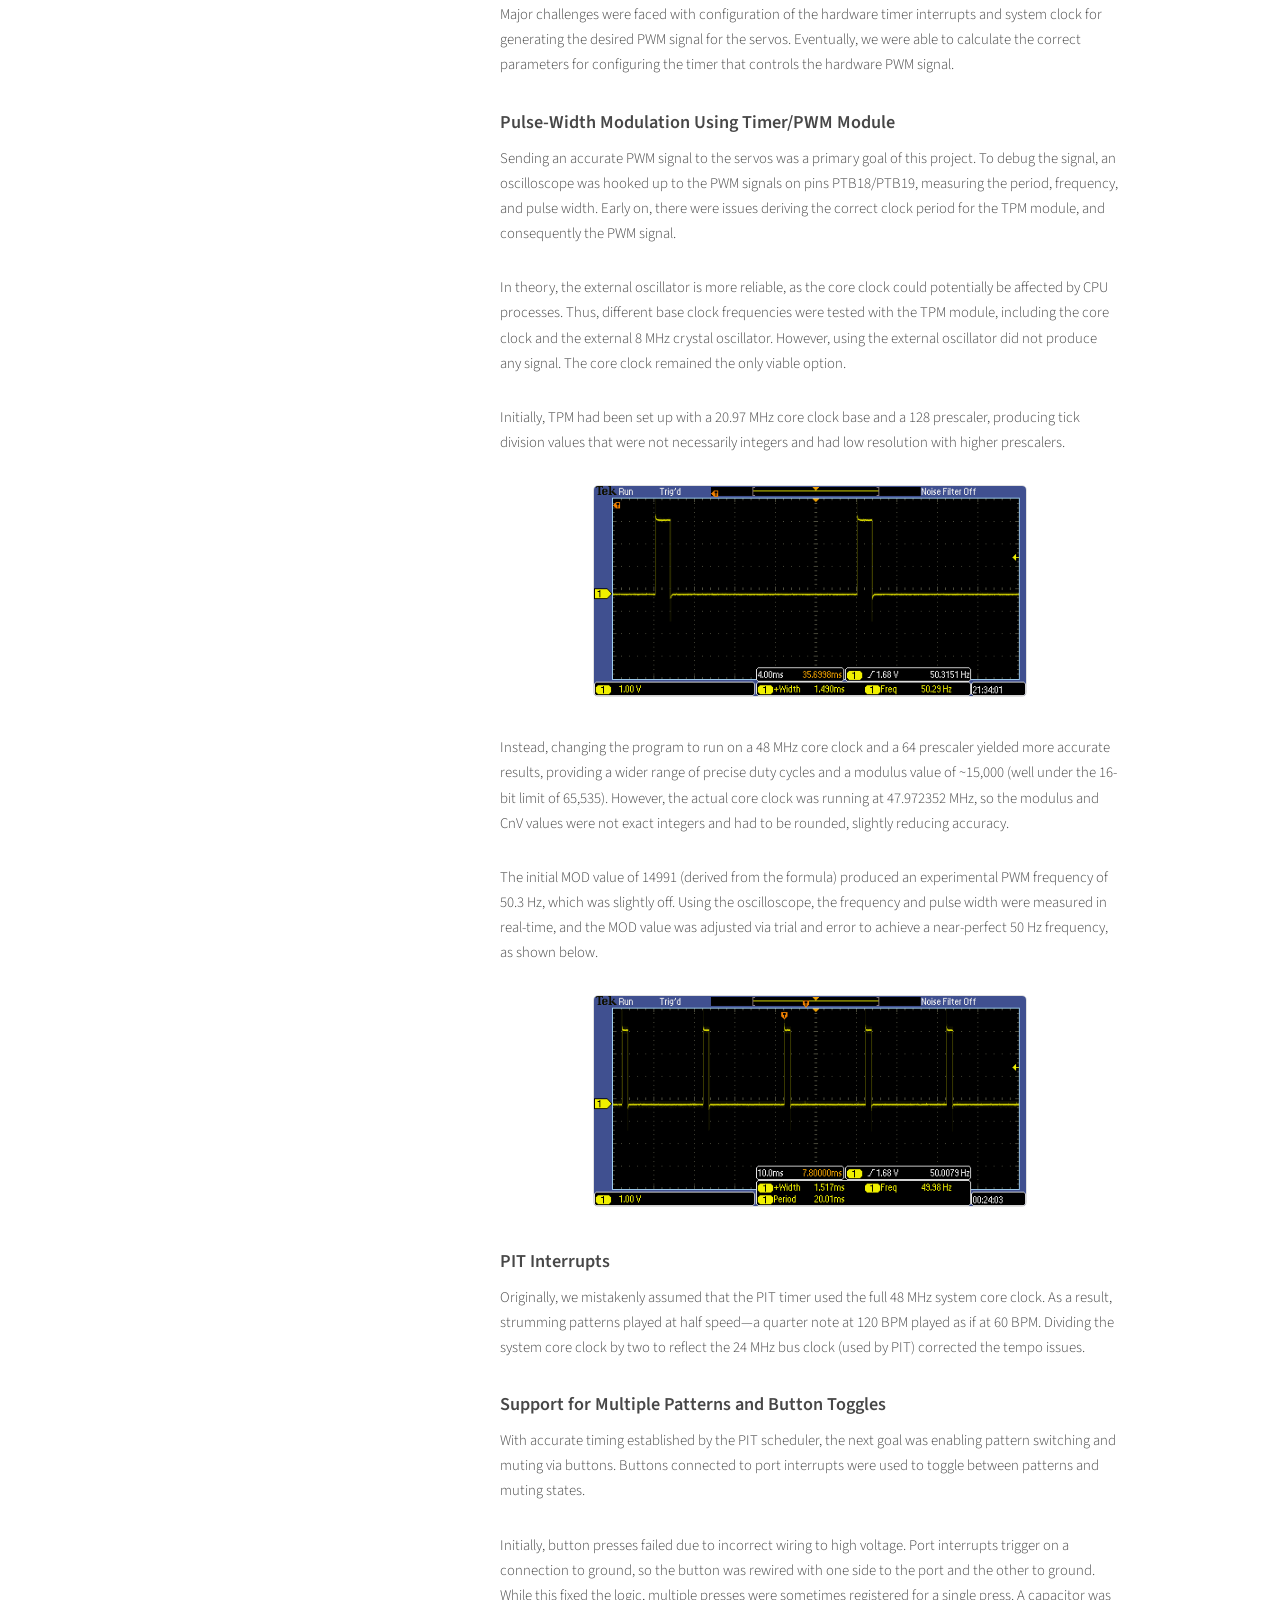
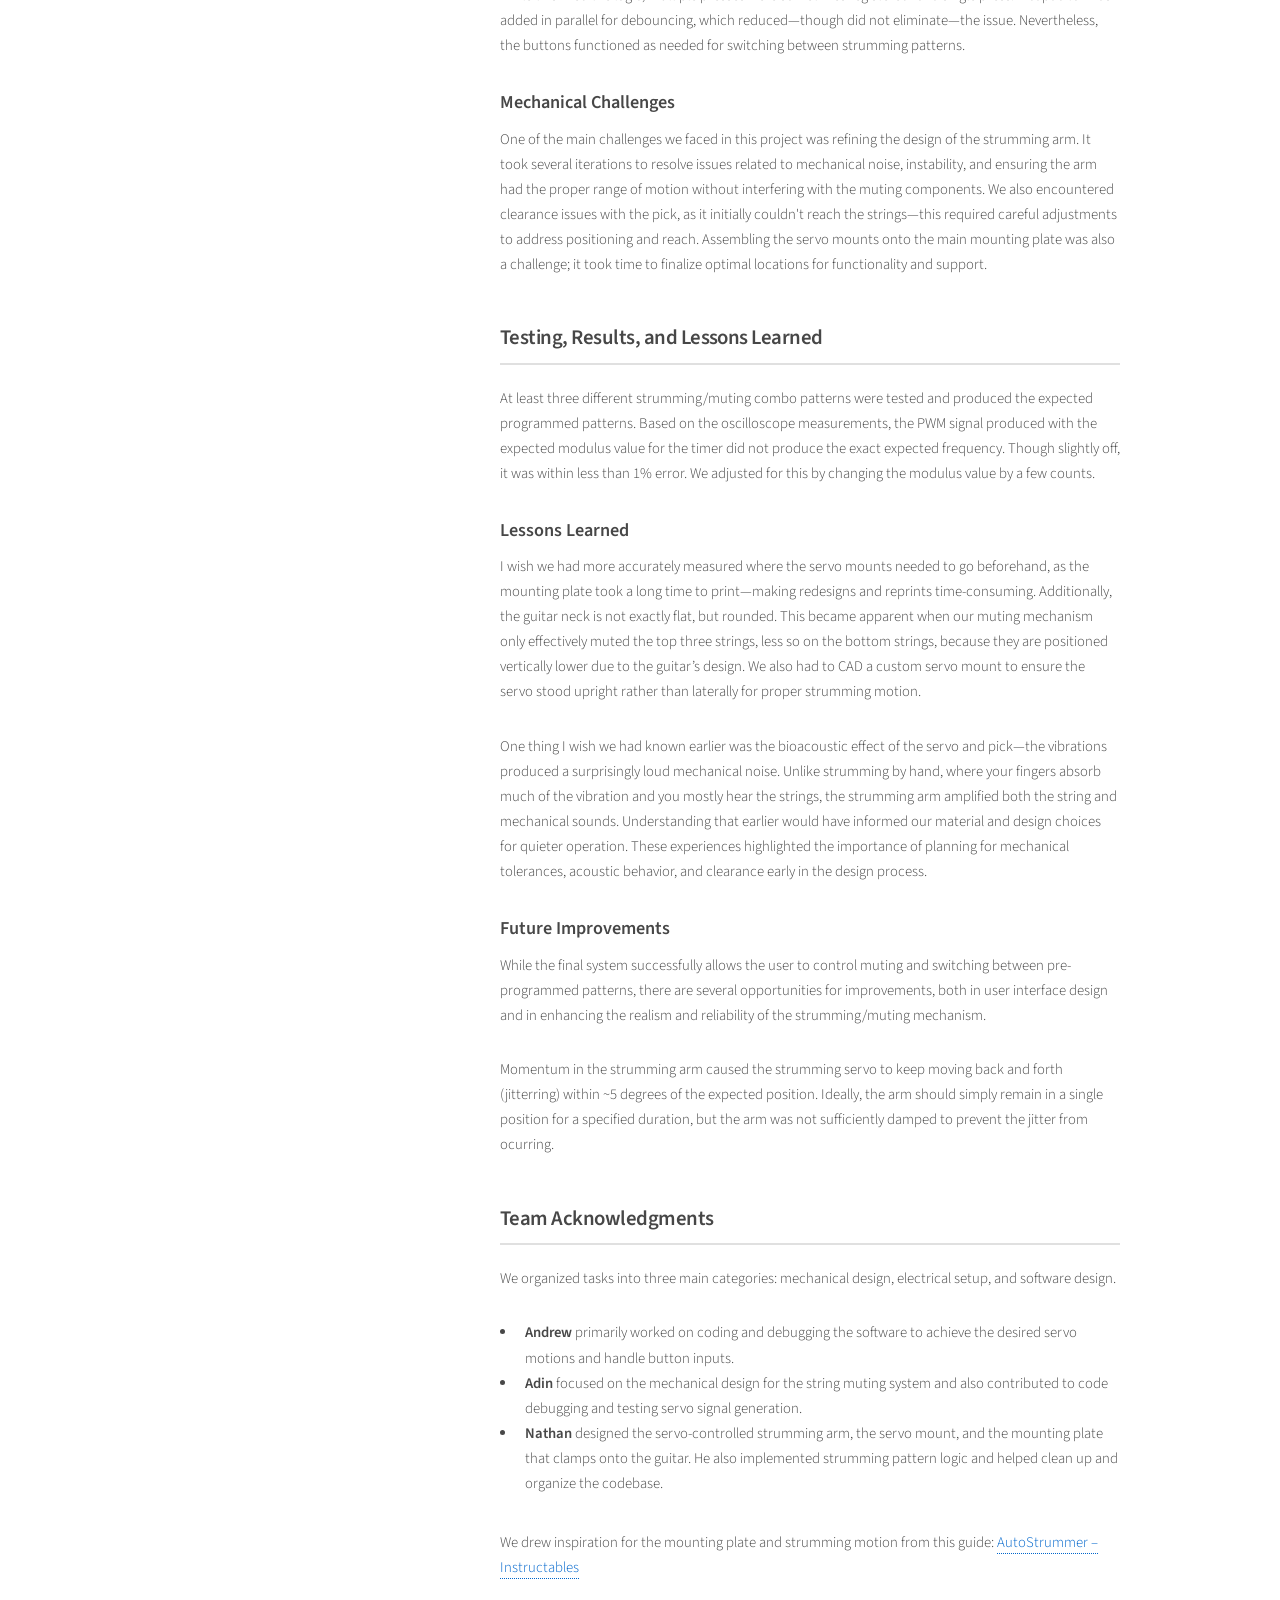
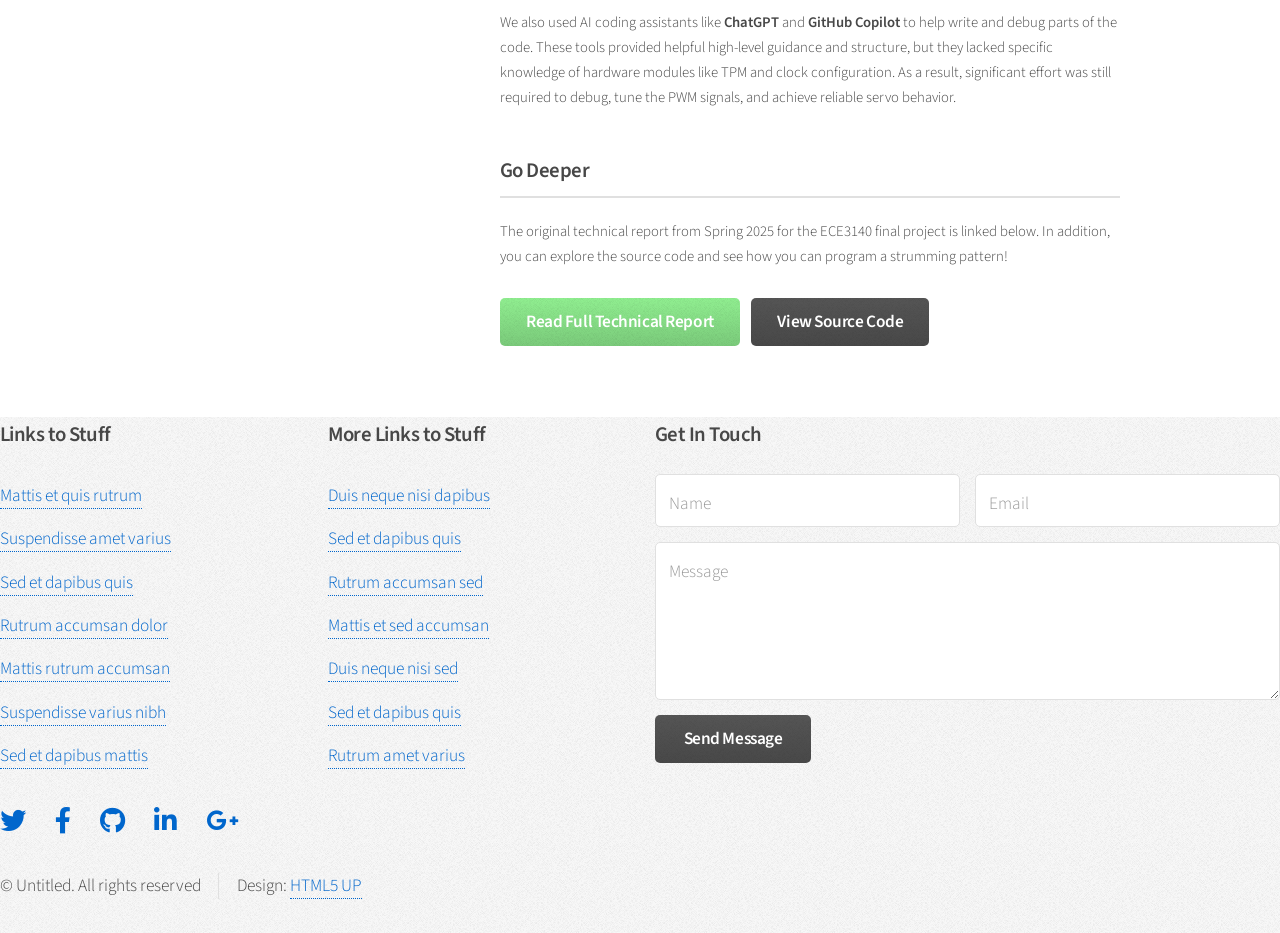
<file: projects/lord_of_the_strings.html>
<!DOCTYPE HTML>
<!--
	Arcana by HTML5 UP
	html5up.net | @ajlkn
	Free for personal and commercial use under the CCA 3.0 license (html5up.net/license)
-->
<html lang="en">
	<head>
		<title>Lord of the Strings - Andrew Lin's Portfolio</title>
		<meta charset="utf-8" />
		<meta name="viewport" content="width=device-width, initial-scale=1, user-scalable=no" />
		<meta name="description" content="Lord of the Strings: a guitar-playing robot with programmable strumming and palm-muting patterns. Cornell ECE 3140 final project." />
		<link rel="stylesheet" href="../assets/css/main.css" />
		<link rel="stylesheet" href="../assets/css/project-page.css" />
	</head>
	<body class="is-preload">
		<div id="page-wrapper">

			<!-- Header -->
				<div id="header">

					<!-- Logo -->
						<h1><a href="../index.html" id="logo">Andrew Lin's Portfolio</a></h1>

					<!-- Nav -->
						<nav id="nav">
							<ul>
								<li><a href="../index.html">Home</a></li>
								<li>
									<a href="#">Projects</a>
									<ul>
										<li><a href="lord_of_the_strings.html">Lord of the Strings</a></li>
										<li><a href="PiPacer.html">PiPacer</a></li>
										<li><a href="smart_home_controller.html">Smart Home Controller</a></li>
										<li><a href="#">Pegatonix (coming soon!)</a></li>
										<li>
											<a href="#">For churches</a>
											<ul>
												<li><a href="#">SetFlow</a></li>
												<li><a href="#">PPT-to-OBS Control</a></li>
											</ul>
										</li>
									</ul>
								</li>
								<li><a href="../experience.html">Experience</a></li>
								<li><a href="../music_av.html">Music & AV</a></li>
								<li><a href="../about.html">About Me</a></li>
								<li><a href="../assets/docs/Andrew%20Lin%20Redesigned%20Resume.pdf" target="_blank" rel="noopener">Resume</a></li>
							</ul>
						</nav>

				</div>

				<!-- Main -->
					<section class="wrapper style1">
						<div class="container">
							<div class="row gtr-200">

								<!-- Sidebar (drops below the content on narrow screens, like the other project pages) -->
								<div class="col-4 col-12-narrower">
									<div id="sidebar">

										<section>
											<h3>Links</h3>
											<div class="pp-side-buttons">
												<a href="https://andteklin.github.io/lord-of-the-strings/" class="button">Read Full Technical Report</a>
												<a href="https://github.com/andteklin/lord-of-the-strings" class="button alt">View Source Code</a>
											</div>
										</section>

										<section>
											<h3>At a glance</h3>
											<ul class="pp-facts">
												<li><strong>Course</strong>ECE3140: Embedded Systems</li>
												<li><strong>Board</strong>FRDM-KL46Z</li>
												<li><strong>Language</strong>C</li>
												<li><strong>IDE</strong>MCUXpresso</li>
												<li><strong>Team</strong>Andrew Lin, Adin Moskowitz, Nathan Varghese</li>
											</ul>
										</section>

										<section>
											<h3>On this page</h3>
											<ul class="links">
												<li><a href="#overview">Overview</a></li>
												<li><a href="#my-contributions">My Contributions</a></li>
												<li><a href="#architecture">Hardware and Software Architecture</a></li>
												<li><a href="#design">Challenges and Engineering Decisions</a></li>
												<li><a href="#results">Testing, Results, and Lessons Learned</a></li>
												<li><a href="#team">Team Acknowledgments</a></li>
												<li><a href="#links">Go Deeper</a></li>
											</ul>
										</section>

									</div>
								</div>

								<!-- Content -->
								<div class="col-8 col-12-narrower imp-narrower">
									<div id="content" class="pp-page">

										<article>
											<header>
												<h2>Lord of the Strings</h2>
												<p>Automated, programmable palm-muting and strumming patterns for the guitar</p>
											</header>
											<p>By Andrew Lin, Nathan Varghese, and Adin Moskowitz</p>
											<p class="pp-lede">In May 2025, I designed a robotic guitar strummer along with Nathan Varghese and Adin Moskowitz for ECE3140: Embedded Systems. This was by far one of my most ambitious projects. Dubbed the Lord of the Strings, this guitar robot implements multiple strumming patterns in addition to palm muting, a common technique used to mute the strings for a punchy feel. The project’s success would not have been possible without the mechanical expertise of my peers working in parallel as I figured out how to write all the code files. This project shows what can be done in under 30 hours of work in a team, from brainstorming to real-life conceptualization.</p>

											<!-- ===== Featured media ===== -->
											<figure>
												<span class="video featured"><iframe src="https://www.youtube.com/embed/4oN9tlPXdls" title="Lord of the Strings - ECE3140 Final Project" loading="lazy" referrerpolicy="strict-origin-when-cross-origin" allow="accelerometer; autoplay; clipboard-write; encrypted-media; gyroscope; picture-in-picture; web-share" allowfullscreen></iframe></span>
												A quick overview of how we built the system and a short demo.
											</figure>

											<!-- ===== Overview ===== -->
											<section class="pp-section" id="overview">
												<h3>Overview</h3>
												<p>The <strong>Lord of the Strings</strong> is more than just a guitar strummer. It's a guitar-playing robot that drives multiple servo motors in real time to dynamically strum and palm mute strings in programmable patterns. This system demonstrates precise timing and motion control just by using simple hobby servos.</p>
												<p>Palm muting, a technique used by advanced guitarists to dampen strings and enhance rhythmic articulation, is a key feature of this system. The integration of both palm muting and strumming actions on an acoustic guitar introduces unique mechanical and timing challenges, such as precise PWM-based servo control and tight synchronization between strumming and muting actions.</p>
												<p>Our original goal was to program a microcontroller to control both the strumming speed and style. The current implementation allows users to switch between pre-programmed strumming styles and toggle palm muting using external buttons. To achieve precise strumming patterns, the TPM (Timer/PWM Module) is used to drive the servos and the PIT (Periodic Interrupt Timer) to schedule strumming and muting actions with precise timing.</p>

												<figure class="pp-shot">
													<img src="../images/lord-of-the-strings/web-20250514_233430.jpg" alt="Top-down photo of the robot clamped to the guitar" width="1400" height="1050" loading="lazy" />
												</figure>
											</section>

											<!-- ===== My contributions ===== -->
											<section class="pp-section" id="my-contributions">
												<h3>My Contributions</h3>
												<p>I was largely responsible for designing the software architecture of the system, with some help from ECE3140 lab materials on timer interrupts and system clock management. 
													This involved sending two hardware PWM signals out to control two different servos, one for strumming and one for palm muting using the Timer PWM Module (TPM).
													A scheduler was created using one FSM which combines strumming and muting motions with predefined durations.
													GPIO interrupts were also used to receive user input, such as for switching the pattern and toggling the palm muting servo.
												</p>
											</section>

											<!-- ===== Architecture ===== -->
											<section class="pp-section" id="architecture">
												<h3>Hardware and Software Architecture</h3>

												<figure class="pp-shot">
													<img src="../images/lord-of-the-strings/system-diagram.jpg" alt="System diagram: a 5 volt supply powers the FRDM board and two servos; the board drives the strummer servo and the string-muter servo and reads four buttons for tempo up, tempo down, strum pattern, and toggle muter" width="1274" height="786" loading="lazy" style="max-width: 80%;" />
												</figure>

												<h4>Mechanical Approach</h4>
												<p>This servo-controlled guitar robot integrates both strumming motion and palm muting through a compact mechanical system consisting of three main components. First, the <strong>mounting structure</strong> consists of a PLA-printed plate secured near the bridge of the guitar using two adjustable clamps. This plate serves as the base for securing two hobby servos: one for <strong>strumming</strong> and one for <strong>muting</strong>.</p>
												<p>The <strong>strumming servo</strong> is attached to a PLA-printed arm with a clamp for the guitar pick. This arm is designed to sweep across all six strings in upstroke/downstroke motions.</p>
												<p>The <strong>muting servo</strong> uses a 3D-printed linear actuator mechanism that moves a horizontal bar up and down to simulate palm muting. This linear actuator converts rotary servo motion to linear motion using a gear connected to a linear bar. The bar contains a damping material (felt or foam pad) to mute the strings.</p>

												<figure class="pp-shot">
													<img src="../images/lord-of-the-strings/web-20250514_233438.jpg" alt="Close-up of the strumming arm and pick above the strings, with the clamped servo mount" width="1400" height="1050" loading="lazy" />
												</figure>

												<h4>Electrical Approach</h4>
												<p>The system is powered by a 5V power supply that feeds two MG90S hobby servos and the FRDM-KL46Z board. Each servo's signal is driven by TPM-generated PWM outputs via the GPIO pins. Four push buttons are wired between ground and the internal pull-up resistors on the GPIO pins, along with a 0.1 µF capacitor for debouncing presses. These buttons control the tempo, pattern, and mute toggle.</p>

												<h4>Software Approach</h4>
												<p>Continuous, hardware-driven PWM signaling is used for servo control through the KL46Z's <strong>TPM (Timer/PWM Module)</strong>. This module is standalone and offloaded from the CPU, resulting in continuous servo operation and parallel processing on the CPU. Initially, the team was inspired by Lab 2's implementation of an assembly-level PWM delay to achieve delay precision. However, the discovery of the TPM connected to certain GPIO ports seemed more promising and reliable as a hardware implementation of delays, as well as maintained continuous PWM signals without using the CPU. An implementation of PWM using TPM can be found in <code>pwm.c</code>.</p>
												<p>The final design involves one FSM defined by a <code>ComboStep[]</code> array (pattern), unifying strumming and muting motions under one schedule. The schedule contains <code>ComboStep</code> steps that control the strumming state (<code>StrumState</code>), muting state (<code>MuteState</code>), and duration of the step. As defined in <code>strummer.h</code>, the <code>StrumState</code> enumeration controls the strumming servo position and consists of three possible states: <code>STRUM_DOWN</code>, <code>STRUM_UP</code>, and <code>REST</code>. In the same header file, there are three possible <code>MuteState</code> states that control the position of the mute bar: <code>MUTE_NOCHANGE</code> (which is the default state if no state is defined at instantiation of <code>Step</code>), <code>MUTE_ON</code>, and <code>MUTE_OFF</code>.</p>
												<p>The PIT timer is configured to trigger an interrupt every 10ms, serving as the clock for the scheduling of strumming/muting steps. Inside the interrupt service routine (ISR), the scheduler periodically checks whether the current <code>ComboStep</code> is complete by checking <code>remaining_ms</code>. If there is still time left (&gt;10 ms), then this variable is decremented by 10ms. Once the duration has been fulfilled, it advances to the next step in the pattern by calling <code>strummer_update()</code>, which updates the global states and variables for the step counter and duration. This acts as a real-time task scheduling algorithm, dealing with multiple real-time processes and context switching to other states by a defined schedule without necessarily busy-waiting on the CPU.</p>
												<p>The onboard buttons are used to toggle between different programmed styles, palm mute, and change tempo. Using the GPIO ISR, interrupts are fired on the falling edge (i.e. when the button is pressed and sending the signal to ground). These interrupts trigger the specific toggles as mentioned earlier.</p>

												<figure class="pp-shot">
													<img src="../images/lord-of-the-strings/classic-pattern.png" alt="Musical notation of the classic 4/4 strumming pattern with down and up strum arrows and an eighth rest" width="3258" height="309" loading="lazy" />
												</figure>
											</section>

											<!-- ===== Design decisions & challenges ===== -->
											<section class="pp-section" id="design">
												<h3>Key Technical Challenges and Engineering Decisions</h3>

												<p>Major challenges were faced with configuration of the hardware timer interrupts and system clock for generating the desired PWM signal for the servos. Eventually, we were able to calculate the correct parameters for configuring the timer that controls the hardware PWM signal.</p>

												<h4>Pulse-Width Modulation Using Timer/PWM Module</h4>
												<p>Sending an accurate PWM signal to the servos was a primary goal of this project. To debug the signal, an oscilloscope was hooked up to the PWM signals on pins PTB18/PTB19, measuring the period, frequency, and pulse width. Early on, there were issues deriving the correct clock period for the TPM module, and consequently the PWM signal.</p>
												<p>In theory, the external oscillator is more reliable, as the core clock could potentially be affected by CPU processes. Thus, different base clock frequencies were tested with the TPM module, including the core clock and the external 8 MHz crystal oscillator. However, using the external oscillator did not produce any signal. The core clock remained the only viable option.</p>
												<p>Initially, TPM had been set up with a 20.97 MHz core clock base and a 128 prescaler, producing tick division values that were not necessarily integers and had low resolution with higher prescalers.</p>
												<figure class="pp-shot">
													<img src="../images/lord-of-the-strings/pwm-scope-20mhz.png" alt="Oscilloscope capture of the early servo PWM signal at 50.29 Hz" width="480" height="234" loading="lazy" style="max-width: 70%;" />
												</figure>
												<p>Instead, changing the program to run on a 48 MHz core clock and a 64 prescaler yielded more accurate results, providing a wider range of precise duty cycles and a modulus value of ~15,000 (well under the 16-bit limit of 65,535). However, the actual core clock was running at 47.972352 MHz, so the modulus and CnV values were not exact integers and had to be rounded, slightly reducing accuracy.</p>
												<p>The initial <code>MOD</code> value of 14991 (derived from the formula) produced an experimental PWM frequency of 50.3 Hz, which was slightly off. Using the oscilloscope, the frequency and pulse width were measured in real-time, and the <code>MOD</code> value was adjusted via trial and error to achieve a near-perfect 50 Hz frequency, as shown below.</p>
												<figure class="pp-shot">
													<img src="../images/lord-of-the-strings/pwm-scope-48mhz.png" alt="Oscilloscope capture of the tuned servo PWM signal at 49.98 Hz with a 20.01 ms period" width="480" height="234" loading="lazy" style="max-width: 70%;" />
												</figure>

												<h4>PIT Interrupts</h4>
												<p>Originally, we mistakenly assumed that the PIT timer used the full 48 MHz system core clock. As a result, strumming patterns played at half speed—a quarter note at 120 BPM played as if at 60 BPM. Dividing the system core clock by two to reflect the 24 MHz bus clock (used by PIT) corrected the tempo issues.</p>

												<h4>Support for Multiple Patterns and Button Toggles</h4>
												<p>With accurate timing established by the PIT scheduler, the next goal was enabling pattern switching and muting via buttons. Buttons connected to port interrupts were used to toggle between patterns and muting states.</p>
												<p>Initially, button presses failed due to incorrect wiring to high voltage. Port interrupts trigger on a connection to ground, so the button was rewired with one side to the port and the other to ground. While this fixed the logic, multiple presses were sometimes registered for a single press. A capacitor was added in parallel for debouncing, which reduced—though did not eliminate—the issue. Nevertheless, the buttons functioned as needed for switching between strumming patterns.</p>

												<h4>Mechanical Challenges</h4>
												<p>One of the main challenges we faced in this project was refining the design of the strumming arm. It took several iterations to resolve issues related to mechanical noise, instability, and ensuring the arm had the proper range of motion without interfering with the muting components. We also encountered clearance issues with the pick, as it initially couldn't reach the strings—this required careful adjustments to address positioning and reach. Assembling the servo mounts onto the main mounting plate was also a challenge; it took time to finalize optimal locations for functionality and support.</p>
											</section>

											<!-- ===== Results ===== -->
											<section class="pp-section" id="results">
												<h3>Testing, Results, and Lessons Learned</h3>

												<p>At least three different strumming/muting combo patterns were tested and produced the expected programmed patterns. Based on the oscilloscope measurements, the PWM signal produced with the expected modulus value for the timer did not produce the exact expected frequency. Though slightly off, it was within less than 1% error. We adjusted for this by changing the modulus value by a few counts.</p>

												<h4>Lessons Learned</h4>
												<p>I wish we had more accurately measured where the servo mounts needed to go beforehand, as the mounting plate took a long time to print—making redesigns and reprints time-consuming. Additionally, the guitar neck is not exactly flat, but rounded. This became apparent when our muting mechanism only effectively muted the top three strings, less so on the bottom strings, because they are positioned vertically lower due to the guitar’s design. We also had to CAD a custom servo mount to ensure the servo stood upright rather than laterally for proper strumming motion.</p>
												<p>One thing I wish we had known earlier was the bioacoustic effect of the servo and pick—the vibrations produced a surprisingly loud mechanical noise. Unlike strumming by hand, where your fingers absorb much of the vibration and you mostly hear the strings, the strumming arm amplified both the string and mechanical sounds. Understanding that earlier would have informed our material and design choices for quieter operation. These experiences highlighted the importance of planning for mechanical tolerances, acoustic behavior, and clearance early in the design process.</p>

												<h4>Future Improvements</h4>
												<p>While the final system successfully allows the user to control muting and switching between pre-programmed patterns, there are several opportunities for improvements, both in user interface design and in enhancing the realism and reliability of the strumming/muting mechanism.</p>
												<p>Momentum in the strumming arm caused the strumming servo to keep moving back and forth (jitterring) within ~5 degrees of the expected position. Ideally, the arm should simply remain in a single position for a specified duration, but the arm was not sufficiently damped to prevent the jitter from ocurring.</p>
											</section>

											<!-- ===== Team ===== -->
											<section class="pp-section" id="team">
												<h3>Team Acknowledgments</h3>
												<p>We organized tasks into three main categories: mechanical design, electrical setup, and software design.</p>
												<ul>
													<li><strong>Andrew</strong> primarily worked on coding and debugging the software to achieve the desired servo motions and handle button inputs.</li>
													<li><strong>Adin</strong> focused on the mechanical design for the string muting system and also contributed to code debugging and testing servo signal generation.</li>
													<li><strong>Nathan</strong> designed the servo-controlled strumming arm, the servo mount, and the mounting plate that clamps onto the guitar. He also implemented strumming pattern logic and helped clean up and organize the codebase.</li>
												</ul>
												<p>We drew inspiration for the mounting plate and strumming motion from this guide: <a href="https://www.instructables.com/AutoStrummer/">AutoStrummer – Instructables</a></p>
												<p>We also used AI coding assistants like <strong>ChatGPT</strong> and <strong>GitHub Copilot</strong> to help write and debug parts of the code. These tools provided helpful high-level guidance and structure, but they lacked specific knowledge of hardware modules like TPM and clock configuration. As a result, significant effort was still required to debug, tune the PWM signals, and achieve reliable servo behavior.</p>
											</section>

											<!-- ===== Links ===== -->
											<section class="pp-section" id="links">
												<h3>Go Deeper</h3>
												<p>The original technical report from Spring 2025 for the ECE3140 final project is linked below. In addition, you can explore the source code and see how you can program a strumming pattern!</p>
												<div class="pp-actions">
													<a href="https://andteklin.github.io/lord-of-the-strings/" class="button">Read Full Technical Report</a>
													<a href="https://github.com/andteklin/lord-of-the-strings" class="button alt">View Source Code</a>
												</div>
											</section>

										</article>

									</div>
								</div>
							</div>
						</div>
					</section>

						<div class="row">
							<section class="col-3 col-6-narrower col-12-mobilep">
								<h3>Links to Stuff</h3>
								<ul class="links">
									<li><a href="#">Mattis et quis rutrum</a></li>
									<li><a href="#">Suspendisse amet varius</a></li>
									<li><a href="#">Sed et dapibus quis</a></li>
									<li><a href="#">Rutrum accumsan dolor</a></li>
									<li><a href="#">Mattis rutrum accumsan</a></li>
									<li><a href="#">Suspendisse varius nibh</a></li>
									<li><a href="#">Sed et dapibus mattis</a></li>
								</ul>
							</section>
							<section class="col-3 col-6-narrower col-12-mobilep">
								<h3>More Links to Stuff</h3>
								<ul class="links">
									<li><a href="#">Duis neque nisi dapibus</a></li>
									<li><a href="#">Sed et dapibus quis</a></li>
									<li><a href="#">Rutrum accumsan sed</a></li>
									<li><a href="#">Mattis et sed accumsan</a></li>
									<li><a href="#">Duis neque nisi sed</a></li>
									<li><a href="#">Sed et dapibus quis</a></li>
									<li><a href="#">Rutrum amet varius</a></li>
								</ul>
							</section>
							<section class="col-6 col-12-narrower">
								<h3>Get In Touch</h3>
								<form>
									<div class="row gtr-50">
										<div class="col-6 col-12-mobilep">
											<input type="text" name="name" id="name" placeholder="Name" />
										</div>
										<div class="col-6 col-12-mobilep">
											<input type="email" name="email" id="email" placeholder="Email" />
										</div>
										<div class="col-12">
											<textarea name="message" id="message" placeholder="Message" rows="5"></textarea>
										</div>
										<div class="col-12">
											<ul class="actions">
												<li><input type="submit" class="button alt" value="Send Message" /></li>
											</ul>
										</div>
									</div>
								</form>
							</section>
						</div>
					</div>

					<!-- Icons -->
						<ul class="icons">
							<li><a href="#" class="icon brands fa-twitter"><span class="label">Twitter</span></a></li>
							<li><a href="#" class="icon brands fa-facebook-f"><span class="label">Facebook</span></a></li>
							<li><a href="#" class="icon brands fa-github"><span class="label">GitHub</span></a></li>
							<li><a href="#" class="icon brands fa-linkedin-in"><span class="label">LinkedIn</span></a></li>
							<li><a href="#" class="icon brands fa-google-plus-g"><span class="label">Google+</span></a></li>
						</ul>

					<!-- Copyright -->
						<div class="copyright">
							<ul class="menu">
								<li>&copy; Untitled. All rights reserved</li><li>Design: <a href="http://html5up.net">HTML5 UP</a></li>
							</ul>
						</div>

				</div>

		</div>

		<!-- Scripts -->
			<script src="../assets/js/jquery.min.js"></script>
			<script src="../assets/js/jquery.dropotron.min.js"></script>
			<script src="../assets/js/browser.min.js"></script>
			<script src="../assets/js/breakpoints.min.js"></script>
			<script src="../assets/js/util.js"></script>
			<script src="../assets/js/main.js"></script>

	</body>
</html>
</file>
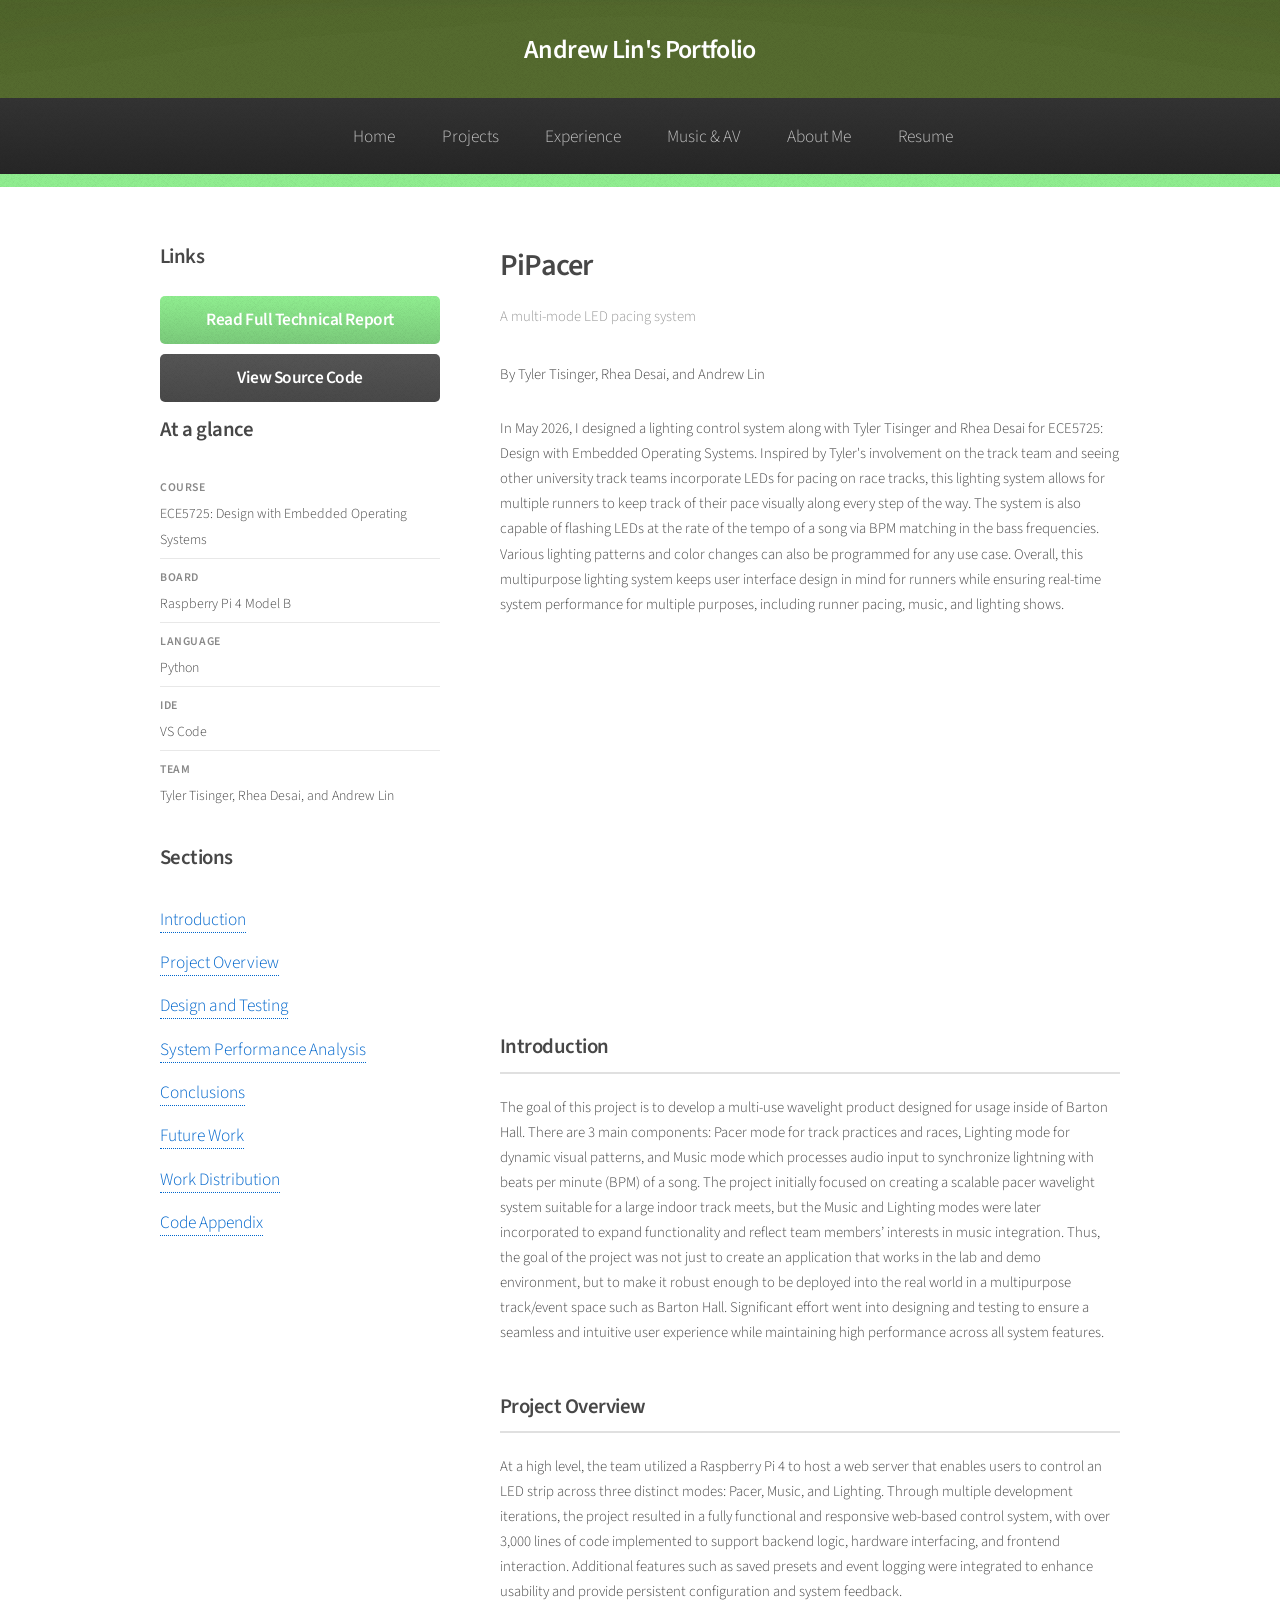
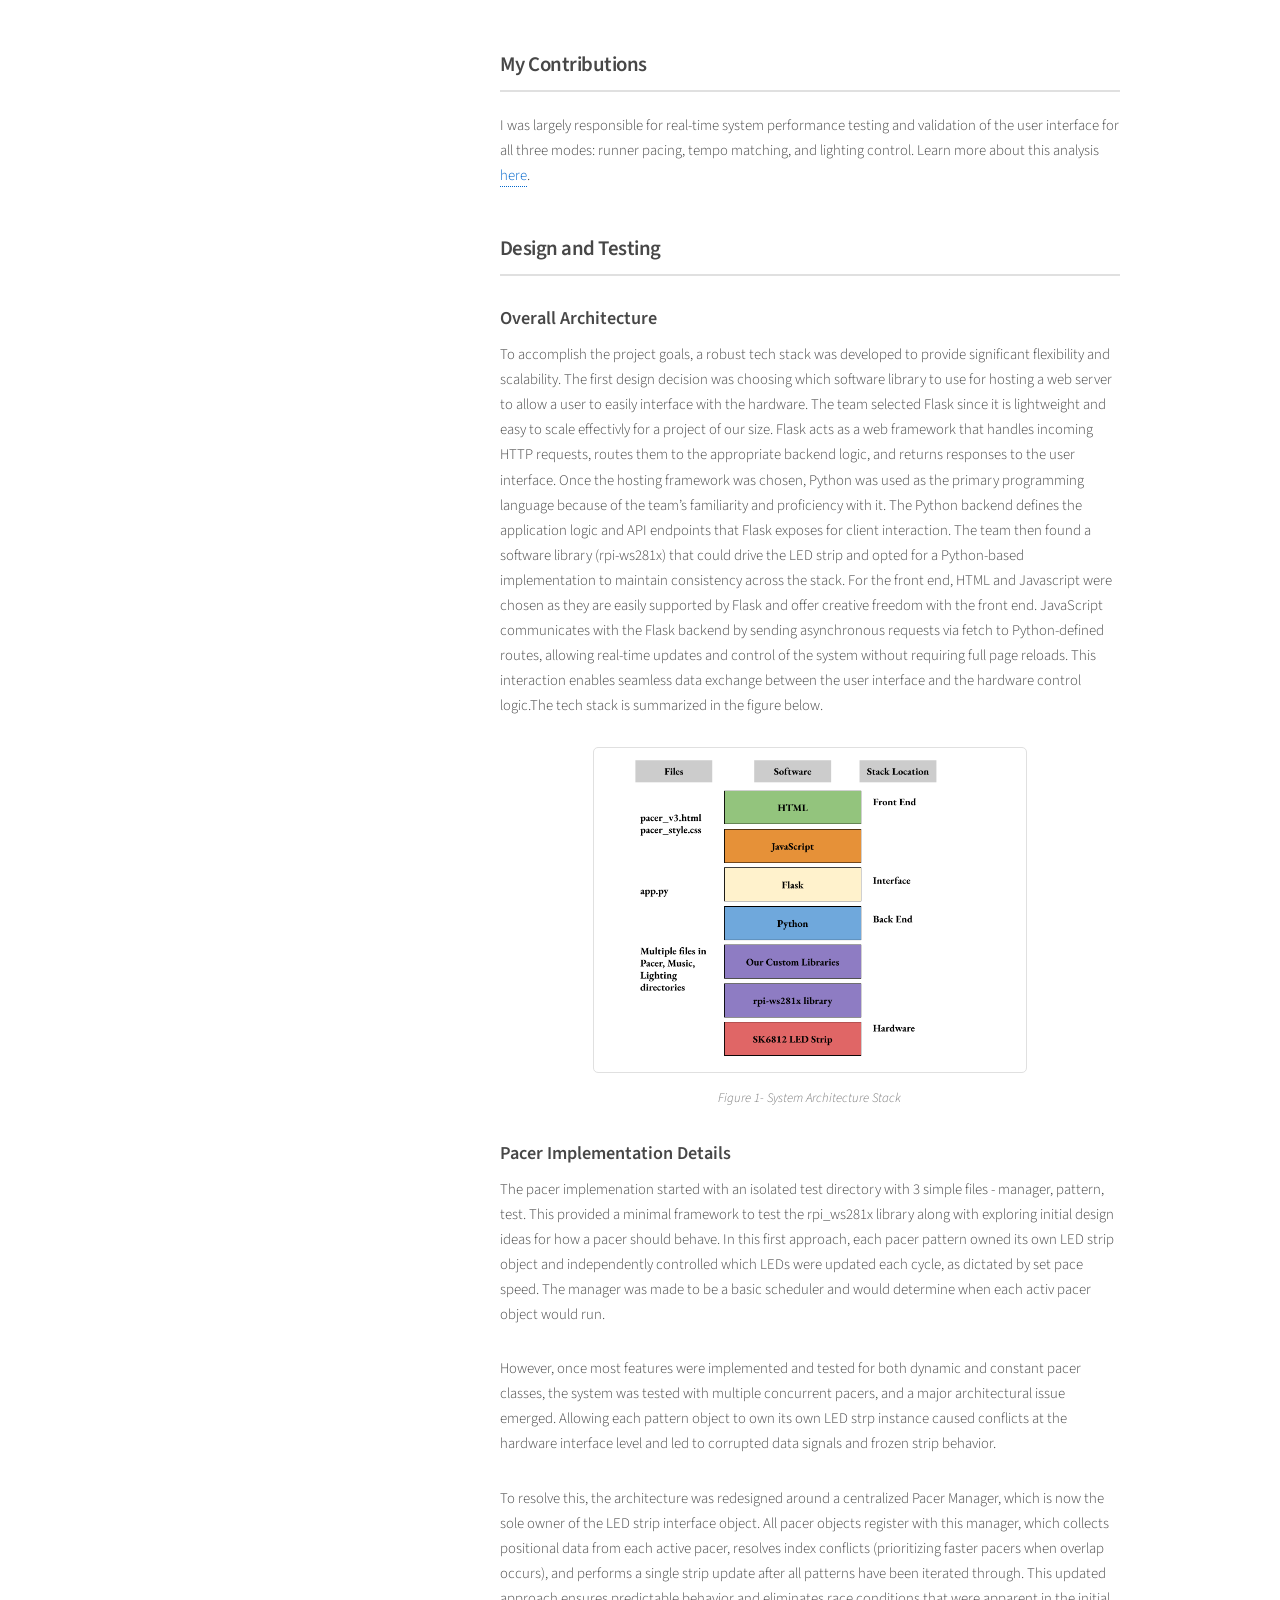
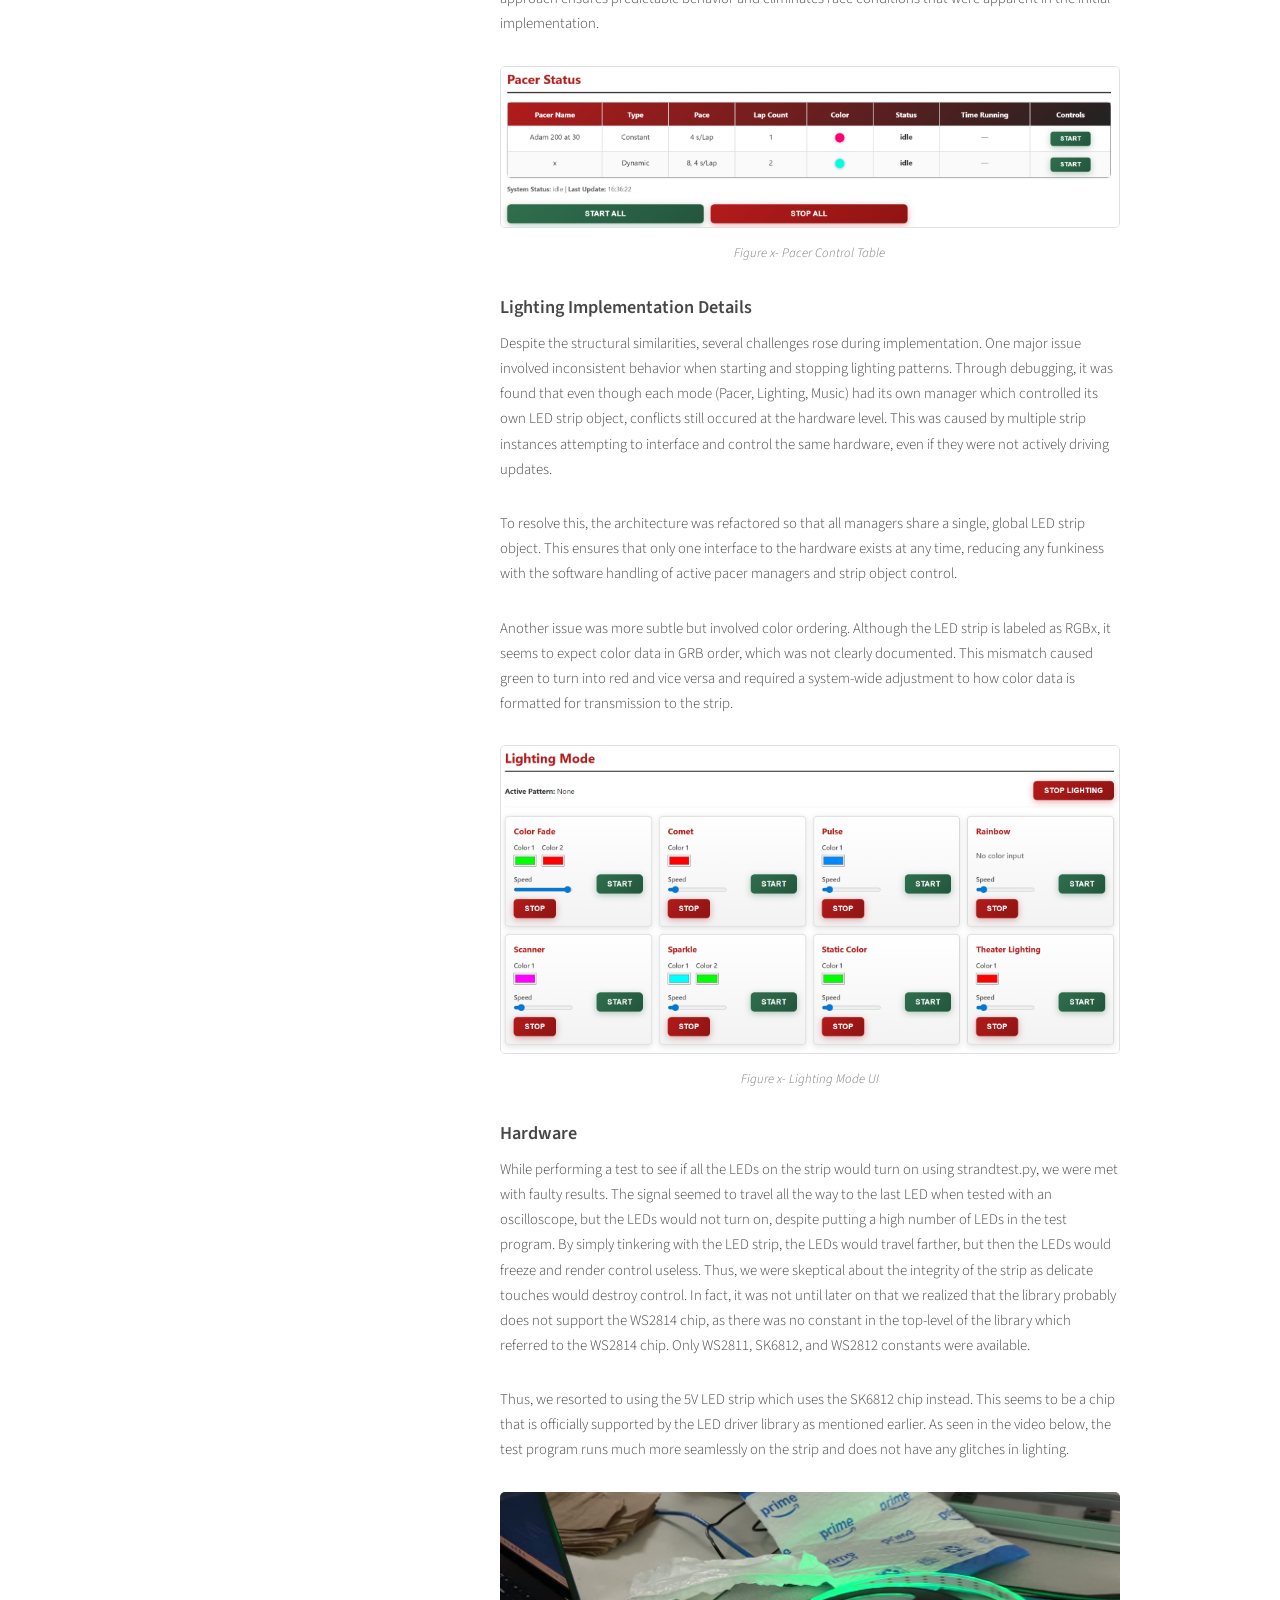
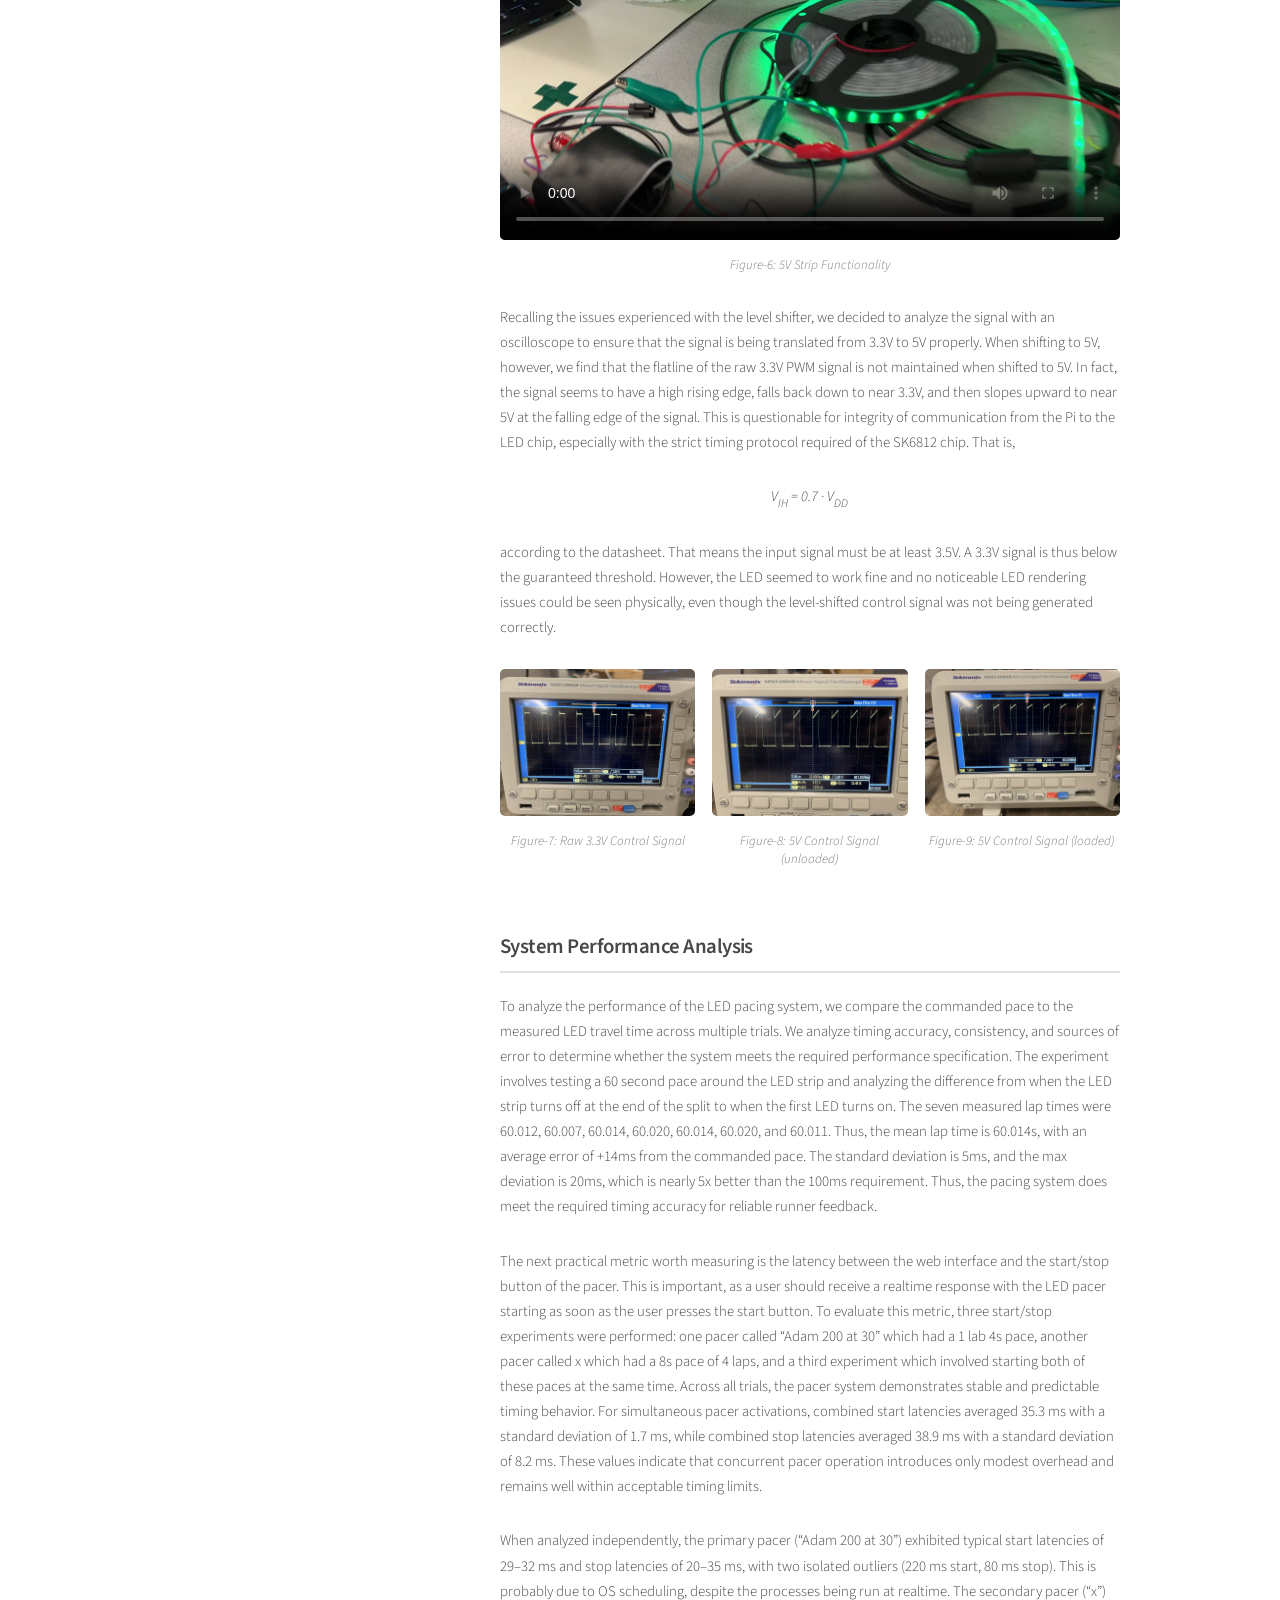
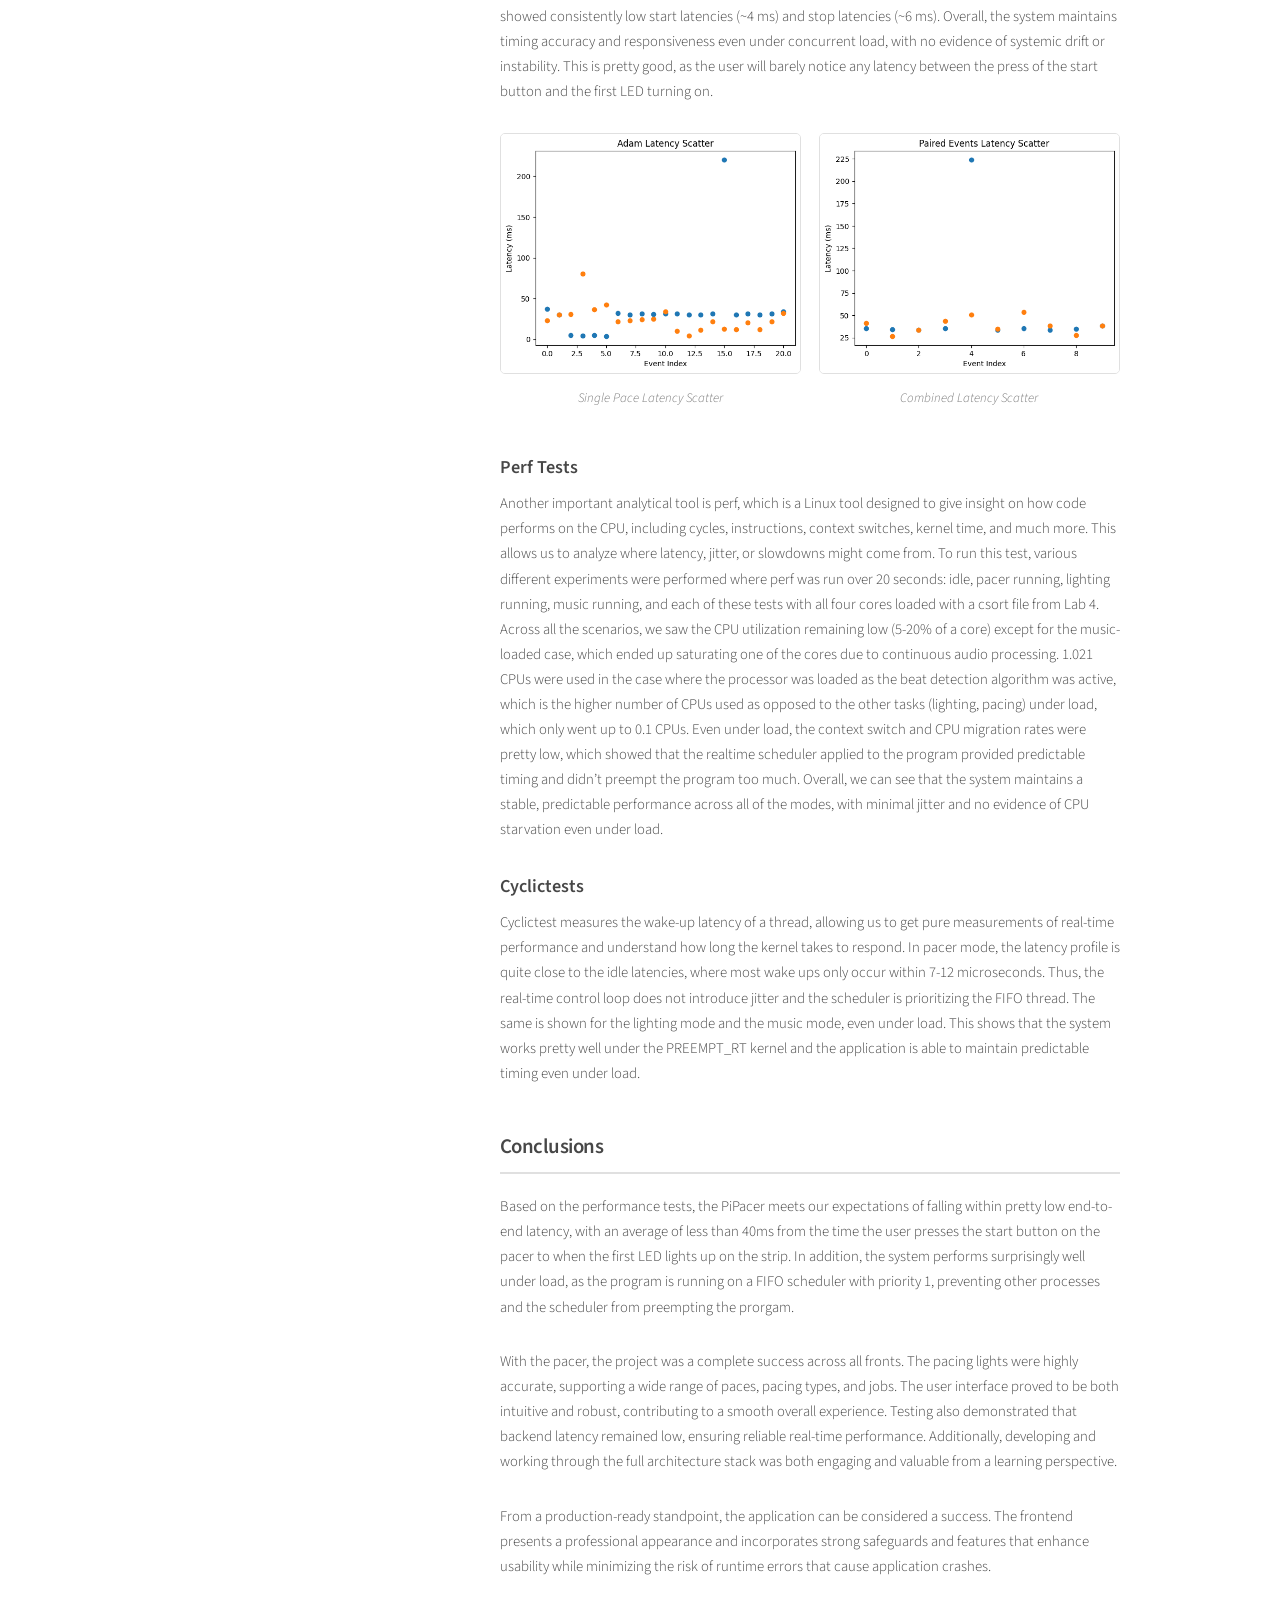
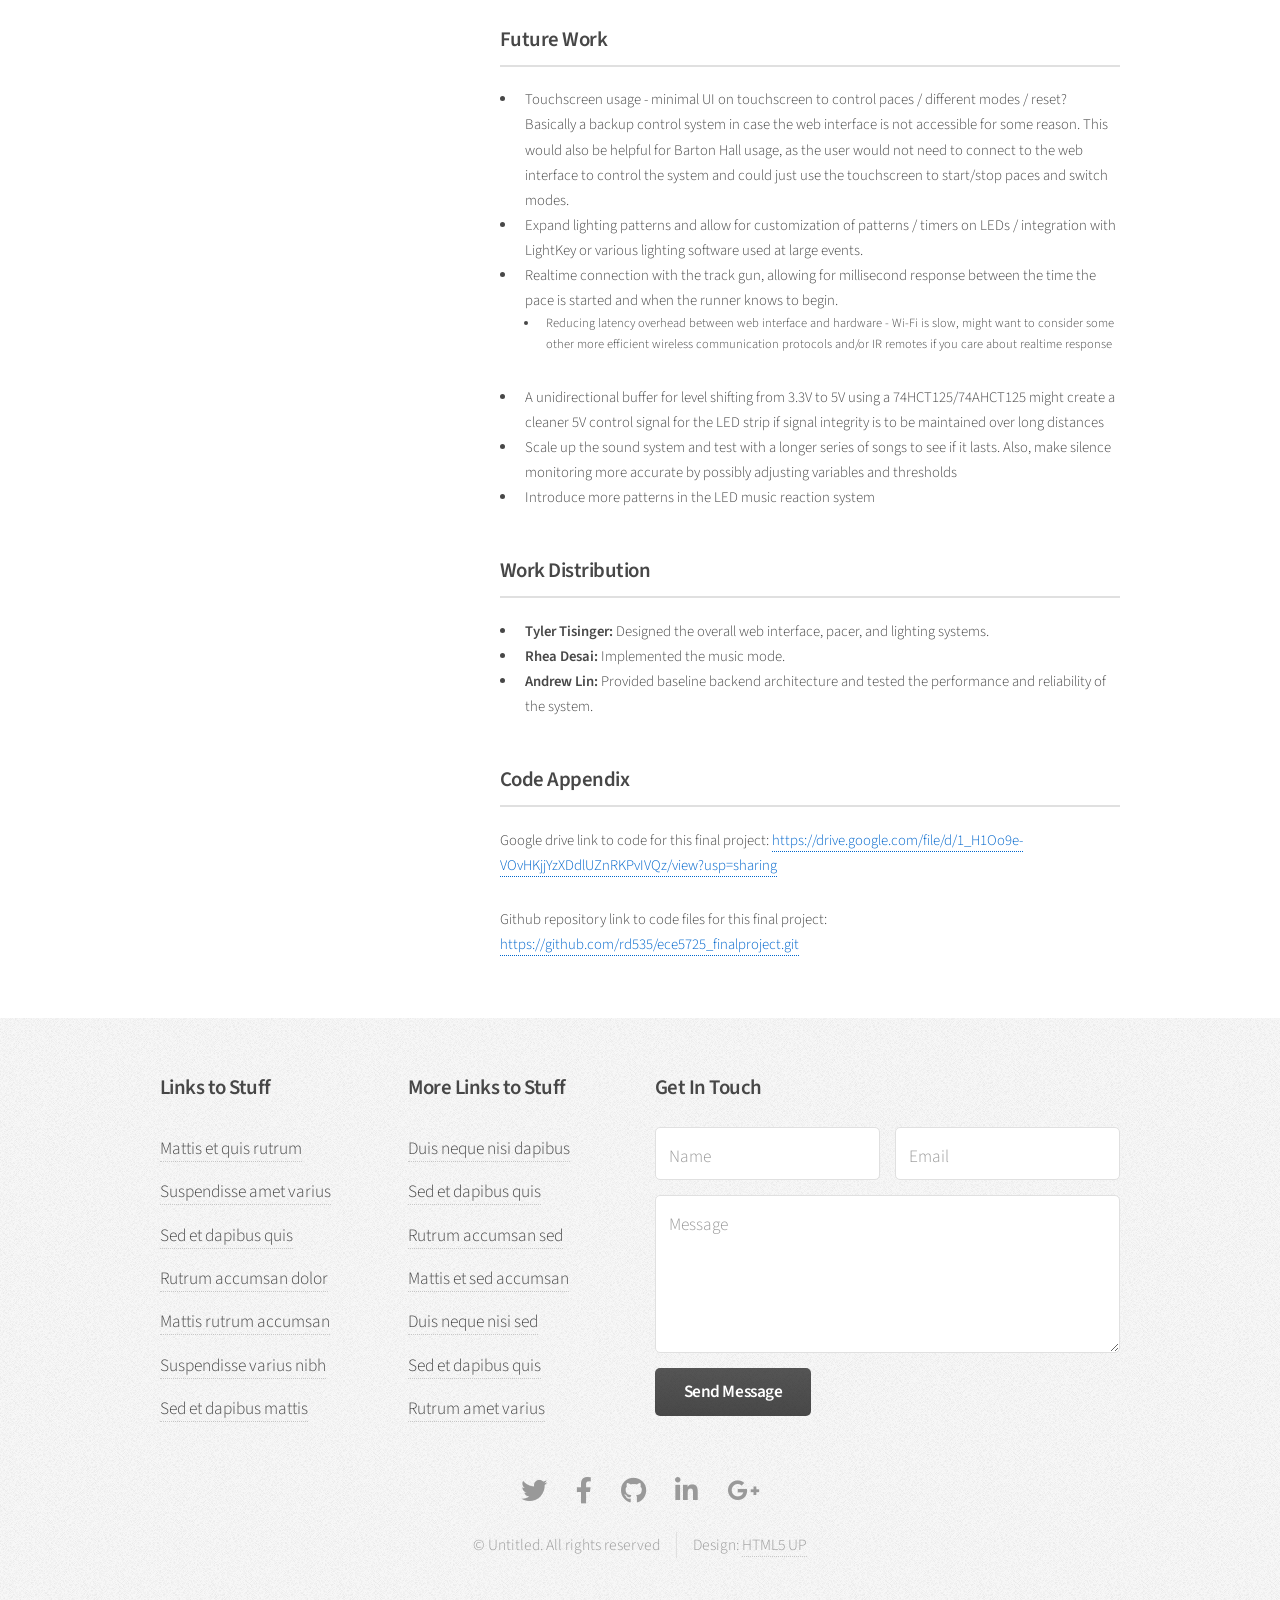
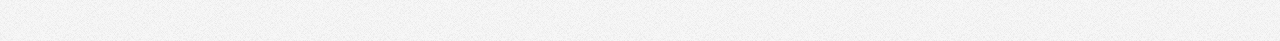
<file: projects/PiPacer.html>
<!DOCTYPE HTML>
<!--
	Arcana by HTML5 UP
	html5up.net | @ajlkn
	Free for personal and commercial use under the CCA 3.0 license (html5up.net/license)
-->
<html lang="en">
	<head>
		<title>PiPacer - Andrew Lin's Portfolio</title>
		<meta charset="utf-8" />
		<meta name="viewport" content="width=device-width, initial-scale=1, user-scalable=no" />
		<meta name="description" content="PiPacer: A multi-mode LED pacing system" />
		<link rel="stylesheet" href="../assets/css/main.css" />
		<link rel="stylesheet" href="../assets/css/project-page.css" />
	</head>
	<body class="is-preload">
		<div id="page-wrapper">

			<!-- Header -->
				<div id="header">

					<!-- Logo -->
						<h1><a href="../index.html" id="logo">Andrew Lin's Portfolio</a></h1>

					<!-- Nav -->
						<nav id="nav">
							<ul>
								<li><a href="../index.html">Home</a></li>
								<li>
									<a href="#">Projects</a>
									<ul>
										<li><a href="lord_of_the_strings.html">Lord of the Strings</a></li>
										<li><a href="PiPacer.html">PiPacer</a></li>
										<li><a href="smart_home_controller.html">Smart Home Controller</a></li>
										<li><a href="#">Pegatonix (coming soon!)</a></li>
										<li>
											<a href="#">For churches</a>
											<ul>
												<li><a href="#">SetFlow</a></li>
												<li><a href="#">PPT-to-OBS Control</a></li>
											</ul>
										</li>
									</ul>
								</li>
								<li><a href="../experience.html">Experience</a></li>
								<li><a href="../music_av.html">Music & AV</a></li>
								<li><a href="../about.html">About Me</a></li>
								<li><a href="../assets/docs/Andrew%20Lin%20Redesigned%20Resume.pdf" target="_blank" rel="noopener">Resume</a></li>
							</ul>
						</nav>

				</div>

			<!-- Main -->
				<section class="wrapper style1">
					<div class="container">
						<div class="row gtr-200">

							<!-- Sidebar (drops below the content on narrow screens, like the other project pages) -->
							<div class="col-4 col-12-narrower">
								<div id="sidebar">

									<section>
										<h3>Links</h3>
										<div class="pp-side-buttons">
											<a href="https://andteklin.github.io/pipacer/" class="button">Read Full Technical Report</a>
											<a href="https://github.com/rd535/ece5725_finalproject" class="button alt">View Source Code</a>
										</div>
									</section>
                                    
                                    <section>
                                        <h3>At a glance</h3>
                                        <ul class="pp-facts">
                                            <li><strong>Course</strong>ECE5725: Design with Embedded Operating Systems</li>
                                            <li><strong>Board</strong>Raspberry Pi 4 Model B</li>
                                            <li><strong>Language</strong>Python</li>
                                            <li><strong>IDE</strong>VS Code</li>
                                            <li><strong>Team</strong>Tyler Tisinger, Rhea Desai, and Andrew Lin</li>
                                        </ul>
                                    </section>

									<section>
										<h3>Sections</h3>
										<ul class="links">
											<li><a href="#intro">Introduction</a></li>
											<li><a href="#project-overview">Project Overview</a></li>
											<li><a href="#design-testing">Design and Testing</a></li>
											<li><a href="#testing">System Performance Analysis</a></li>
											<li><a href="#conclusions">Conclusions</a></li>
											<li><a href="#future-work">Future Work</a></li>
											<li><a href="#work-distribution">Work Distribution</a></li>
											<li><a href="#code-appendix">Code Appendix</a></li>
										</ul>
									</section>


								</div>
							</div>

							<!-- Content -->
							<div class="col-8 col-12-narrower imp-narrower">
								<div id="content" class="pp-page">

									<article>
										<header>
											<h2>PiPacer</h2>
											<p>A multi-mode LED pacing system</p>
										</header>
										<p>By Tyler Tisinger, Rhea Desai, and Andrew Lin</p>
										<p>In May 2026, I designed a lighting control system along with Tyler Tisinger and Rhea Desai for ECE5725: Design with Embedded Operating Systems. Inspired by Tyler's involvement on the track team and seeing other university track teams incorporate LEDs for pacing on race tracks, 
                                            this lighting system allows for multiple runners to keep track of their pace visually along every step of the way. The system is also capable of flashing LEDs at the rate of the tempo of a song via BPM matching in the bass frequencies. Various lighting patterns and color changes can also be 
                                            programmed for any use case. Overall, this multipurpose lighting system keeps user interface design in mind for runners while ensuring real-time system performance for multiple purposes, including runner pacing, music, and lighting shows.
                                        </p>

										<span class="video featured"><iframe src="https://www.youtube.com/embed/fLD8wvalVC8" title="PiPacer Demo" loading="lazy" referrerpolicy="strict-origin-when-cross-origin" allow="accelerometer; autoplay; clipboard-write; encrypted-media; gyroscope; picture-in-picture; web-share" allowfullscreen></iframe></span>

										<section class="pp-section" id="intro">
											<h3>Introduction</h3>
											<p>The goal of this project is to develop a multi-use wavelight product designed for usage inside of Barton Hall. There are 3 main components: Pacer mode for track practices and races, Lighting mode for dynamic visual patterns, and Music mode which processes audio input to synchronize lightning with beats per minute (BPM) of a song. The project initially focused on creating a scalable pacer wavelight system suitable for a large indoor track meets, but the Music and Lighting modes were later incorporated to expand functionality and reflect team members’ interests in music integration. Thus, the goal of the project was not just to create an application that works in the lab and demo environment, but to make it robust enough to be deployed into the real world in a multipurpose track/event space such as Barton Hall. Significant effort went into designing and testing to ensure a seamless and intuitive user experience while maintaining high performance across all system features.</p>
										</section>

										<section class="pp-section" id="project-overview">
											<h3>Project Overview</h3>
											<p>At a high level, the team utilized a Raspberry Pi 4 to host a web server that enables users to control an LED strip across three distinct modes: Pacer, Music, and Lighting. Through multiple development iterations, the project resulted in a fully functional and responsive web-based control system, with over 3,000 lines of code implemented to support backend logic, hardware interfacing, and frontend interaction. Additional features such as saved presets and event logging were integrated to enhance usability and provide persistent configuration and system feedback.</p>
										</section>

                                        <section class="pp-section" id="my-contributions">
                                            <h3>My Contributions</h3>
                                            <p>I was largely responsible for real-time system performance testing and validation of the user interface for all three modes: runner pacing, tempo matching, and lighting control. Learn more about this analysis <a href=#testing>here</a>.</p>
                                        </section>
										<section class="pp-section" id="design-testing">
											<h3>Design and Testing</h3>

											<h4>Overall Architecture</h4>
											<p>To accomplish the project goals, a robust tech stack was developed to provide significant flexibility and scalability. The first design decision was choosing which software library to use for hosting a web server to allow a user to easily interface with the hardware. The team selected Flask since it is lightweight and easy to scale effectivly for a project of our size. Flask acts as a web framework that handles incoming HTTP requests, routes them to the appropriate backend logic, and returns responses to the user interface. Once the hosting framework was chosen, Python was used as the primary programming language because of the team’s familiarity and proficiency with it. The Python backend defines the application logic and API endpoints that Flask exposes for client interaction. The team then found a software library (rpi-ws281x) that could drive the LED strip and opted for a Python-based implementation to maintain consistency across the stack. For the front end, HTML and Javascript were chosen as they are easily supported by Flask and offer creative freedom with the front end. JavaScript communicates with the Flask backend by sending asynchronous requests via fetch to Python-defined routes, allowing real-time updates and control of the system without requiring full page reloads. This interaction enables seamless data exchange between the user interface and the hardware control logic.The tech stack is summarized in the figure below.</p>
											<figure class="pp-shot">
												<img src="../images/pipacer/block.png" alt="Figure 1- System Architecture Stack" loading="lazy" style="max-width: 70%;" />
												<figcaption>Figure 1- System Architecture Stack</figcaption>
											</figure>

											<h4>Pacer Implementation Details</h4>
											<p>The pacer implemenation started with an isolated test directory with 3 simple files - manager, pattern, test. This provided a minimal framework to test the rpi_ws281x library along with exploring initial design ideas for how a pacer should behave. In this first approach, each pacer pattern owned its own LED strip object and independently controlled which LEDs were updated each cycle, as dictated by set pace speed. The manager was made to be a basic scheduler and would determine when each activ pacer object would run.</p>
											<p>However, once most features were implemented and tested for both dynamic and constant pacer classes, the system was tested with multiple concurrent pacers, and a major architectural issue emerged. Allowing each pattern object to own its own LED strp instance caused conflicts at the hardware interface level and led to corrupted data signals and frozen strip behavior.</p>
											<p>To resolve this, the architecture was redesigned around a centralized Pacer Manager, which is now the sole owner of the LED strip interface object. All pacer objects register with this manager, which collects positional data from each active pacer, resolves index conflicts (prioritizing faster pacers when overlap occurs), and performs a single strip update after all patterns have been iterated through. This updated approach ensures predictable behavior and eliminates race conditions that were apparent in the initial implementation.</p>
											<figure class="pp-shot">
												<img src="../images/pipacer/pacer_table_control.png" alt="Figure x- Pacer Control Table" loading="lazy" />
												<figcaption>Figure x- Pacer Control Table</figcaption>
											</figure>

											<h4>Lighting Implementation Details</h4>
											<p>Despite the structural similarities, several challenges rose during implementation. One major issue involved inconsistent behavior when starting and stopping lighting patterns. Through debugging, it was found that even though each mode (Pacer, Lighting, Music) had its own manager which controlled its own LED strip object, conflicts still occured at the hardware level. This was caused by multiple strip instances attempting to interface and control the same hardware, even if they were not actively driving updates.</p>
											<p>To resolve this, the architecture was refactored so that all managers share a single, global LED strip object. This ensures that only one interface to the hardware exists at any time, reducing any funkiness with the software handling of active pacer managers and strip object control.</p>
											<p>Another issue was more subtle but involved color ordering. Although the LED strip is labeled as RGBx, it seems to expect color data in GRB order, which was not clearly documented. This mismatch caused green to turn into red and vice versa and required a system-wide adjustment to how color data is formatted for transmission to the strip.</p>
											<figure class="pp-shot">
												<img src="../images/pipacer/lighting_mode.png" alt="Figure x- Lighting Mode UI" loading="lazy" />
												<figcaption>Figure x- Lighting Mode UI</figcaption>
											</figure>

											<h4>Hardware</h4>
											<p>While performing a test to see if all the LEDs on the strip would turn on using strandtest.py, we were met with faulty results. The signal seemed to travel all the way to the last LED when tested with an oscilloscope, but the LEDs would not turn on, despite putting a high number of LEDs in the test program. By simply tinkering with the LED strip, the LEDs would travel farther, but then the LEDs would freeze and render control useless. Thus, we were skeptical about the integrity of the strip as delicate touches would destroy control. In fact, it was not until later on that we realized that the library probably does not support the WS2814 chip, as there was no constant in the top-level of the library which referred to the WS2814 chip. Only WS2811, SK6812, and WS2812 constants were available.</p>
											<p>Thus, we resorted to using the 5V LED strip which uses the SK6812 chip instead. This seems to be a chip that is officially supported by the LED driver library as mentioned earlier. As seen in the video below, the test program runs much more seamlessly on the strip and does not have any glitches in lighting.</p>
											<figure>
												<video controls preload="metadata" playsinline poster="../images/pipacer/video/5V_strip_poster.jpg" width="640" height="360">
													<source src="../images/pipacer/video/5V_strip_web.mp4" type="video/mp4" />
													Your browser does not support embedded video. <a href="../images/pipacer/video/5V_strip_web.mp4">Download the video</a>.
												</video>
												<figcaption>Figure-6: 5V Strip Functionality</figcaption>
											</figure>
											<p>Recalling the issues experienced with the level shifter, we decided to analyze the signal with an oscilloscope to ensure that the signal is being translated from 3.3V to 5V properly. When shifting to 5V, however, we find that the flatline of the raw 3.3V PWM signal is not maintained when shifted to 5V. In fact, the signal seems to have a high rising edge, falls back down to near 3.3V, and then slopes upward to near 5V at the falling edge of the signal. This is questionable for integrity of communication from the Pi to the LED chip, especially with the strict timing protocol required of the SK6812 chip. That is,</p>
											<p class="pp-equation" style="text-align:center;"><i>V<sub>IH</sub> = 0.7 &middot; V<sub>DD</sub></i></p>
											<p>according to the datasheet. That means the input signal must be at least 3.5V. A 3.3V signal is thus below the guaranteed threshold. However, the LED seemed to work fine and no noticeable LED rendering issues could be seen physically, even though the level-shifted control signal was not being generated correctly.</p>
											<div class="pp-fig-row cols-3">
												<figure>
												<img src="../images/pipacer/3.3v_ctrl.jpg" alt="Figure-7: Raw 3.3V Control Signal" loading="lazy" />
												<figcaption>Figure-7: Raw 3.3V Control Signal</figcaption>
											</figure>
												<figure>
												<img src="../images/pipacer/5v_ctrl.jpg" alt="Figure-8: 5V Control Signal (unloaded)" loading="lazy" />
												<figcaption>Figure-8: 5V Control Signal (unloaded)</figcaption>
											</figure>
												<figure>
												<img src="../images/pipacer/5v_ctrl_ld.jpg" alt="Figure-9: 5V Control Signal (loaded)" loading="lazy" />
												<figcaption>Figure-9: 5V Control Signal (loaded)</figcaption>
											</figure>
											</div>

										</section>

										<section class="pp-section" id="testing">
											<h3>System Performance Analysis</h3>

											<p>To analyze the performance of the LED pacing system, we compare the commanded pace to the measured LED travel time across multiple trials. We analyze timing accuracy, consistency, and sources of error to determine whether the system meets the required performance specification. The experiment involves testing a 60 second pace around the LED strip and analyzing the difference from when the LED strip turns off at the end of the split to when the first LED turns on. The seven measured lap times were 60.012, 60.007, 60.014, 60.020, 60.014, 60.020, and 60.011. Thus, the mean lap time is 60.014s, with an average error of +14ms from the commanded pace. The standard deviation is 5ms, and the max deviation is 20ms, which is nearly 5x better than the 100ms requirement. Thus, the pacing system does meet the required timing accuracy for reliable runner feedback.</p>
											<p>The next practical metric worth measuring is the latency between the web interface and the start/stop button of the pacer. This is important, as a user should receive a realtime response with the LED pacer starting as soon as the user presses the start button. To evaluate this metric, three start/stop experiments were performed: one pacer called “Adam 200 at 30” which had a 1 lab 4s pace, another pacer called x which had a 8s pace of 4 laps, and a third experiment which involved starting both of these paces at the same time. Across all trials, the pacer system demonstrates stable and predictable timing behavior. For simultaneous pacer activations, combined start latencies averaged 35.3 ms with a standard deviation of 1.7 ms, while combined stop latencies averaged 38.9 ms with a standard deviation of 8.2 ms. These values indicate that concurrent pacer operation introduces only modest overhead and remains well within acceptable timing limits.</p>
											<p>When analyzed independently, the primary pacer (“Adam 200 at 30”) exhibited typical start latencies of 29–32 ms and stop latencies of 20–35 ms, with two isolated outliers (220 ms start, 80 ms stop). This is probably due to OS scheduling, despite the processes being run at realtime. The secondary pacer (“x”) showed consistently low start latencies (~4 ms) and stop latencies (~6 ms). Overall, the system maintains timing accuracy and responsiveness even under concurrent load, with no evidence of systemic drift or instability. This is pretty good, as the user will barely notice any latency between the press of the start button and the first LED turning on.</p>
											<div class="pp-fig-row cols-2">
												<figure class="pp-shot">
												<img src="../images/pipacer/adam_latency_scatter.png" alt="Single Pace Latency Scatter" loading="lazy" />
												<figcaption>Single Pace Latency Scatter</figcaption>
											</figure>
												<figure class="pp-shot">
												<img src="../images/pipacer/paired_events_latency_scatter.png" alt="Combined Latency Scatter" loading="lazy" />
												<figcaption>Combined Latency Scatter</figcaption>
											</figure>
											</div>
											<h4>Perf Tests</h4>
											<p>Another important analytical tool is perf, which is a Linux tool designed to give insight on how code performs on the CPU, including cycles, instructions, context switches, kernel time, and much more. This allows us to analyze where latency, jitter, or slowdowns might come from. To run this test, various different experiments were performed where perf was run over 20 seconds: idle, pacer running, lighting running, music running, and each of these tests with all four cores loaded with a csort file from Lab 4. Across all the scenarios, we saw the CPU utilization remaining low (5-20% of a core) except for the music-loaded case, which ended up saturating one of the cores due to continuous audio processing. 1.021 CPUs were used in the case where the processor was loaded as the beat detection algorithm was active, which is the higher number of CPUs used as opposed to the other tasks (lighting, pacing) under load, which only went up to 0.1 CPUs. Even under load, the context switch and CPU migration rates were pretty low, which showed that the realtime scheduler applied to the program provided predictable timing and didn’t preempt the program too much. Overall, we can see that the system maintains a stable, predictable performance across all of the modes, with minimal jitter and no evidence of CPU starvation even under load.</p>
											<h4>Cyclictests</h4>
											<p>Cyclictest measures the wake-up latency of a thread, allowing us to get pure measurements of real-time performance and understand how long the kernel takes to respond. In pacer mode, the latency profile is quite close to the idle latencies, where most wake ups only occur within 7-12 microseconds. Thus, the real-time control loop does not introduce jitter and the scheduler is prioritizing the FIFO thread. The same is shown for the lighting mode and the music mode, even under load. This shows that the system works pretty well under the PREEMPT_RT kernel and the application is able to maintain predictable timing even under load.</p>

										</section>

										<section class="pp-section" id="conclusions">
											<h3>Conclusions</h3>
											<p>Based on the performance tests, the PiPacer meets our expectations of falling within pretty low end-to-end latency, with an average of less than 40ms from the time the user presses the start button on the pacer to when the first LED lights up on the strip. In addition, the system performs surprisingly well under load, as the program is running on a FIFO scheduler with priority 1, preventing other processes and the scheduler from preempting the prorgam.</p>
											<p>With the pacer, the project was a complete success across all fronts. The pacing lights were highly accurate, supporting a wide range of paces, pacing types, and jobs. The user interface proved to be both intuitive and robust, contributing to a smooth overall experience. Testing also demonstrated that backend latency remained low, ensuring reliable real-time performance. Additionally, developing and working through the full architecture stack was both engaging and valuable from a learning perspective.</p>
											<p>From a production-ready standpoint, the application can be considered a success. The frontend presents a professional appearance and incorporates strong safeguards and features that enhance usability while minimizing the risk of runtime errors that cause application crashes.</p>
										</section>

										<section class="pp-section" id="future-work">
											<h3>Future Work</h3>
											<ul>
												<li>Touchscreen usage - minimal UI on touchscreen to control paces / different modes / reset? Basically a backup control system in case the web interface is not accessible for some reason. This would also be helpful for Barton Hall usage, as the user would not need to connect to the web interface to control the system and could just use the touchscreen to start/stop paces and switch modes.</li>
												<li>Expand lighting patterns and allow for customization of patterns / timers on LEDs / integration with LightKey or various lighting software used at large events.</li>
												<li>Realtime connection with the track gun, allowing for millisecond response between the time the pace is started and when the runner knows to begin.
													<ul>
														<li>Reducing latency overhead between web interface and hardware - Wi-Fi is slow, might want to consider some other more efficient wireless communication protocols and/or IR remotes if you care about realtime response</li>
													</ul>
												</li>
												<li>A unidirectional buffer for level shifting from 3.3V to 5V using a 74HCT125/74AHCT125 might create a cleaner 5V control signal for the LED strip if signal integrity is to be maintained over long distances</li>
												<li>Scale up the sound system and test with a longer series of songs to see if it lasts. Also, make silence monitoring more accurate by possibly adjusting variables and thresholds</li>
												<li>Introduce more patterns in the LED music reaction system</li>
											</ul>
										</section>

										<section class="pp-section" id="work-distribution">
											<h3>Work Distribution</h3>
											<ul>
												<li><strong>Tyler Tisinger:</strong> Designed the overall web interface, pacer, and lighting systems.</li>
												<li><strong>Rhea Desai:</strong> Implemented the music mode.</li>
												<li><strong>Andrew Lin:</strong> Provided baseline backend architecture and tested the performance and reliability of the system.</li>
											</ul>
										</section>

										<section class="pp-section" id="code-appendix">
											<h3>Code Appendix</h3>
											<p>Google drive link to code for this final project: <a href="https://drive.google.com/file/d/1_H1Oo9e-VOvHKjjYzXDdlUZnRKPvIVQz/view?usp=sharing">https://drive.google.com/file/d/1_H1Oo9e-VOvHKjjYzXDdlUZnRKPvIVQz/view?usp=sharing</a></p>
											<p>Github repository link to code files for this final project: <a href="https://github.com/rd535/ece5725_finalproject.git">https://github.com/rd535/ece5725_finalproject.git</a></p>
										</section>

									</article>

								</div>
							</div>
						</div>
					</div>
				</section>

			<!-- Footer -->
				<div id="footer">
					<div class="container">
						<div class="row">
							<section class="col-3 col-6-narrower col-12-mobilep">
								<h3>Links to Stuff</h3>
								<ul class="links">
									<li><a href="#">Mattis et quis rutrum</a></li>
									<li><a href="#">Suspendisse amet varius</a></li>
									<li><a href="#">Sed et dapibus quis</a></li>
									<li><a href="#">Rutrum accumsan dolor</a></li>
									<li><a href="#">Mattis rutrum accumsan</a></li>
									<li><a href="#">Suspendisse varius nibh</a></li>
									<li><a href="#">Sed et dapibus mattis</a></li>
								</ul>
							</section>
							<section class="col-3 col-6-narrower col-12-mobilep">
								<h3>More Links to Stuff</h3>
								<ul class="links">
									<li><a href="#">Duis neque nisi dapibus</a></li>
									<li><a href="#">Sed et dapibus quis</a></li>
									<li><a href="#">Rutrum accumsan sed</a></li>
									<li><a href="#">Mattis et sed accumsan</a></li>
									<li><a href="#">Duis neque nisi sed</a></li>
									<li><a href="#">Sed et dapibus quis</a></li>
									<li><a href="#">Rutrum amet varius</a></li>
								</ul>
							</section>
							<section class="col-6 col-12-narrower">
								<h3>Get In Touch</h3>
								<form>
									<div class="row gtr-50">
										<div class="col-6 col-12-mobilep">
											<input type="text" name="name" id="name" placeholder="Name" />
										</div>
										<div class="col-6 col-12-mobilep">
											<input type="email" name="email" id="email" placeholder="Email" />
										</div>
										<div class="col-12">
											<textarea name="message" id="message" placeholder="Message" rows="5"></textarea>
										</div>
										<div class="col-12">
											<ul class="actions">
												<li><input type="submit" class="button alt" value="Send Message" /></li>
											</ul>
										</div>
									</div>
								</form>
							</section>
						</div>
					</div>

					<!-- Icons -->
						<ul class="icons">
							<li><a href="#" class="icon brands fa-twitter"><span class="label">Twitter</span></a></li>
							<li><a href="#" class="icon brands fa-facebook-f"><span class="label">Facebook</span></a></li>
							<li><a href="#" class="icon brands fa-github"><span class="label">GitHub</span></a></li>
							<li><a href="#" class="icon brands fa-linkedin-in"><span class="label">LinkedIn</span></a></li>
							<li><a href="#" class="icon brands fa-google-plus-g"><span class="label">Google+</span></a></li>
						</ul>

					<!-- Copyright -->
						<div class="copyright">
							<ul class="menu">
								<li>&copy; Untitled. All rights reserved</li><li>Design: <a href="http://html5up.net">HTML5 UP</a></li>
							</ul>
						</div>

				</div>

		</div>

		<!-- Scripts -->
			<script src="../assets/js/jquery.min.js"></script>
			<script src="../assets/js/jquery.dropotron.min.js"></script>
			<script src="../assets/js/browser.min.js"></script>
			<script src="../assets/js/breakpoints.min.js"></script>
			<script src="../assets/js/util.js"></script>
			<script src="../assets/js/main.js"></script>

	</body>
</html>
</file>
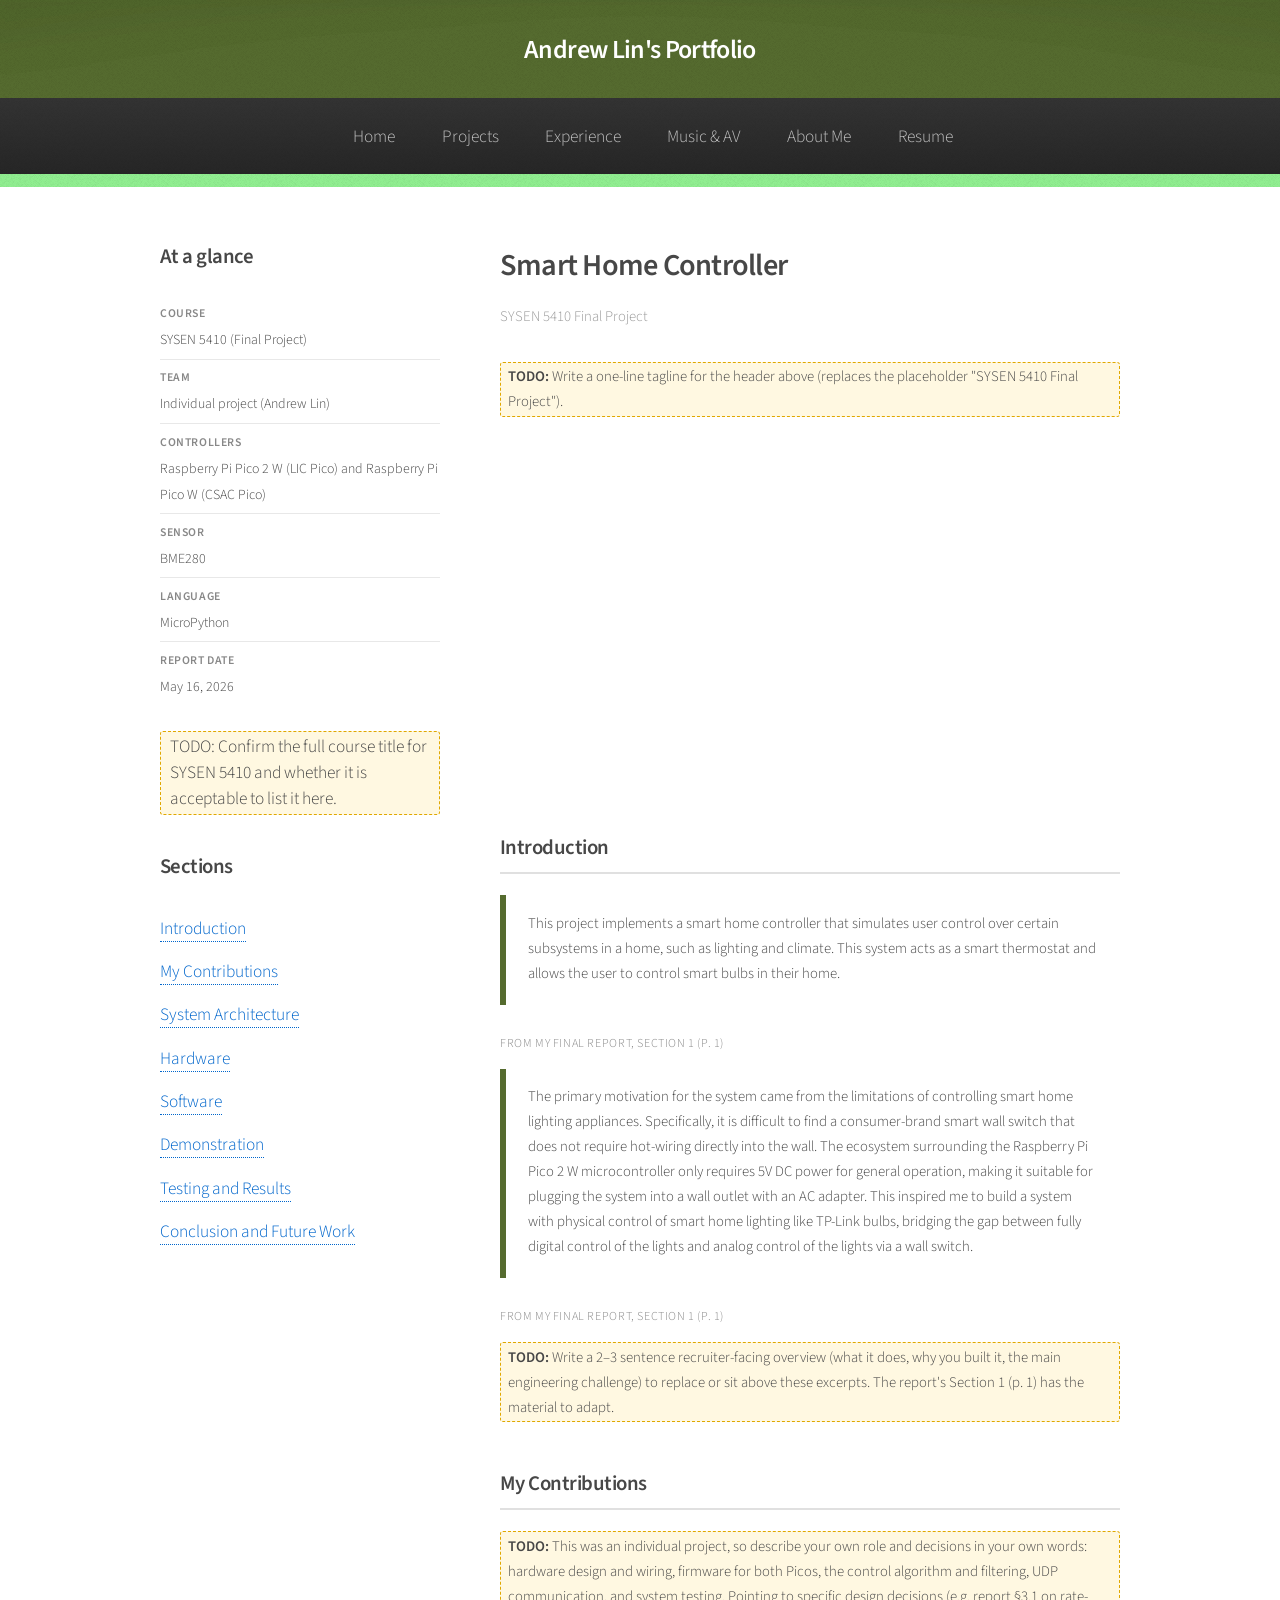
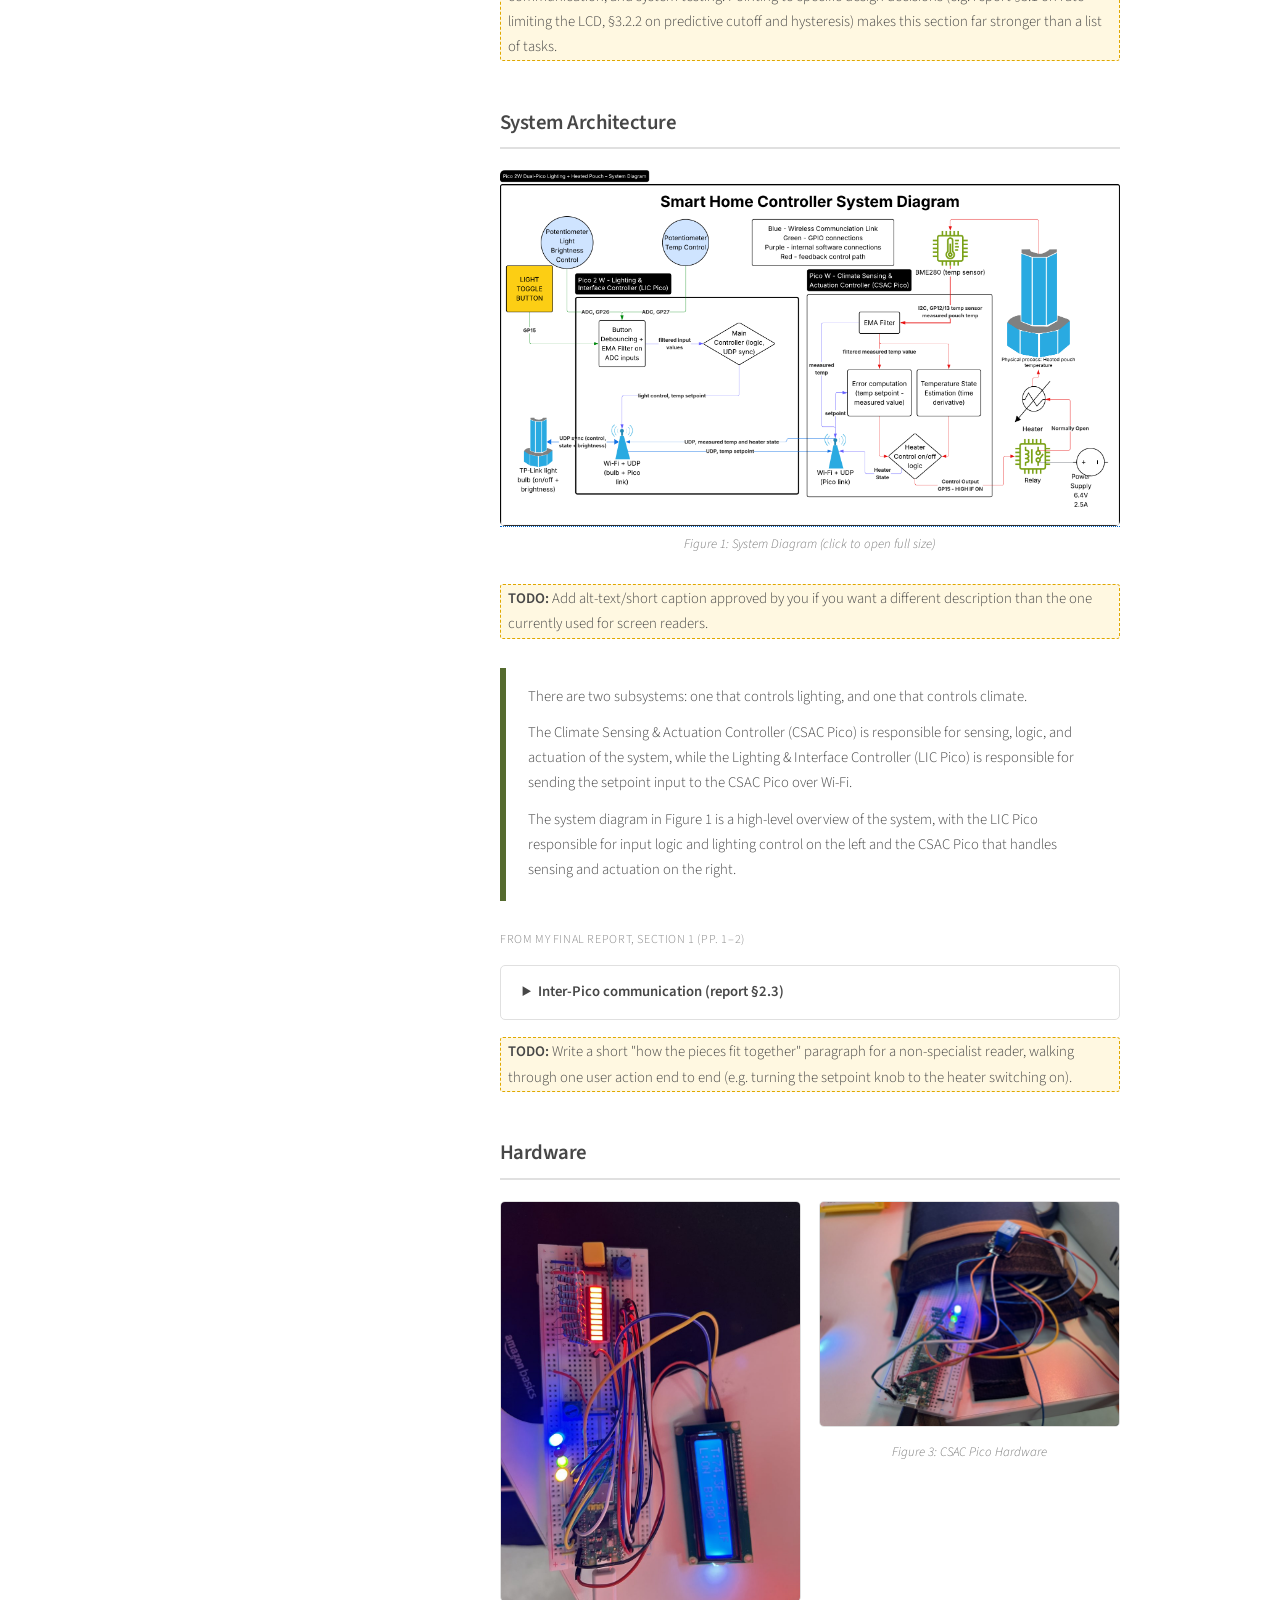
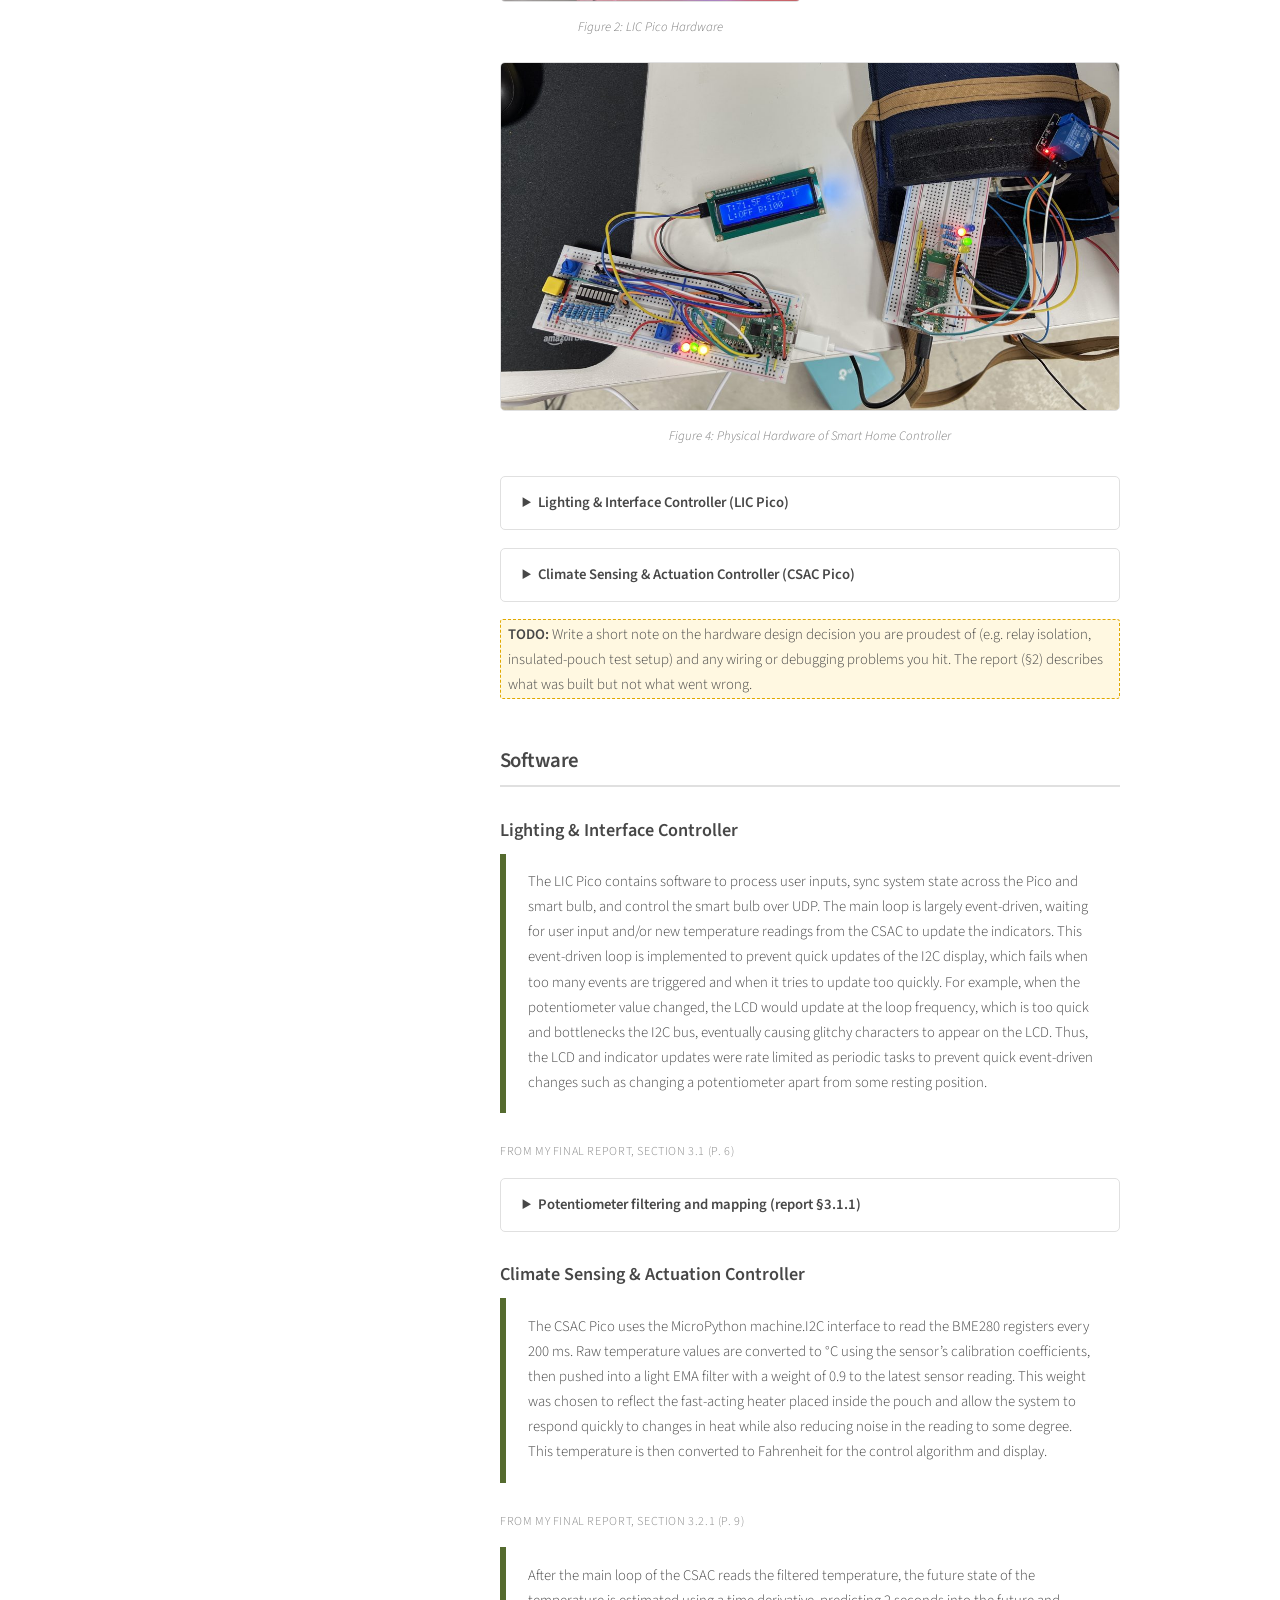
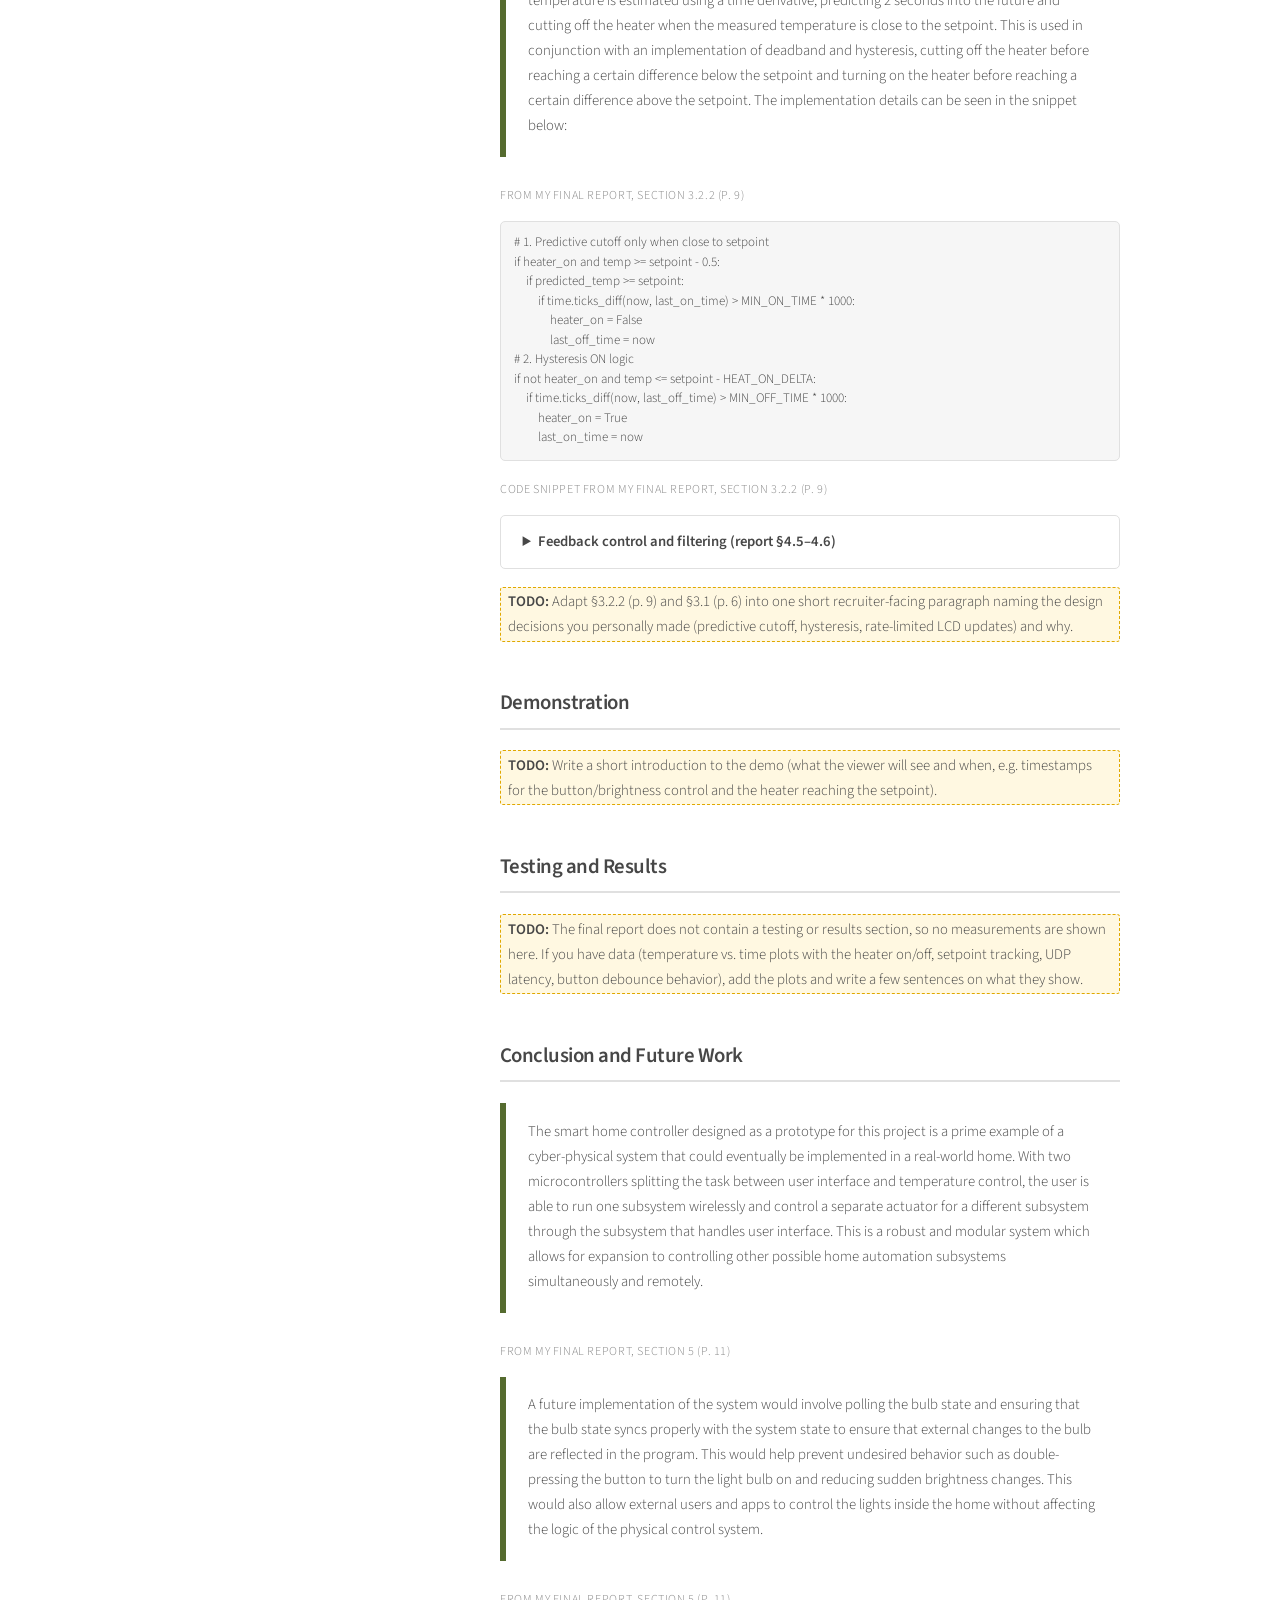
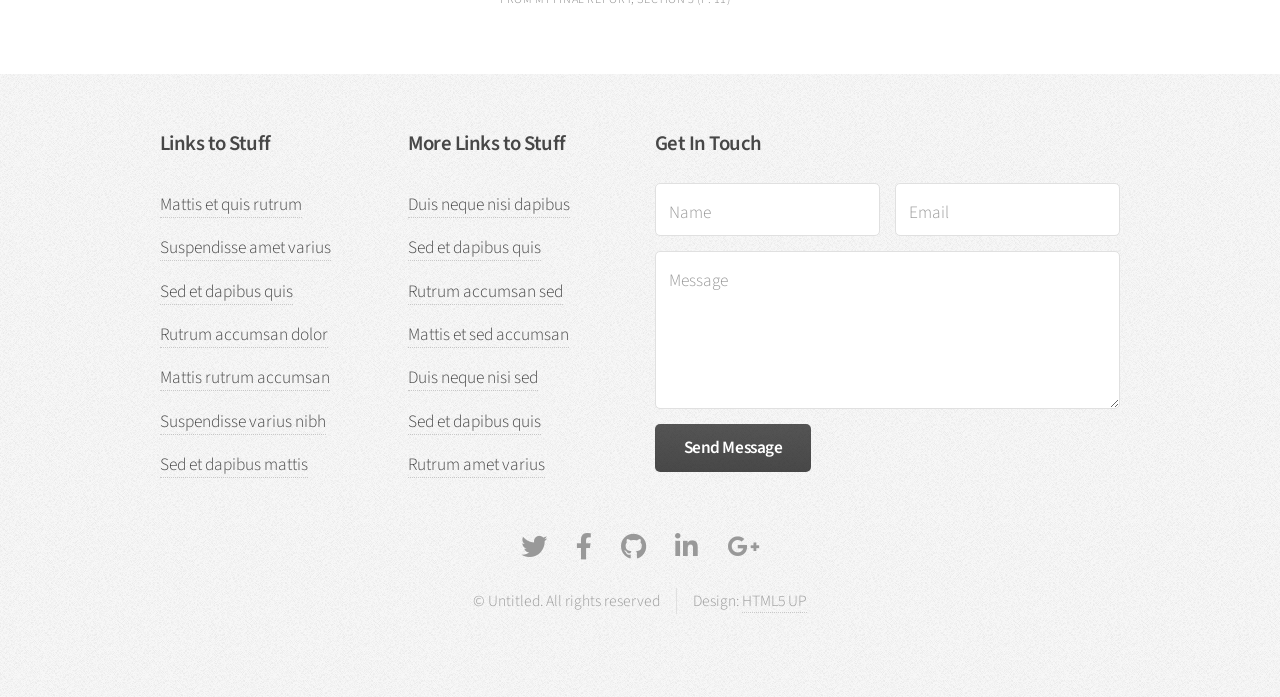
<file: projects/smart_home_controller.html>
<!DOCTYPE HTML>
<!--
	Arcana by HTML5 UP
	html5up.net | @ajlkn
	Free for personal and commercial use under the CCA 3.0 license (html5up.net/license)
-->
<html lang="en">
	<head>
		<title>Smart Home Controller - Andrew Lin's Portfolio</title>
		<meta charset="utf-8" />
		<meta name="viewport" content="width=device-width, initial-scale=1, user-scalable=no" />
		<meta name="description" content="Smart Home Controller: SYSEN 5410 final project" />
		<link rel="stylesheet" href="../assets/css/main.css" />
		<link rel="stylesheet" href="../assets/css/project-page.css" />
	</head>
	<body class="is-preload">
		<div id="page-wrapper">

			<!-- Header -->
				<div id="header">

					<!-- Logo -->
						<h1><a href="../index.html" id="logo">Andrew Lin's Portfolio</a></h1>

					<!-- Nav -->
						<nav id="nav">
							<ul>
								<li><a href="../index.html">Home</a></li>
								<li>
									<a href="#">Projects</a>
									<ul>
										<li><a href="lord_of_the_strings.html">Lord of the Strings</a></li>
										<li><a href="PiPacer.html">PiPacer</a></li>
										<li><a href="smart_home_controller.html">Smart Home Controller</a></li>
										<li><a href="#">Pegatonix (coming soon!)</a></li>
										<li>
											<a href="#">For churches</a>
											<ul>
												<li><a href="#">SetFlow</a></li>
												<li><a href="#">PPT-to-OBS Control</a></li>
											</ul>
										</li>
									</ul>
								</li>
								<li><a href="../experience.html">Experience</a></li>
								<li><a href="../music_av.html">Music & AV</a></li>
								<li><a href="../about.html">About Me</a></li>
								<li><a href="../assets/docs/Andrew%20Lin%20Redesigned%20Resume.pdf" target="_blank" rel="noopener">Resume</a></li>
							</ul>
						</nav>

				</div>

			<!-- Main -->
				<section class="wrapper style1">
					<div class="container">
						<div class="row gtr-200">

							<!-- Sidebar -->
							<div class="col-4 col-12-narrower">
								<div id="sidebar">

									<section>
										<h3>At a glance</h3>
										<ul class="pp-facts">
											<li><strong>Course</strong>SYSEN 5410 (Final Project)</li>
											<li><strong>Team</strong>Individual project (Andrew Lin)</li>
											<li><strong>Controllers</strong>Raspberry Pi Pico 2 W (LIC Pico) and Raspberry Pi Pico W (CSAC Pico)</li>
											<li><strong>Sensor</strong>BME280</li>
											<li><strong>Language</strong>MicroPython</li>
											<li><strong>Report date</strong>May 16, 2026</li>
										</ul>
										<p class="pp-todo"><small>TODO: Confirm the full course title for SYSEN 5410 and whether it is acceptable to list it here.</small></p>
									</section>

									<section>
										<h3>Sections</h3>
										<ul class="links">
											<li><a href="#intro">Introduction</a></li>
											<li><a href="#my-contributions">My Contributions</a></li>
											<li><a href="#architecture">System Architecture</a></li>
											<li><a href="#hardware">Hardware</a></li>
											<li><a href="#software">Software</a></li>
											<li><a href="#demo">Demonstration</a></li>
											<li><a href="#results">Testing and Results</a></li>
											<li><a href="#conclusion">Conclusion and Future Work</a></li>
										</ul>
									</section>

								</div>
							</div>

							<!-- Content -->
							<div class="col-8 col-12-narrower imp-narrower">
								<div id="content" class="pp-page">

									<article>
										<header>
											<h2>Smart Home Controller</h2>
											<p>SYSEN 5410 Final Project</p>
										</header>

										<p class="pp-todo"><strong>TODO:</strong> Write a one-line tagline for the header above (replaces the placeholder "SYSEN 5410 Final Project").</p>

										<span class="video featured"><iframe src="https://www.youtube.com/embed/_MRbnAwvUnI" title="Smart Home Controller Demo" loading="lazy" referrerpolicy="strict-origin-when-cross-origin" allow="accelerometer; clipboard-write; encrypted-media; gyroscope; picture-in-picture; web-share" allowfullscreen></iframe></span>

										<section class="pp-section" id="intro">
											<h3>Introduction</h3>
											<blockquote class="pp-excerpt">
												<p>This project implements a smart home controller that simulates user control over certain subsystems in a home, such as lighting and climate. This system acts as a smart thermostat and allows the user to control smart bulbs in their home.</p>
											</blockquote>
											<span class="pp-source">From my final report, Section 1 (p. 1)</span>
											<blockquote class="pp-excerpt">
												<p>The primary motivation for the system came from the limitations of controlling smart home lighting appliances. Specifically, it is difficult to find a consumer-brand smart wall switch that does not require hot-wiring directly into the wall. The ecosystem surrounding the Raspberry Pi Pico 2 W microcontroller only requires 5V DC power for general operation, making it suitable for plugging the system into a wall outlet with an AC adapter. This inspired me to build a system with physical control of smart home lighting like TP-Link bulbs, bridging the gap between fully digital control of the lights and analog control of the lights via a wall switch.</p>
											</blockquote>
											<span class="pp-source">From my final report, Section 1 (p. 1)</span>
											<p class="pp-todo"><strong>TODO:</strong> Write a 2&ndash;3 sentence recruiter-facing overview (what it does, why you built it, the main engineering challenge) to replace or sit above these excerpts. The report's Section 1 (p. 1) has the material to adapt.</p>
										</section>

										<section class="pp-section" id="my-contributions">
											<h3>My Contributions</h3>
											<p class="pp-todo"><strong>TODO:</strong> This was an individual project, so describe your own role and decisions in your own words: hardware design and wiring, firmware for both Picos, the control algorithm and filtering, UDP communication, and system testing. Pointing to specific design decisions (e.g. report &sect;3.1 on rate-limiting the LCD, &sect;3.2.2 on predictive cutoff and hysteresis) makes this section far stronger than a list of tasks.</p>
										</section>

										<section class="pp-section" id="architecture">
											<h3>System Architecture</h3>
											<figure>
												<a class="pp-diagram" href="../images/smart-home-controller/system_diagram.png" target="_blank" rel="noopener" title="Open the full-size diagram in a new tab" style="display:block;overflow-x:auto;">
													<img src="../images/smart-home-controller/system_diagram.png" alt="Smart Home Controller System Diagram showing the LIC Pico (potentiometers, light toggle button, debouncing and EMA filtering, main controller, Wi-Fi and UDP link to the TP-Link bulb) connected over UDP to the CSAC Pico (BME280 sensor, EMA filter, error computation, temperature state estimation, heater control on/off logic, relay, power supply and heated pouch)." width="4020" height="2310" loading="lazy" />
												</a>
												<figcaption>Figure 1: System Diagram (click to open full size)</figcaption>
											</figure>
											<p class="pp-todo"><strong>TODO:</strong> Add alt-text/short caption approved by you if you want a different description than the one currently used for screen readers.</p>

											<blockquote class="pp-excerpt">
												<p>There are two subsystems: one that controls lighting, and one that controls climate.</p>
												<p>The Climate Sensing &amp; Actuation Controller (CSAC Pico) is responsible for sensing, logic, and actuation of the system, while the Lighting &amp; Interface Controller (LIC Pico) is responsible for sending the setpoint input to the CSAC Pico over Wi-Fi.</p>
												<p>The system diagram in Figure 1 is a high-level overview of the system, with the LIC Pico responsible for input logic and lighting control on the left and the CSAC Pico that handles sensing and actuation on the right.</p>
											</blockquote>
											<span class="pp-source">From my final report, Section 1 (pp. 1&ndash;2)</span>

											<details class="pp-details">
												<summary>Inter-Pico communication (report &sect;2.3)</summary>
												<blockquote class="pp-excerpt">
													<p>Both Picos are connected to the Wi-Fi network with static IP addresses such that both Picos can talk to each other and reliably connect with each other over the same Wi-Fi router every time the system turns on. UDP packets are selected as connectionless protocols are preferred to prevent the main system thread from hanging and otherwise waiting on TCP linking.</p>
												</blockquote>
												<span class="pp-source">From my final report, Section 2.3 (p. 5)</span>
											</details>
											<p class="pp-todo"><strong>TODO:</strong> Write a short "how the pieces fit together" paragraph for a non-specialist reader, walking through one user action end to end (e.g. turning the setpoint knob to the heater switching on).</p>
										</section>

										<section class="pp-section" id="hardware">
											<h3>Hardware</h3>
											<div class="pp-fig-row cols-2">
												<figure class="pp-shot">
													<img src="../images/smart-home-controller/IMG_8505_web.jpg" alt="LIC Pico breadboard with LED bar graph, LCD display, pushbutton, potentiometers and indicator LEDs" loading="lazy" />
													<figcaption>Figure 2: LIC Pico Hardware</figcaption>
												</figure>
												<figure class="pp-shot">
													<img src="../images/smart-home-controller/IMG_8507_web.jpg" alt="CSAC Pico breadboard with relay module and indicator LEDs next to the insulated heating pouch" loading="lazy" />
													<figcaption>Figure 3: CSAC Pico Hardware</figcaption>
												</figure>
											</div>
											<figure class="pp-shot">
												<img src="../images/smart-home-controller/IMG_8498_cropped_web.jpg" alt="Both breadboards side by side: the LIC Pico with LCD on the left and the CSAC Pico with relay on the insulated pouch on the right" loading="lazy" />
												<figcaption>Figure 4: Physical Hardware of Smart Home Controller</figcaption>
											</figure>

											<details class="pp-details">
												<summary>Lighting &amp; Interface Controller (LIC Pico)</summary>
												<blockquote class="pp-excerpt">
													<p>For physical input, a normally open pushbutton button (the yellow button) is used to toggle the smart bulb on or off. To detect button presses, the GPIO pin 15 is internally pulled up connected to one of the button terminals and the terminal is connected to ground. When the button creates contact between both terminals, the GPIO pin detects a LOW signal and then inverts the state of the bulb.</p>
												</blockquote>
												<span class="pp-source">From my final report, Section 2.1.1 (p. 3)</span>
												<blockquote class="pp-excerpt">
													<p>The user also receives indicators of various system statuses via the LCD display and indicator LEDs. The LCD display is connected to GPIO 16 and 17 using the I2C0 bus. This displays the current temperature in the pouch, the setpoint temperature, whether the light bulb is on/off, and the brightness of the light bulb.</p>
												</blockquote>
												<span class="pp-source">From my final report, Section 2.1.2 (p. 3)</span>
												<div class="table-wrapper">
													<table class="default">
														<caption>Table 1: Lighting and Interface Controller (LIC Pico) Pinout</caption>
														<thead><tr><th>GPIO Pin</th><th>Function / Name</th><th>Description</th></tr></thead>
														<tbody>
															<tr><td>GP2-GP12</td><td>LED BAR</td><td>LED bar graph segments 1-10</td></tr>
															<tr><td>GP20</td><td>LED IDI COOL</td><td>Cooling indicator LED</td></tr>
															<tr><td>GP21</td><td>LED IDI HEAT</td><td>Heating indicator LED</td></tr>
															<tr><td>GP22</td><td>LED IDI TEMP</td><td>HVAC system active indicator LED</td></tr>
															<tr><td>GP28</td><td>LED IDI UDP</td><td>UDP receive indicator LED</td></tr>
															<tr><td>GP26</td><td>POT LED_CTRL</td><td>Analog input for LED brightness control</td></tr>
															<tr><td>GP27</td><td>POT TEMP_CTRL</td><td>Analog input for temperature setpoint</td></tr>
															<tr><td>GP15</td><td>BTN LIGHT_CTRL</td><td>Pushbutton for toggling smart bulbs</td></tr>
															<tr><td>GP16/17</td><td>LCD SDA/SCL</td><td>I2C data/clock line for LCD</td></tr>
														</tbody>
													</table>
												</div>
												<span class="pp-source">Table 1, final report p. 4</span>
											</details>

											<details class="pp-details">
												<summary>Climate Sensing &amp; Actuation Controller (CSAC Pico)</summary>
												<blockquote class="pp-excerpt">
													<p>An insulated pouch with a resistive heating pad was selected to simulate the climate conditions of an insulated home environment. Thus, heat loss is very minimal and heat escapes quite slowly over time. However, turning on the heater for even just under a minute raises the internal temperature by a few degrees, which is ideal for demonstration purposes and quick testing of the system response.</p>
												</blockquote>
												<span class="pp-source">From my final report, Section 2.2.1 (p. 4)</span>
												<blockquote class="pp-excerpt">
													<p>To measure temperature, the BME280 sensor was selected.  This is a common prototype-purpose environmental sensor that comes with humidity, temperature, and pressure sensing all in one package. It is able to detect changes in temperature pretty rapidly and sample quite accurately using the two-wire I2C bus and 3.3V power.</p>
												</blockquote>
												<span class="pp-source">From my final report, Section 2.2.2 (p. 4)</span>
												<blockquote class="pp-excerpt">
													<p>The controller outputs a HIGH or LOW signal via GPIO 15 depending on whether the system determines that the heater should be on or not. This signal is wired directly to the signal pin on the 5V relay breakout board, which uses a 5V relay similar to the one found in the kit. 5V power from VBUS is used to provide the power needed to actuate the relay. The normally open contact of the relay is wired up to the positive end of the resistive heating pad, and the common contact is wired up to a power supply that is set to 6.4V 2.34A, according to the spec of the heating pad. When the relay is ON, the normally open contact is tied to the common contact which starts the flow of current to the heating pad until the system decides to turn off the heater.</p>
												</blockquote>
												<span class="pp-source">From my final report, Section 2.2.3 (p. 5)</span>
												<div class="table-wrapper">
													<table class="default">
														<caption>Table 2: Climate Sensing &amp; Actuation Controller (CSAC Pico) Pinout</caption>
														<thead><tr><th>GPIO Pin</th><th>Function / Name</th><th>Role in System</th></tr></thead>
														<tbody>
															<tr><td>GP12/13</td><td>BME280 SDA/SCL</td><td>I2C data/clock line for environmental sensing</td></tr>
															<tr><td>GP3</td><td>BME280 +3V3</td><td>Sensor power supply (3.3V)</td></tr>
															<tr><td>GP15</td><td>HEATER RLY</td><td>Relay control output for heating actuator</td></tr>
															<tr><td>VBUS</td><td>RLY +5V</td><td>Relay module power input (5V)</td></tr>
															<tr><td>GP19</td><td>LED IDI TEMP</td><td>HVAC system active indicator LED</td></tr>
															<tr><td>GP18</td><td>LED IDI HEAT</td><td>Heating active indicator LED</td></tr>
															<tr><td>GP16</td><td>LED IDI COOL</td><td>Cooling active indicator LED</td></tr>
															<tr><td>GP21</td><td>LED IDI UDP</td><td>UDP receive indicator LED</td></tr>
														</tbody>
													</table>
												</div>
												<span class="pp-source">Table 2, final report p. 5</span>
											</details>
											<p class="pp-todo"><strong>TODO:</strong> Write a short note on the hardware design decision you are proudest of (e.g. relay isolation, insulated-pouch test setup) and any wiring or debugging problems you hit. The report (&sect;2) describes what was built but not what went wrong.</p>
										</section>

										<section class="pp-section" id="software">
											<h3>Software</h3>

											<h4>Lighting &amp; Interface Controller</h4>
											<blockquote class="pp-excerpt">
												<p>The LIC Pico contains software to process user inputs, sync system state across the Pico and smart bulb, and control the smart bulb over UDP. The main loop is largely event-driven, waiting for user input and/or new temperature readings from the CSAC to update the indicators. This event-driven loop is implemented to prevent quick updates of the I2C display, which fails when too many events are triggered and when it tries to update too quickly. For example, when the potentiometer value changed, the LCD would update at the loop frequency, which is too quick and bottlenecks the I2C bus, eventually causing glitchy characters to appear on the LCD. Thus, the LCD and indicator updates were rate limited as periodic tasks to prevent quick event-driven changes such as changing a potentiometer apart from some resting position.</p>
											</blockquote>
											<span class="pp-source">From my final report, Section 3.1 (p. 6)</span>

											<details class="pp-details">
												<summary>Potentiometer filtering and mapping (report &sect;3.1.1)</summary>
												<blockquote class="pp-excerpt">
													<p>Inputs from the potentiometer are filtered through a three step process. First, the 4 most recent values of the ADC are averaged. Then, this average value is mapped from a 16-bit ADC value to a brightness range of 0-100 or temperature range of 59-86 degrees Fahrenheit. Then, the input is passed through a exponential moving average filter that takes the previous filtered value and takes in the value of the current step and applies a weighted average between the two values, producing a filtered value for the current time step. 0.2 was chosen to smooth out the input signal while also providing a clean balance of adapting to the latest input values.</p>
												</blockquote>
<pre class="pp-code"><code>def _ema(prev, new, alpha):
    if prev is None:
        return new
    return alpha * new + (1 - alpha) * prev

def map_value(x, in_min, in_max, out_min, out_max):
    return (x - in_min) * (out_max - out_min) / (in_max - in_min) + out_min</code></pre>
												<span class="pp-source">From my final report, Section 3.1.1 (p. 7)</span>
											</details>

											<h4>Climate Sensing &amp; Actuation Controller</h4>
											<blockquote class="pp-excerpt">
												<p>The CSAC Pico uses the MicroPython machine.I2C interface to read the BME280 registers every 200 ms. Raw temperature values are converted to °C using the sensor’s calibration coefficients, then pushed into a light EMA filter with a weight of 0.9 to the latest sensor reading. This weight was chosen to reflect the fast-acting heater placed inside the pouch and allow the system to respond quickly to changes in heat while also reducing noise in the reading to some degree. This temperature is then converted to Fahrenheit for the control algorithm and display.</p>
											</blockquote>
											<span class="pp-source">From my final report, Section 3.2.1 (p. 9)</span>

											<blockquote class="pp-excerpt">
												<p>After the main loop of the CSAC reads the filtered temperature, the future state of the temperature is estimated using a time derivative, predicting 2 seconds into the future and cutting off the heater when the measured temperature is close to the setpoint. This is used in conjunction with an implementation of deadband and hysteresis, cutting off the heater before reaching a certain difference below the setpoint and turning on the heater before reaching a certain difference above the setpoint. The implementation details can be seen in the snippet below:</p>
											</blockquote>
											<span class="pp-source">From my final report, Section 3.2.2 (p. 9)</span>
<pre class="pp-code"><code># 1. Predictive cutoff only when close to setpoint
if heater_on and temp >= setpoint - 0.5:
    if predicted_temp >= setpoint:
        if time.ticks_diff(now, last_on_time) > MIN_ON_TIME * 1000:
            heater_on = False
            last_off_time = now
# 2. Hysteresis ON logic
if not heater_on and temp <= setpoint - HEAT_ON_DELTA:
    if time.ticks_diff(now, last_off_time) > MIN_OFF_TIME * 1000:
        heater_on = True
        last_on_time = now</code></pre>
											<span class="pp-source">Code snippet from my final report, Section 3.2.2 (p. 9)</span>

											<details class="pp-details">
												<summary>Feedback control and filtering (report &sect;4.5&ndash;4.6)</summary>
												<blockquote class="pp-excerpt">
													<p>The system uses an exponential moving average filter to smooth temperature readings from the BME280 before they are used in the control loop. This same EMA filter is also used on the potentiometer inputs to smooth the brightness and temperature inputs before they hit the control loop. The EMA filter assists in smoothing out input signals and preventing jitter in brightness and temperature updates, so as to reduce unnecessary wireless transmission of noisy data. In addition, the future temperature of the pouch is also estimated using a time derivative, predicting where the temperature will be in 2 seconds based on the rate of temperature change inside the pouch when the heater is active. This state estimation helps in turning off the heater if the temperature is rising up quickly beyond the deadband difference near the setpoint.</p>
												</blockquote>
												<span class="pp-source">From my final report, Section 4.5 (p. 11)</span>
												<blockquote class="pp-excerpt">
													<p>The heater is controlled using a relay controlled by a closed-loop on/off controller. The error signal is computed as the difference between the user-defined setpoint and the filtered temperature gathered by the BME280 sensor. The relay turns off when the sensed temperature nears the setpoint and thus turns off the heater that is connected to the relay.</p>
												</blockquote>
												<span class="pp-source">From my final report, Section 4.6 (p. 11)</span>
											</details>

											<p class="pp-todo"><strong>TODO:</strong> Adapt &sect;3.2.2 (p. 9) and &sect;3.1 (p. 6) into one short recruiter-facing paragraph naming the design decisions you personally made (predictive cutoff, hysteresis, rate-limited LCD updates) and why.</p>
										</section>

										<section class="pp-section" id="demo">
											<h3>Demonstration</h3>
											<p class="pp-todo"><strong>TODO:</strong> Write a short introduction to the demo (what the viewer will see and when, e.g. timestamps for the button/brightness control and the heater reaching the setpoint).</p>
										</section>

										<section class="pp-section" id="results">
											<h3>Testing and Results</h3>
											<p class="pp-todo"><strong>TODO:</strong> The final report does not contain a testing or results section, so no measurements are shown here. If you have data (temperature vs. time plots with the heater on/off, setpoint tracking, UDP latency, button debounce behavior), add the plots and write a few sentences on what they show.</p>
										</section>

										<section class="pp-section" id="conclusion">
											<h3>Conclusion and Future Work</h3>
											<blockquote class="pp-excerpt">
												<p>The smart home controller designed as a prototype for this project is a prime example of a cyber-physical system that could eventually be implemented in a real-world home. With two microcontrollers splitting the task between user interface and temperature control, the user is able to run one subsystem wirelessly and control a separate actuator for a different subsystem through the subsystem that handles user interface. This is a robust and modular system which allows for expansion to controlling other possible home automation subsystems simultaneously and remotely.</p>
											</blockquote>
											<span class="pp-source">From my final report, Section 5 (p. 11)</span>
											<blockquote class="pp-excerpt">
												<p>A future implementation of the system would involve polling the bulb state and ensuring that the bulb state syncs properly with the system state to ensure that external changes to the bulb are reflected in the program. This would help prevent undesired behavior such as double-pressing the button to turn the light bulb on and reducing sudden brightness changes. This would also allow external users and apps to control the lights inside the home without affecting the logic of the physical control system.</p>
											</blockquote>
											<span class="pp-source">From my final report, Section 5 (p. 11)</span>
										</section>

									</article>

								</div>
							</div>
						</div>
					</div>
				</section>

			<!-- Footer -->
				<div id="footer">
					<div class="container">
						<div class="row">
							<section class="col-3 col-6-narrower col-12-mobilep">
								<h3>Links to Stuff</h3>
								<ul class="links">
									<li><a href="#">Mattis et quis rutrum</a></li>
									<li><a href="#">Suspendisse amet varius</a></li>
									<li><a href="#">Sed et dapibus quis</a></li>
									<li><a href="#">Rutrum accumsan dolor</a></li>
									<li><a href="#">Mattis rutrum accumsan</a></li>
									<li><a href="#">Suspendisse varius nibh</a></li>
									<li><a href="#">Sed et dapibus mattis</a></li>
								</ul>
							</section>
							<section class="col-3 col-6-narrower col-12-mobilep">
								<h3>More Links to Stuff</h3>
								<ul class="links">
									<li><a href="#">Duis neque nisi dapibus</a></li>
									<li><a href="#">Sed et dapibus quis</a></li>
									<li><a href="#">Rutrum accumsan sed</a></li>
									<li><a href="#">Mattis et sed accumsan</a></li>
									<li><a href="#">Duis neque nisi sed</a></li>
									<li><a href="#">Sed et dapibus quis</a></li>
									<li><a href="#">Rutrum amet varius</a></li>
								</ul>
							</section>
							<section class="col-6 col-12-narrower">
								<h3>Get In Touch</h3>
								<form>
									<div class="row gtr-50">
										<div class="col-6 col-12-mobilep">
											<input type="text" name="name" id="name" placeholder="Name" />
										</div>
										<div class="col-6 col-12-mobilep">
											<input type="email" name="email" id="email" placeholder="Email" />
										</div>
										<div class="col-12">
											<textarea name="message" id="message" placeholder="Message" rows="5"></textarea>
										</div>
										<div class="col-12">
											<ul class="actions">
												<li><input type="submit" class="button alt" value="Send Message" /></li>
											</ul>
										</div>
									</div>
								</form>
							</section>
						</div>
					</div>

					<!-- Icons -->
						<ul class="icons">
							<li><a href="#" class="icon brands fa-twitter"><span class="label">Twitter</span></a></li>
							<li><a href="#" class="icon brands fa-facebook-f"><span class="label">Facebook</span></a></li>
							<li><a href="#" class="icon brands fa-github"><span class="label">GitHub</span></a></li>
							<li><a href="#" class="icon brands fa-linkedin-in"><span class="label">LinkedIn</span></a></li>
							<li><a href="#" class="icon brands fa-google-plus-g"><span class="label">Google+</span></a></li>
						</ul>

					<!-- Copyright -->
						<div class="copyright">
							<ul class="menu">
								<li>&copy; Untitled. All rights reserved</li><li>Design: <a href="http://html5up.net">HTML5 UP</a></li>
							</ul>
						</div>

				</div>

		</div>

		<!-- Scripts -->
			<script src="../assets/js/jquery.min.js"></script>
			<script src="../assets/js/jquery.dropotron.min.js"></script>
			<script src="../assets/js/browser.min.js"></script>
			<script src="../assets/js/breakpoints.min.js"></script>
			<script src="../assets/js/util.js"></script>
			<script src="../assets/js/main.js"></script>

	</body>
</html>
</file>
<file: assets/css/project-page.css>
/*
	Shared project case-study styles for the Arcana portfolio.
	Loaded after main.css by the project pages and experience.html (the latter only uses .pp-todo).
	All rules are scoped under .pp-page or use a pp- prefix so nothing leaks to other pages.
	(pp- is a historical prefix from PiPacer, the first page built on this system.)
	Colors/fonts come from Arcana (accent darkolivegreen).
*/

.pp-page section.pp-section { margin-bottom: 2.5em; }
.pp-page h3 { border-bottom: solid 2px #e0e0e0; padding-bottom: 0.3em; }
.pp-page h4 { margin: 1.5em 0 0.4em 0; font-size: 1.05em; font-weight: 600; }

.pp-page article p,
.pp-page article li { font-size: 0.85em; line-height: 1.7em; }

.pp-lede { font-size: 1em !important; color: #555; }

/* Buttons row */
.pp-actions { margin: 0 0 2em 0; }
.pp-actions .button { margin: 0 0.5em 0.6em 0; }

/* Figures */
.pp-page figure { margin: 0 0 1.75em 0; text-align: center; }
.pp-page figure img,
.pp-page figure video { max-width: 100%; height: auto; border-radius: 5px; }
.pp-page figure.pp-shot img { border: solid 1px #e0e0e0; background: #fff; }
.pp-page figcaption { font-size: 0.75em; font-style: italic; color: #777; margin-top: 0.6em; line-height: 1.4em; }

.pp-fig-row { display: grid; gap: 1em; align-items: start; margin-bottom: 0.5em; }
.pp-fig-row.cols-2 { grid-template-columns: repeat(2, minmax(0, 1fr)); }
.pp-fig-row.cols-3 { grid-template-columns: repeat(3, minmax(0, 1fr)); }
.pp-fig-row figure { margin: 0 0 1em 0; }
@media screen and (max-width: 736px) {
	.pp-fig-row.cols-2, .pp-fig-row.cols-3 { grid-template-columns: 1fr; }
}

/* Contribution callouts */
.pp-callout {
	background: #fff;
	border: solid 1px #e0e0e0;
	border-left: solid 0.35em darkolivegreen;
	border-radius: 5px;
	padding: 1em 1.25em 0.25em 1.25em;
	margin-bottom: 1.5em;
}
.pp-callout h4 { margin-top: 0; }
.pp-callout ul { margin-bottom: 1em; }
.pp-callout.pp-team-wide { border-left-color: #bbb; }

.pp-todo {
	background: #fff8e1;
	border: dashed 1px #e0a800;
	border-radius: 3px;
	padding: 0.1em 0.5em;
}

/* Results table */
.pp-page .table-wrapper { overflow-x: auto; margin-bottom: 1.5em; }
.pp-page table.default { margin-bottom: 0; font-size: 0.8em; }
.pp-page table.default th,
.pp-page table.default td { padding: 0.55em 0.8em; text-align: left; vertical-align: top; }
.pp-page table.default th { font-weight: 600; border-bottom: solid 2px #e0e0e0; }

/* Sidebar facts */
#sidebar .pp-facts { list-style: none; padding: 0; margin: 0 0 1.5em 0; }
#sidebar .pp-facts li { font-size: 0.8em; padding: 0.4em 0; border-top: solid 1px #e8e8e8; }
#sidebar .pp-facts li:first-child { border-top: 0; }
#sidebar .pp-facts strong { display: block; color: #888; font-size: 0.85em; text-transform: uppercase; letter-spacing: 0.05em; }
#sidebar .pp-side-buttons .button { display: block; text-align: center; margin: 0 0 0.6em 0; }

/* Verbatim report excerpts (used on the Smart Home Controller page) */
.pp-page blockquote.pp-excerpt {
	border-left: solid 0.35em darkolivegreen;
	background: #fff;
	margin: 0 0 1.5em 0;
	padding: 0.9em 1.25em 0.4em 1.25em;
	font-style: normal;
}
.pp-page blockquote.pp-excerpt p { margin-bottom: 0.8em; }
.pp-page .pp-source { display: block; font-size: 0.7em; color: #888; margin: 0 0 1em 0; text-transform: uppercase; letter-spacing: 0.05em; }

/* Expandable detail blocks */
.pp-page details.pp-details { border: solid 1px #e0e0e0; border-radius: 5px; background: #fff; margin: 0 0 1em 0; padding: 0 1.25em; }
.pp-page details.pp-details > summary { cursor: pointer; font-weight: 600; font-size: 0.85em; padding: 0.9em 0; }
.pp-page details.pp-details[open] > summary { border-bottom: solid 1px #e8e8e8; margin-bottom: 1em; }

/* Code blocks */
.pp-page pre.pp-code { font-size: 0.75em; line-height: 1.5em; background: #f6f6f6; border: solid 1px #e0e0e0; border-radius: 5px; padding: 0.9em 1em; overflow-x: auto; margin: 0 0 1.25em 0; }

/* Wide diagrams: scroll sideways on phones instead of shrinking to unreadable */
.pp-page .pp-diagram { overflow-x: auto; }
.pp-page .pp-diagram img { display: block; width: 100%; height: auto; }
@media screen and (max-width: 736px) {
	.pp-page .pp-diagram img { min-width: 640px; }
}
.pp-page figure video { width: 100%; }
</file>
<file: assets/css/main.css>
@import url("fontawesome-all.min.css");
@import url("https://fonts.googleapis.com/css?family=Source+Sans+Pro:300,300italic,600,600italic");

/*
	Arcana by HTML5 UP
	html5up.net | @ajlkn
	Free for personal and commercial use under the CCA 3.0 license (html5up.net/license)
*/

html, body, div, span, applet, object,
iframe, h1, h2, h3, h4, h5, h6, p, blockquote,
pre, a, abbr, acronym, address, big, cite,
code, del, dfn, em, img, ins, kbd, q, s, samp,
small, strike, strong, sub, sup, tt, var, b,
u, i, center, dl, dt, dd, ol, ul, li, fieldset,
form, label, legend, table, caption, tbody,
tfoot, thead, tr, th, td, article, aside,
canvas, details, embed, figure, figcaption,
footer, header, hgroup, menu, nav, output, ruby,
section, summary, time, mark, audio, video {
	margin: 0;
	padding: 0;
	border: 0;
	font-size: 100%;
	font: inherit;
	vertical-align: baseline;}

article, aside, details, figcaption, figure,
footer, header, hgroup, menu, nav, section {
	display: block;}

body {
	line-height: 1;
}

ol, ul {
	list-style: none;
}

blockquote, q {
	quotes: none;
}

	blockquote:before, blockquote:after, q:before, q:after {
		content: '';
		content: none;
	}

table {
	border-collapse: collapse;
	border-spacing: 0;
}

body {
	-webkit-text-size-adjust: none;
}

mark {
	background-color: transparent;
	color: inherit;
}

input::-moz-focus-inner {
	border: 0;
	padding: 0;
}

input, select, textarea {
	-moz-appearance: none;
	-webkit-appearance: none;
	-ms-appearance: none;
	appearance: none;
}

/* Basic */

	html {
		box-sizing: border-box;
	}

	*, *:before, *:after {
		box-sizing: inherit;
	}

	body {
		background: #f7f7f7 url("images/bg01.png");
	}

		body.is-preload *, body.is-preload *:before, body.is-preload *:after {
			-moz-animation: none !important;
			-webkit-animation: none !important;
			-ms-animation: none !important;
			animation: none !important;
			-moz-transition: none !important;
			-webkit-transition: none !important;
			-ms-transition: none !important;
			transition: none !important;
		}

	body, input, select, textarea {
		color: #474747;
		font-family: 'Source Sans Pro', sans-serif;
		font-size: 16pt;
		font-weight: 300;
		line-height: 1.65em;
	}

	a {
		-moz-transition: color 0.2s ease-in-out, border-color 0.2s ease-in-out, opacity 0.2s ease-in-out;
		-webkit-transition: color 0.2s ease-in-out, border-color 0.2s ease-in-out, opacity 0.2s ease-in-out;
		-ms-transition: color 0.2s ease-in-out, border-color 0.2s ease-in-out, opacity 0.2s ease-in-out;
		transition: color 0.2s ease-in-out, border-color 0.2s ease-in-out, opacity 0.2s ease-in-out;
		color: #0066cc;
		text-decoration: none;
		border-bottom: dotted 1px;
	}

		a:hover {
			color: #004a99;
			border-bottom-color: transparent;
		}

	strong, b {
		font-weight: 600;
	}

	em, i {
		font-style: italic;
	}

	p, ul, ol, dl, table, blockquote {
		margin: 0 0 2em 0;
	}

	h1, h2, h3, h4, h5, h6 {
		color: inherit;
		font-weight: 600;
		line-height: 1.75em;
		margin-bottom: 1em;
	}

		h1 a, h2 a, h3 a, h4 a, h5 a, h6 a {
			color: inherit;
			text-decoration: none;
		}

		h1 em, h2 em, h3 em, h4 em, h5 em, h6 em {
			font-style: normal;
			font-weight: 300;
		}

	h2 {
		font-size: 1.75em;
		letter-spacing: -0.025em;
	}

	h3 {
		font-size: 1.2em;
		letter-spacing: -0.025em;
	}

	sub {
		font-size: 0.8em;
		position: relative;
		top: 0.5em;
	}

	sup {
		font-size: 0.8em;
		position: relative;
		top: -0.5em;
	}

	hr {
		border-top: solid 1px #e0e0e0;
		border: 0;
		margin-bottom: 1.5em;
	}

	blockquote {
		border-left: solid 0.5em #e0e0e0;
		font-style: italic;
		padding: 1em 0 1em 2em;
	}

/* Container */

	.container {
		margin: 0 auto;
		max-width: 100%;
		width: 1400px;
	}

		@media screen and (max-width: 1680px) {

			.container {
				width: 1200px;
			}

		}

		@media screen and (max-width: 1280px) {

			.container {
				width: 960px;
			}

		}

		@media screen and (max-width: 980px) {

			.container {
				width: 95%;
			}

		}

		@media screen and (max-width: 840px) {

			.container {
				width: 95%;
			}

		}

		@media screen and (max-width: 736px) {

			.container {
				width: 90%;
			}

		}

		@media screen and (max-width: 480px) {

			.container {
				width: 100%;
			}

		}

/* Row */

	.row {
		display: flex;
		flex-wrap: wrap;
		box-sizing: border-box;
		align-items: stretch;
	}

		.row > * {
			box-sizing: border-box;
		}

		.row.gtr-uniform > * > :last-child {
			margin-bottom: 0;
		}

		.row.aln-left {
			justify-content: flex-start;
		}

		.row.aln-center {
			justify-content: center;
		}

		.row.aln-right {
			justify-content: flex-end;
		}

		.row.aln-top {
			align-items: flex-start;
		}

		.row.aln-middle {
			align-items: center;
		}

		.row.aln-bottom {
			align-items: flex-end;
		}

		.row > .imp {
			order: -1;
		}

		.row > .col-1 {
			width: 8.33333%;
		}

		.row > .off-1 {
			margin-left: 8.33333%;
		}

		.row > .col-2 {
			width: 16.66667%;
		}

		.row > .off-2 {
			margin-left: 16.66667%;
		}

		.row > .col-3 {
			width: 25%;
		}

		.row > .off-3 {
			margin-left: 25%;
		}

		.row > .col-4 {
			width: 33.33333%;
		}

		.row > .off-4 {
			margin-left: 33.33333%;
		}

		.row > .col-5 {
			width: 41.66667%;
		}

		.row > .off-5 {
			margin-left: 41.66667%;
		}

		.row > .col-6 {
			width: 50%;
		}

		.row > .off-6 {
			margin-left: 50%;
		}

		.row > .col-7 {
			width: 58.33333%;
		}

		.row > .off-7 {
			margin-left: 58.33333%;
		}

		.row > .col-8 {
			width: 66.66667%;
		}

		.row > .off-8 {
			margin-left: 66.66667%;
		}

		.row > .col-9 {
			width: 75%;
		}

		.row > .off-9 {
			margin-left: 75%;
		}

		.row > .col-10 {
			width: 83.33333%;
		}

		.row > .off-10 {
			margin-left: 83.33333%;
		}

		.row > .col-11 {
			width: 91.66667%;
		}

		.row > .off-11 {
			margin-left: 91.66667%;
		}

		.row > .col-12 {
			width: 100%;
		}

		.row > .off-12 {
			margin-left: 100%;
		}

		.row.gtr-0 {
			margin-top: 0px;
			margin-left: 0px;
		}

			.row.gtr-0 > * {
				padding: 0px 0 0 0px;
			}

			.row.gtr-0.gtr-uniform {
				margin-top: 0px;
			}

				.row.gtr-0.gtr-uniform > * {
					padding-top: 0px;
				}

		.row.gtr-25 {
			margin-top: -12.5px;
			margin-left: -12.5px;
		}

			.row.gtr-25 > * {
				padding: 12.5px 0 0 12.5px;
			}

			.row.gtr-25.gtr-uniform {
				margin-top: -12.5px;
			}

				.row.gtr-25.gtr-uniform > * {
					padding-top: 12.5px;
				}

		.row.gtr-50 {
			margin-top: -25px;
			margin-left: -25px;
		}

			.row.gtr-50 > * {
				padding: 25px 0 0 25px;
			}

			.row.gtr-50.gtr-uniform {
				margin-top: -25px;
			}

				.row.gtr-50.gtr-uniform > * {
					padding-top: 25px;
				}

		.row {
			margin-top: -50px;
			margin-left: -50px;
		}

			.row > * {
				padding: 50px 0 0 50px;
			}

			.row.gtr-uniform {
				margin-top: -50px;
			}

				.row.gtr-uniform > * {
					padding-top: 50px;
				}

		.row.gtr-150 {
			margin-top: -75px;
			margin-left: -75px;
		}

			.row.gtr-150 > * {
				padding: 75px 0 0 75px;
			}

			.row.gtr-150.gtr-uniform {
				margin-top: -75px;
			}

				.row.gtr-150.gtr-uniform > * {
					padding-top: 75px;
				}

		.row.gtr-200 {
			margin-top: -100px;
			margin-left: -100px;
		}

			.row.gtr-200 > * {
				padding: 100px 0 0 100px;
			}

			.row.gtr-200.gtr-uniform {
				margin-top: -100px;
			}

				.row.gtr-200.gtr-uniform > * {
					padding-top: 100px;
				}

		@media screen and (max-width: 1680px) {

			.row {
				display: flex;
				flex-wrap: wrap;
				box-sizing: border-box;
				align-items: stretch;
			}

				.row > * {
					box-sizing: border-box;
				}

				.row.gtr-uniform > * > :last-child {
					margin-bottom: 0;
				}

				.row.aln-left {
					justify-content: flex-start;
				}

				.row.aln-center {
					justify-content: center;
				}

				.row.aln-right {
					justify-content: flex-end;
				}

				.row.aln-top {
					align-items: flex-start;
				}

				.row.aln-middle {
					align-items: center;
				}

				.row.aln-bottom {
					align-items: flex-end;
				}

				.row > .imp-wide {
					order: -1;
				}

				.row > .col-1-wide {
					width: 8.33333%;
				}

				.row > .off-1-wide {
					margin-left: 8.33333%;
				}

				.row > .col-2-wide {
					width: 16.66667%;
				}

				.row > .off-2-wide {
					margin-left: 16.66667%;
				}

				.row > .col-3-wide {
					width: 25%;
				}

				.row > .off-3-wide {
					margin-left: 25%;
				}

				.row > .col-4-wide {
					width: 33.33333%;
				}

				.row > .off-4-wide {
					margin-left: 33.33333%;
				}

				.row > .col-5-wide {
					width: 41.66667%;
				}

				.row > .off-5-wide {
					margin-left: 41.66667%;
				}

				.row > .col-6-wide {
					width: 50%;
				}

				.row > .off-6-wide {
					margin-left: 50%;
				}

				.row > .col-7-wide {
					width: 58.33333%;
				}

				.row > .off-7-wide {
					margin-left: 58.33333%;
				}

				.row > .col-8-wide {
					width: 66.66667%;
				}

				.row > .off-8-wide {
					margin-left: 66.66667%;
				}

				.row > .col-9-wide {
					width: 75%;
				}

				.row > .off-9-wide {
					margin-left: 75%;
				}

				.row > .col-10-wide {
					width: 83.33333%;
				}

				.row > .off-10-wide {
					margin-left: 83.33333%;
				}

				.row > .col-11-wide {
					width: 91.66667%;
				}

				.row > .off-11-wide {
					margin-left: 91.66667%;
				}

				.row > .col-12-wide {
					width: 100%;
				}

				.row > .off-12-wide {
					margin-left: 100%;
				}

				.row.gtr-0 {
					margin-top: 0px;
					margin-left: 0px;
				}

					.row.gtr-0 > * {
						padding: 0px 0 0 0px;
					}

					.row.gtr-0.gtr-uniform {
						margin-top: 0px;
					}

						.row.gtr-0.gtr-uniform > * {
							padding-top: 0px;
						}

				.row.gtr-25 {
					margin-top: -10px;
					margin-left: -10px;
				}

					.row.gtr-25 > * {
						padding: 10px 0 0 10px;
					}

					.row.gtr-25.gtr-uniform {
						margin-top: -10px;
					}

						.row.gtr-25.gtr-uniform > * {
							padding-top: 10px;
						}

				.row.gtr-50 {
					margin-top: -20px;
					margin-left: -20px;
				}

					.row.gtr-50 > * {
						padding: 20px 0 0 20px;
					}

					.row.gtr-50.gtr-uniform {
						margin-top: -20px;
					}

						.row.gtr-50.gtr-uniform > * {
							padding-top: 20px;
						}

				.row {
					margin-top: -40px;
					margin-left: -40px;
				}

					.row > * {
						padding: 40px 0 0 40px;
					}

					.row.gtr-uniform {
						margin-top: -40px;
					}

						.row.gtr-uniform > * {
							padding-top: 40px;
						}

				.row.gtr-150 {
					margin-top: -60px;
					margin-left: -60px;
				}

					.row.gtr-150 > * {
						padding: 60px 0 0 60px;
					}

					.row.gtr-150.gtr-uniform {
						margin-top: -60px;
					}

						.row.gtr-150.gtr-uniform > * {
							padding-top: 60px;
						}

				.row.gtr-200 {
					margin-top: -80px;
					margin-left: -80px;
				}

					.row.gtr-200 > * {
						padding: 80px 0 0 80px;
					}

					.row.gtr-200.gtr-uniform {
						margin-top: -80px;
					}

						.row.gtr-200.gtr-uniform > * {
							padding-top: 80px;
						}

		}

		@media screen and (max-width: 1280px) {

			.row {
				display: flex;
				flex-wrap: wrap;
				box-sizing: border-box;
				align-items: stretch;
			}

				.row > * {
					box-sizing: border-box;
				}

				.row.gtr-uniform > * > :last-child {
					margin-bottom: 0;
				}

				.row.aln-left {
					justify-content: flex-start;
				}

				.row.aln-center {
					justify-content: center;
				}

				.row.aln-right {
					justify-content: flex-end;
				}

				.row.aln-top {
					align-items: flex-start;
				}

				.row.aln-middle {
					align-items: center;
				}

				.row.aln-bottom {
					align-items: flex-end;
				}

				.row > .imp-normal {
					order: -1;
				}

				.row > .col-1-normal {
					width: 8.33333%;
				}

				.row > .off-1-normal {
					margin-left: 8.33333%;
				}

				.row > .col-2-normal {
					width: 16.66667%;
				}

				.row > .off-2-normal {
					margin-left: 16.66667%;
				}

				.row > .col-3-normal {
					width: 25%;
				}

				.row > .off-3-normal {
					margin-left: 25%;
				}

				.row > .col-4-normal {
					width: 33.33333%;
				}

				.row > .off-4-normal {
					margin-left: 33.33333%;
				}

				.row > .col-5-normal {
					width: 41.66667%;
				}

				.row > .off-5-normal {
					margin-left: 41.66667%;
				}

				.row > .col-6-normal {
					width: 50%;
				}

				.row > .off-6-normal {
					margin-left: 50%;
				}

				.row > .col-7-normal {
					width: 58.33333%;
				}

				.row > .off-7-normal {
					margin-left: 58.33333%;
				}

				.row > .col-8-normal {
					width: 66.66667%;
				}

				.row > .off-8-normal {
					margin-left: 66.66667%;
				}

				.row > .col-9-normal {
					width: 75%;
				}

				.row > .off-9-normal {
					margin-left: 75%;
				}

				.row > .col-10-normal {
					width: 83.33333%;
				}

				.row > .off-10-normal {
					margin-left: 83.33333%;
				}

				.row > .col-11-normal {
					width: 91.66667%;
				}

				.row > .off-11-normal {
					margin-left: 91.66667%;
				}

				.row > .col-12-normal {
					width: 100%;
				}

				.row > .off-12-normal {
					margin-left: 100%;
				}

				.row.gtr-0 {
					margin-top: 0px;
					margin-left: 0px;
				}

					.row.gtr-0 > * {
						padding: 0px 0 0 0px;
					}

					.row.gtr-0.gtr-uniform {
						margin-top: 0px;
					}

						.row.gtr-0.gtr-uniform > * {
							padding-top: 0px;
						}

				.row.gtr-25 {
					margin-top: -7.5px;
					margin-left: -7.5px;
				}

					.row.gtr-25 > * {
						padding: 7.5px 0 0 7.5px;
					}

					.row.gtr-25.gtr-uniform {
						margin-top: -7.5px;
					}

						.row.gtr-25.gtr-uniform > * {
							padding-top: 7.5px;
						}

				.row.gtr-50 {
					margin-top: -15px;
					margin-left: -15px;
				}

					.row.gtr-50 > * {
						padding: 15px 0 0 15px;
					}

					.row.gtr-50.gtr-uniform {
						margin-top: -15px;
					}

						.row.gtr-50.gtr-uniform > * {
							padding-top: 15px;
						}

				.row {
					margin-top: -30px;
					margin-left: -30px;
				}

					.row > * {
						padding: 30px 0 0 30px;
					}

					.row.gtr-uniform {
						margin-top: -30px;
					}

						.row.gtr-uniform > * {
							padding-top: 30px;
						}

				.row.gtr-150 {
					margin-top: -45px;
					margin-left: -45px;
				}

					.row.gtr-150 > * {
						padding: 45px 0 0 45px;
					}

					.row.gtr-150.gtr-uniform {
						margin-top: -45px;
					}

						.row.gtr-150.gtr-uniform > * {
							padding-top: 45px;
						}

				.row.gtr-200 {
					margin-top: -60px;
					margin-left: -60px;
				}

					.row.gtr-200 > * {
						padding: 60px 0 0 60px;
					}

					.row.gtr-200.gtr-uniform {
						margin-top: -60px;
					}

						.row.gtr-200.gtr-uniform > * {
							padding-top: 60px;
						}

		}

		@media screen and (max-width: 980px) {

			.row {
				display: flex;
				flex-wrap: wrap;
				box-sizing: border-box;
				align-items: stretch;
			}

				.row > * {
					box-sizing: border-box;
				}

				.row.gtr-uniform > * > :last-child {
					margin-bottom: 0;
				}

				.row.aln-left {
					justify-content: flex-start;
				}

				.row.aln-center {
					justify-content: center;
				}

				.row.aln-right {
					justify-content: flex-end;
				}

				.row.aln-top {
					align-items: flex-start;
				}

				.row.aln-middle {
					align-items: center;
				}

				.row.aln-bottom {
					align-items: flex-end;
				}

				.row > .imp-narrow {
					order: -1;
				}

				.row > .col-1-narrow {
					width: 8.33333%;
				}

				.row > .off-1-narrow {
					margin-left: 8.33333%;
				}

				.row > .col-2-narrow {
					width: 16.66667%;
				}

				.row > .off-2-narrow {
					margin-left: 16.66667%;
				}

				.row > .col-3-narrow {
					width: 25%;
				}

				.row > .off-3-narrow {
					margin-left: 25%;
				}

				.row > .col-4-narrow {
					width: 33.33333%;
				}

				.row > .off-4-narrow {
					margin-left: 33.33333%;
				}

				.row > .col-5-narrow {
					width: 41.66667%;
				}

				.row > .off-5-narrow {
					margin-left: 41.66667%;
				}

				.row > .col-6-narrow {
					width: 50%;
				}

				.row > .off-6-narrow {
					margin-left: 50%;
				}

				.row > .col-7-narrow {
					width: 58.33333%;
				}

				.row > .off-7-narrow {
					margin-left: 58.33333%;
				}

				.row > .col-8-narrow {
					width: 66.66667%;
				}

				.row > .off-8-narrow {
					margin-left: 66.66667%;
				}

				.row > .col-9-narrow {
					width: 75%;
				}

				.row > .off-9-narrow {
					margin-left: 75%;
				}

				.row > .col-10-narrow {
					width: 83.33333%;
				}

				.row > .off-10-narrow {
					margin-left: 83.33333%;
				}

				.row > .col-11-narrow {
					width: 91.66667%;
				}

				.row > .off-11-narrow {
					margin-left: 91.66667%;
				}

				.row > .col-12-narrow {
					width: 100%;
				}

				.row > .off-12-narrow {
					margin-left: 100%;
				}

				.row.gtr-0 {
					margin-top: 0px;
					margin-left: 0px;
				}

					.row.gtr-0 > * {
						padding: 0px 0 0 0px;
					}

					.row.gtr-0.gtr-uniform {
						margin-top: 0px;
					}

						.row.gtr-0.gtr-uniform > * {
							padding-top: 0px;
						}

				.row.gtr-25 {
					margin-top: -7.5px;
					margin-left: -7.5px;
				}

					.row.gtr-25 > * {
						padding: 7.5px 0 0 7.5px;
					}

					.row.gtr-25.gtr-uniform {
						margin-top: -7.5px;
					}

						.row.gtr-25.gtr-uniform > * {
							padding-top: 7.5px;
						}

				.row.gtr-50 {
					margin-top: -15px;
					margin-left: -15px;
				}

					.row.gtr-50 > * {
						padding: 15px 0 0 15px;
					}

					.row.gtr-50.gtr-uniform {
						margin-top: -15px;
					}

						.row.gtr-50.gtr-uniform > * {
							padding-top: 15px;
						}

				.row {
					margin-top: -30px;
					margin-left: -30px;
				}

					.row > * {
						padding: 30px 0 0 30px;
					}

					.row.gtr-uniform {
						margin-top: -30px;
					}

						.row.gtr-uniform > * {
							padding-top: 30px;
						}

				.row.gtr-150 {
					margin-top: -45px;
					margin-left: -45px;
				}

					.row.gtr-150 > * {
						padding: 45px 0 0 45px;
					}

					.row.gtr-150.gtr-uniform {
						margin-top: -45px;
					}

						.row.gtr-150.gtr-uniform > * {
							padding-top: 45px;
						}

				.row.gtr-200 {
					margin-top: -60px;
					margin-left: -60px;
				}

					.row.gtr-200 > * {
						padding: 60px 0 0 60px;
					}

					.row.gtr-200.gtr-uniform {
						margin-top: -60px;
					}

						.row.gtr-200.gtr-uniform > * {
							padding-top: 60px;
						}

		}

		@media screen and (max-width: 840px) {

			.row {
				display: flex;
				flex-wrap: wrap;
				box-sizing: border-box;
				align-items: stretch;
			}

				.row > * {
					box-sizing: border-box;
				}

				.row.gtr-uniform > * > :last-child {
					margin-bottom: 0;
				}

				.row.aln-left {
					justify-content: flex-start;
				}

				.row.aln-center {
					justify-content: center;
				}

				.row.aln-right {
					justify-content: flex-end;
				}

				.row.aln-top {
					align-items: flex-start;
				}

				.row.aln-middle {
					align-items: center;
				}

				.row.aln-bottom {
					align-items: flex-end;
				}

				.row > .imp-narrower {
					order: -1;
				}

				.row > .col-1-narrower {
					width: 8.33333%;
				}

				.row > .off-1-narrower {
					margin-left: 8.33333%;
				}

				.row > .col-2-narrower {
					width: 16.66667%;
				}

				.row > .off-2-narrower {
					margin-left: 16.66667%;
				}

				.row > .col-3-narrower {
					width: 25%;
				}

				.row > .off-3-narrower {
					margin-left: 25%;
				}

				.row > .col-4-narrower {
					width: 33.33333%;
				}

				.row > .off-4-narrower {
					margin-left: 33.33333%;
				}

				.row > .col-5-narrower {
					width: 41.66667%;
				}

				.row > .off-5-narrower {
					margin-left: 41.66667%;
				}

				.row > .col-6-narrower {
					width: 50%;
				}

				.row > .off-6-narrower {
					margin-left: 50%;
				}

				.row > .col-7-narrower {
					width: 58.33333%;
				}

				.row > .off-7-narrower {
					margin-left: 58.33333%;
				}

				.row > .col-8-narrower {
					width: 66.66667%;
				}

				.row > .off-8-narrower {
					margin-left: 66.66667%;
				}

				.row > .col-9-narrower {
					width: 75%;
				}

				.row > .off-9-narrower {
					margin-left: 75%;
				}

				.row > .col-10-narrower {
					width: 83.33333%;
				}

				.row > .off-10-narrower {
					margin-left: 83.33333%;
				}

				.row > .col-11-narrower {
					width: 91.66667%;
				}

				.row > .off-11-narrower {
					margin-left: 91.66667%;
				}

				.row > .col-12-narrower {
					width: 100%;
				}

				.row > .off-12-narrower {
					margin-left: 100%;
				}

				.row.gtr-0 {
					margin-top: 0px;
					margin-left: 0px;
				}

					.row.gtr-0 > * {
						padding: 0px 0 0 0px;
					}

					.row.gtr-0.gtr-uniform {
						margin-top: 0px;
					}

						.row.gtr-0.gtr-uniform > * {
							padding-top: 0px;
						}

				.row.gtr-25 {
					margin-top: -7.5px;
					margin-left: -7.5px;
				}

					.row.gtr-25 > * {
						padding: 7.5px 0 0 7.5px;
					}

					.row.gtr-25.gtr-uniform {
						margin-top: -7.5px;
					}

						.row.gtr-25.gtr-uniform > * {
							padding-top: 7.5px;
						}

				.row.gtr-50 {
					margin-top: -15px;
					margin-left: -15px;
				}

					.row.gtr-50 > * {
						padding: 15px 0 0 15px;
					}

					.row.gtr-50.gtr-uniform {
						margin-top: -15px;
					}

						.row.gtr-50.gtr-uniform > * {
							padding-top: 15px;
						}

				.row {
					margin-top: -30px;
					margin-left: -30px;
				}

					.row > * {
						padding: 30px 0 0 30px;
					}

					.row.gtr-uniform {
						margin-top: -30px;
					}

						.row.gtr-uniform > * {
							padding-top: 30px;
						}

				.row.gtr-150 {
					margin-top: -45px;
					margin-left: -45px;
				}

					.row.gtr-150 > * {
						padding: 45px 0 0 45px;
					}

					.row.gtr-150.gtr-uniform {
						margin-top: -45px;
					}

						.row.gtr-150.gtr-uniform > * {
							padding-top: 45px;
						}

				.row.gtr-200 {
					margin-top: -60px;
					margin-left: -60px;
				}

					.row.gtr-200 > * {
						padding: 60px 0 0 60px;
					}

					.row.gtr-200.gtr-uniform {
						margin-top: -60px;
					}

						.row.gtr-200.gtr-uniform > * {
							padding-top: 60px;
						}

		}

		@media screen and (max-width: 736px) {

			.row {
				display: flex;
				flex-wrap: wrap;
				box-sizing: border-box;
				align-items: stretch;
			}

				.row > * {
					box-sizing: border-box;
				}

				.row.gtr-uniform > * > :last-child {
					margin-bottom: 0;
				}

				.row.aln-left {
					justify-content: flex-start;
				}

				.row.aln-center {
					justify-content: center;
				}

				.row.aln-right {
					justify-content: flex-end;
				}

				.row.aln-top {
					align-items: flex-start;
				}

				.row.aln-middle {
					align-items: center;
				}

				.row.aln-bottom {
					align-items: flex-end;
				}

				.row > .imp-mobile {
					order: -1;
				}

				.row > .col-1-mobile {
					width: 8.33333%;
				}

				.row > .off-1-mobile {
					margin-left: 8.33333%;
				}

				.row > .col-2-mobile {
					width: 16.66667%;
				}

				.row > .off-2-mobile {
					margin-left: 16.66667%;
				}

				.row > .col-3-mobile {
					width: 25%;
				}

				.row > .off-3-mobile {
					margin-left: 25%;
				}

				.row > .col-4-mobile {
					width: 33.33333%;
				}

				.row > .off-4-mobile {
					margin-left: 33.33333%;
				}

				.row > .col-5-mobile {
					width: 41.66667%;
				}

				.row > .off-5-mobile {
					margin-left: 41.66667%;
				}

				.row > .col-6-mobile {
					width: 50%;
				}

				.row > .off-6-mobile {
					margin-left: 50%;
				}

				.row > .col-7-mobile {
					width: 58.33333%;
				}

				.row > .off-7-mobile {
					margin-left: 58.33333%;
				}

				.row > .col-8-mobile {
					width: 66.66667%;
				}

				.row > .off-8-mobile {
					margin-left: 66.66667%;
				}

				.row > .col-9-mobile {
					width: 75%;
				}

				.row > .off-9-mobile {
					margin-left: 75%;
				}

				.row > .col-10-mobile {
					width: 83.33333%;
				}

				.row > .off-10-mobile {
					margin-left: 83.33333%;
				}

				.row > .col-11-mobile {
					width: 91.66667%;
				}

				.row > .off-11-mobile {
					margin-left: 91.66667%;
				}

				.row > .col-12-mobile {
					width: 100%;
				}

				.row > .off-12-mobile {
					margin-left: 100%;
				}

				.row.gtr-0 {
					margin-top: 0px;
					margin-left: 0px;
				}

					.row.gtr-0 > * {
						padding: 0px 0 0 0px;
					}

					.row.gtr-0.gtr-uniform {
						margin-top: 0px;
					}

						.row.gtr-0.gtr-uniform > * {
							padding-top: 0px;
						}

				.row.gtr-25 {
					margin-top: -5px;
					margin-left: -5px;
				}

					.row.gtr-25 > * {
						padding: 5px 0 0 5px;
					}

					.row.gtr-25.gtr-uniform {
						margin-top: -5px;
					}

						.row.gtr-25.gtr-uniform > * {
							padding-top: 5px;
						}

				.row.gtr-50 {
					margin-top: -10px;
					margin-left: -10px;
				}

					.row.gtr-50 > * {
						padding: 10px 0 0 10px;
					}

					.row.gtr-50.gtr-uniform {
						margin-top: -10px;
					}

						.row.gtr-50.gtr-uniform > * {
							padding-top: 10px;
						}

				.row {
					margin-top: -20px;
					margin-left: -20px;
				}

					.row > * {
						padding: 20px 0 0 20px;
					}

					.row.gtr-uniform {
						margin-top: -20px;
					}

						.row.gtr-uniform > * {
							padding-top: 20px;
						}

				.row.gtr-150 {
					margin-top: -30px;
					margin-left: -30px;
				}

					.row.gtr-150 > * {
						padding: 30px 0 0 30px;
					}

					.row.gtr-150.gtr-uniform {
						margin-top: -30px;
					}

						.row.gtr-150.gtr-uniform > * {
							padding-top: 30px;
						}

				.row.gtr-200 {
					margin-top: -40px;
					margin-left: -40px;
				}

					.row.gtr-200 > * {
						padding: 40px 0 0 40px;
					}

					.row.gtr-200.gtr-uniform {
						margin-top: -40px;
					}

						.row.gtr-200.gtr-uniform > * {
							padding-top: 40px;
						}

		}

		@media screen and (max-width: 480px) {

			.row {
				display: flex;
				flex-wrap: wrap;
				box-sizing: border-box;
				align-items: stretch;
			}

				.row > * {
					box-sizing: border-box;
				}

				.row.gtr-uniform > * > :last-child {
					margin-bottom: 0;
				}

				.row.aln-left {
					justify-content: flex-start;
				}

				.row.aln-center {
					justify-content: center;
				}

				.row.aln-right {
					justify-content: flex-end;
				}

				.row.aln-top {
					align-items: flex-start;
				}

				.row.aln-middle {
					align-items: center;
				}

				.row.aln-bottom {
					align-items: flex-end;
				}

				.row > .imp-mobilep {
					order: -1;
				}

				.row > .col-1-mobilep {
					width: 8.33333%;
				}

				.row > .off-1-mobilep {
					margin-left: 8.33333%;
				}

				.row > .col-2-mobilep {
					width: 16.66667%;
				}

				.row > .off-2-mobilep {
					margin-left: 16.66667%;
				}

				.row > .col-3-mobilep {
					width: 25%;
				}

				.row > .off-3-mobilep {
					margin-left: 25%;
				}

				.row > .col-4-mobilep {
					width: 33.33333%;
				}

				.row > .off-4-mobilep {
					margin-left: 33.33333%;
				}

				.row > .col-5-mobilep {
					width: 41.66667%;
				}

				.row > .off-5-mobilep {
					margin-left: 41.66667%;
				}

				.row > .col-6-mobilep {
					width: 50%;
				}

				.row > .off-6-mobilep {
					margin-left: 50%;
				}

				.row > .col-7-mobilep {
					width: 58.33333%;
				}

				.row > .off-7-mobilep {
					margin-left: 58.33333%;
				}

				.row > .col-8-mobilep {
					width: 66.66667%;
				}

				.row > .off-8-mobilep {
					margin-left: 66.66667%;
				}

				.row > .col-9-mobilep {
					width: 75%;
				}

				.row > .off-9-mobilep {
					margin-left: 75%;
				}

				.row > .col-10-mobilep {
					width: 83.33333%;
				}

				.row > .off-10-mobilep {
					margin-left: 83.33333%;
				}

				.row > .col-11-mobilep {
					width: 91.66667%;
				}

				.row > .off-11-mobilep {
					margin-left: 91.66667%;
				}

				.row > .col-12-mobilep {
					width: 100%;
				}

				.row > .off-12-mobilep {
					margin-left: 100%;
				}

				.row.gtr-0 {
					margin-top: 0px;
					margin-left: 0px;
				}

					.row.gtr-0 > * {
						padding: 0px 0 0 0px;
					}

					.row.gtr-0.gtr-uniform {
						margin-top: 0px;
					}

						.row.gtr-0.gtr-uniform > * {
							padding-top: 0px;
						}

				.row.gtr-25 {
					margin-top: -5px;
					margin-left: -5px;
				}

					.row.gtr-25 > * {
						padding: 5px 0 0 5px;
					}

					.row.gtr-25.gtr-uniform {
						margin-top: -5px;
					}

						.row.gtr-25.gtr-uniform > * {
							padding-top: 5px;
						}

				.row.gtr-50 {
					margin-top: -10px;
					margin-left: -10px;
				}

					.row.gtr-50 > * {
						padding: 10px 0 0 10px;
					}

					.row.gtr-50.gtr-uniform {
						margin-top: -10px;
					}

						.row.gtr-50.gtr-uniform > * {
							padding-top: 10px;
						}

				.row {
					margin-top: -20px;
					margin-left: -20px;
				}

					.row > * {
						padding: 20px 0 0 20px;
					}

					.row.gtr-uniform {
						margin-top: -20px;
					}

						.row.gtr-uniform > * {
							padding-top: 20px;
						}

				.row.gtr-150 {
					margin-top: -30px;
					margin-left: -30px;
				}

					.row.gtr-150 > * {
						padding: 30px 0 0 30px;
					}

					.row.gtr-150.gtr-uniform {
						margin-top: -30px;
					}

						.row.gtr-150.gtr-uniform > * {
							padding-top: 30px;
						}

				.row.gtr-200 {
					margin-top: -40px;
					margin-left: -40px;
				}

					.row.gtr-200 > * {
						padding: 40px 0 0 40px;
					}

					.row.gtr-200.gtr-uniform {
						margin-top: -40px;
					}

						.row.gtr-200.gtr-uniform > * {
							padding-top: 40px;
						}

		}

/* Section/Article */

	section.special, article.special {
		text-align: center;
	}

	header p {
		color: #999;
		font-size: 1.25em;
		position: relative;
		margin-top: -1.25em;
		margin-bottom: 2.25em;
	}

	header.major {
		text-align: center;
		margin: 0 0 2em 0;
	}

		header.major h2 {
			font-size: 2.25em;
		}

		header.major p {
			position: relative;
			border-top: solid 1px #e0e0e0;
			padding: 1em 0 0 0;
			margin: 0;
			top: -1em;
			font-size: 1.5em;
			letter-spacing: -0.025em;
		}

	footer {
		margin: 0 0 3em 0;
	}

		footer > :last-child {
			margin-bottom: 0;
		}

		footer.major {
			padding-top: 3em;
		}

/* Form */

	input[type="text"],
	input[type="password"],
	input[type="email"],
	textarea {
		-moz-appearance: none;
		-webkit-appearance: none;
		-ms-appearance: none;
		appearance: none;
		-moz-transition: border-color 0.2s ease-in-out;
		-webkit-transition: border-color 0.2s ease-in-out;
		-ms-transition: border-color 0.2s ease-in-out;
		transition: border-color 0.2s ease-in-out;
		background: #fff;
		border: solid 1px #e0e0e0;
		border-radius: 5px;
		color: inherit;
		display: block;
		outline: 0;
		padding: 0.75em;
		text-decoration: none;
		width: 100%;
	}

		input[type="text"]:focus,
		input[type="password"]:focus,
		input[type="email"]:focus,
		textarea:focus {
			border-color: lightgreen;
		}

	input[type="text"],
	input[type="password"],
	input[type="email"] {
		line-height: 1em;
	}

	label {
		display: block;
		color: inherit;
		font-weight: 600;
		line-height: 1.75em;
		margin-bottom: 0.5em;
	}

	::-webkit-input-placeholder {
		color: #999;
		position: relative;
		top: 3px;
	}

	:-moz-placeholder {
		color: #999;
	}

	::-moz-placeholder {
		color: #999;
	}

	:-ms-input-placeholder {
		color: #999;
	}

/* Image */

	.image {
		border: 0;
		display: inline-block;
		position: relative;
		border-radius: 5px;
	}

		.image img {
			display: block;
			border-radius: 5px;
		}

		.image.left {
			display: block;
			float: left;
			margin: 0 2em 2em 0;
			position: relative;
			top: 0.25em;
		}

			.image.left img {
				display: block;
				width: 100%;
			}

		.image.fit {
			display: block;
		}

			.image.fit img {
				display: block;
				width: 100%;
			}

		.image.featured {
			display: block;
			margin: 0 0 2em 0;
		}

			.image.featured img {
				display: block;
				width: 100%;
			}

/* Video */

	.video.featured {
		display: block;
		position: relative;
		margin: 0 0 2em 0;
		padding-bottom: 56.25%;
		height: 0;
		overflow: hidden;
		border-radius: 5px;
	}

		.video.featured iframe {
			position: absolute;
			top: 0;
			left: 0;
			width: 100%;
			height: 100%;
		}

/* Icon */

	.icon {
		text-decoration: none;
		position: relative;
		text-decoration: none;
	}

		.icon:before {
			-moz-osx-font-smoothing: grayscale;
			-webkit-font-smoothing: antialiased;
			display: inline-block;
			font-style: normal;
			font-variant: normal;
			text-rendering: auto;
			line-height: 1;
			text-transform: none !important;
			font-family: 'Font Awesome 5 Free';
			font-weight: 400;
		}

		.icon > .label {
			display: none;
		}

		.icon:before {
			line-height: inherit;
		}

		.icon.solid:before {
			font-weight: 900;
		}

		.icon.brands:before {
			font-family: 'Font Awesome 5 Brands';
		}

		.icon.major {
			text-align: center;
			cursor: default;
			background-color: lightgreen;
			background-image: -moz-linear-gradient(top, rgba(0,0,0,0), rgba(0,0,0,0.15)), url("images/bg01.png");
			background-image: -webkit-linear-gradient(top, rgba(0,0,0,0), rgba(0,0,0,0.15)), url("images/bg01.png");
			background-image: -ms-linear-gradient(top, rgba(0,0,0,0), rgba(0,0,0,0.15)), url("images/bg01.png");
			background-image: linear-gradient(top, rgba(0,0,0,0), rgba(0,0,0,0.15)), url("images/bg01.png");
			color: #fff;
			border-radius: 100%;
			display: inline-block;
			width: 5em;
			height: 5em;
			line-height: 5em;
			box-shadow: 0 0 0 7px white, 0 0 0 8px #e0e0e0;
			margin: 0 0 2em 0;
		}

			.icon.major:before {
				font-size: 36px;
			}

/* Lists */

	ol {
		list-style: decimal;
		padding-left: 1.25em;
	}

		ol li {
			padding-left: 0.25em;
		}

	ul {
		list-style: disc;
		padding-left: 1em;
	}

		ul li {
			padding-left: 0.5em;
		}

/* Links */

	ul.links {
		list-style: none;
		padding-left: 0;
	}

		ul.links li {
			line-height: 2.5em;
			padding-left: 0;
		}

/* Icons */

	ul.icons {
		cursor: default;
		list-style: none;
		padding-left: 0;
	}

		ul.icons li {
			display: inline-block;
			line-height: 1em;
			padding-left: 1.5em;
		}

			ul.icons li:first-child {
				padding-left: 0;
			}

			ul.icons li a, ul.icons li span {
				font-size: 2em;
				border: 0;
			}

/* Menu */

	ul.menu {
		list-style: none;
		padding-left: 0;
	}

		ul.menu li {
			border-left: solid 1px #e0e0e0;
			display: inline-block;
			padding: 0 0 0 1em;
			margin: 0 0 0 1em;
		}

			ul.menu li:first-child {
				border-left: 0;
				margin-left: 0;
				padding-left: 0;
			}

/* Actions */

	ul.actions {
		display: -moz-flex;
		display: -webkit-flex;
		display: -ms-flex;
		display: flex;
		cursor: default;
		list-style: none;
		margin-left: -1em;
		padding-left: 0;
	}

		ul.actions li {
			padding: 0 0 0 1em;
			vertical-align: middle;
		}

		ul.actions.special {
			-moz-justify-content: center;
			-webkit-justify-content: center;
			-ms-justify-content: center;
			justify-content: center;
			width: 100%;
			margin-left: 0;
		}

			ul.actions.special li:first-child {
				padding-left: 0;
			}

		ul.actions.stacked {
			-moz-flex-direction: column;
			-webkit-flex-direction: column;
			-ms-flex-direction: column;
			flex-direction: column;
			margin-left: 0;
		}

			ul.actions.stacked li {
				padding: 1.25em 0 0 0;
			}

				ul.actions.stacked li:first-child {
					padding-top: 0;
				}

		ul.actions.fit {
			width: calc(100% + 1em);
		}

			ul.actions.fit li {
				-moz-flex-grow: 1;
				-webkit-flex-grow: 1;
				-ms-flex-grow: 1;
				flex-grow: 1;
				-moz-flex-shrink: 1;
				-webkit-flex-shrink: 1;
				-ms-flex-shrink: 1;
				flex-shrink: 1;
				width: 100%;
			}

				ul.actions.fit li > * {
					width: 100%;
				}

			ul.actions.fit.stacked {
				width: 100%;
			}

		@media screen and (max-width: 736px) {

			ul.actions:not(.fixed) {
				-moz-flex-direction: column;
				-webkit-flex-direction: column;
				-ms-flex-direction: column;
				flex-direction: column;
				margin-left: 0;
				width: 100% !important;
			}

				ul.actions:not(.fixed) li {
					-moz-flex-grow: 1;
					-webkit-flex-grow: 1;
					-ms-flex-grow: 1;
					flex-grow: 1;
					-moz-flex-shrink: 1;
					-webkit-flex-shrink: 1;
					-ms-flex-shrink: 1;
					flex-shrink: 1;
					padding: 1em 0 0 0;
					text-align: center;
					width: 100%;
				}

					ul.actions:not(.fixed) li > * {
						width: 100%;
					}

					ul.actions:not(.fixed) li:first-child {
						padding-top: 0;
					}

					ul.actions:not(.fixed) li input[type="submit"],
					ul.actions:not(.fixed) li input[type="reset"],
					ul.actions:not(.fixed) li input[type="button"],
					ul.actions:not(.fixed) li button,
					ul.actions:not(.fixed) li .button {
						width: 100%;
					}

						ul.actions:not(.fixed) li input[type="submit"].icon:before,
						ul.actions:not(.fixed) li input[type="reset"].icon:before,
						ul.actions:not(.fixed) li input[type="button"].icon:before,
						ul.actions:not(.fixed) li button.icon:before,
						ul.actions:not(.fixed) li .button.icon:before {
							margin-left: -0.5em;
						}

		}

/* Tables */

	table {
		width: 100%;
	}

		table.default {
			width: 100%;
		}

			table.default tbody tr {
				border-bottom: solid 1px #e0e0e0;
			}

			table.default td {
				padding: 0.5em 1em 0.5em 1em;
			}

			table.default th {
				font-weight: 600;
				padding: 0.5em 1em 0.5em 1em;
				text-align: left;
			}

			table.default thead {
				background-color: #555555;
				background-image: -moz-linear-gradient(top, rgba(0,0,0,0), rgba(0,0,0,0.15)), url("images/bg01.png");
				background-image: -webkit-linear-gradient(top, rgba(0,0,0,0), rgba(0,0,0,0.15)), url("images/bg01.png");
				background-image: -ms-linear-gradient(top, rgba(0,0,0,0), rgba(0,0,0,0.15)), url("images/bg01.png");
				background-image: linear-gradient(top, rgba(0,0,0,0), rgba(0,0,0,0.15)), url("images/bg01.png");
				color: #fff;
			}

/* Button */

	input[type="submit"],
	input[type="reset"],
	input[type="button"],
	button,
	.button {
		-moz-appearance: none;
		-webkit-appearance: none;
		-ms-appearance: none;
		appearance: none;
		-moz-transition: background-color 0.2s ease-in-out, color 0.2s ease-in-out, box-shadow 0.2s ease-in-out;
		-webkit-transition: background-color 0.2s ease-in-out, color 0.2s ease-in-out, box-shadow 0.2s ease-in-out;
		-ms-transition: background-color 0.2s ease-in-out, color 0.2s ease-in-out, box-shadow 0.2s ease-in-out;
		transition: background-color 0.2s ease-in-out, color 0.2s ease-in-out, box-shadow 0.2s ease-in-out;
		background-image: -moz-linear-gradient(top, rgba(0,0,0,0), rgba(0,0,0,0.15)), url("images/bg01.png");
		background-image: -webkit-linear-gradient(top, rgba(0,0,0,0), rgba(0,0,0,0.15)), url("images/bg01.png");
		background-image: -ms-linear-gradient(top, rgba(0,0,0,0), rgba(0,0,0,0.15)), url("images/bg01.png");
		background-image: linear-gradient(top, rgba(0,0,0,0), rgba(0,0,0,0.15)), url("images/bg01.png");
		background-color: lightgreen;
		border-radius: 5px;
		border: 0;
		color: #fff;
		cursor: pointer;
		display: inline-block;
		padding: 0 1.5em;
		line-height: 2.75em;
		min-width: 9em;
		text-align: center;
		text-decoration: none;
		font-weight: 600;
		letter-spacing: -0.025em;
	}

		input[type="submit"]:hover,
		input[type="reset"]:hover,
		input[type="button"]:hover,
		button:hover,
		.button:hover {
			background-color: #4f7a2a;
			color: #fff !important;
		}

		input[type="submit"]:active,
		input[type="reset"]:active,
		input[type="button"]:active,
		button:active,
		.button:active {
			background-color: #3d6120;
			color: #fff;
		}

		input[type="submit"].alt,
		input[type="reset"].alt,
		input[type="button"].alt,
		button.alt,
		.button.alt {
			background-color: #555555;
			color: #fff;
		}

			input[type="submit"].alt:hover,
			input[type="reset"].alt:hover,
			input[type="button"].alt:hover,
			button.alt:hover,
			.button.alt:hover {
				background-color: #626262;
			}

			input[type="submit"].alt:active,
			input[type="reset"].alt:active,
			input[type="button"].alt:active,
			button.alt:active,
			.button.alt:active {
				background-color: #484848;
			}

		input[type="submit"].icon:before,
		input[type="reset"].icon:before,
		input[type="button"].icon:before,
		button.icon:before,
		.button.icon:before {
			margin-right: 0.5em;
		}

		input[type="submit"].fit,
		input[type="reset"].fit,
		input[type="button"].fit,
		button.fit,
		.button.fit {
			width: 100%;
		}

		input[type="submit"].small,
		input[type="reset"].small,
		input[type="button"].small,
		button.small,
		.button.small {
			font-size: 0.8em;
		}

/* Box */

	.box.highlight {
		text-align: center;
	}

	.box.post {
		position: relative;
		margin: 0 0 2em 0;
	}

		.box.post:after {
			content: '';
			display: block;
			clear: both;
		}

		.box.post .inner {
			margin-left: calc(30% + 2em);
		}

			.box.post .inner > :last-child {
				margin-bottom: 0;
			}

		.box.post .image {
			width: 30%;
			margin: 0;
		}

/* Header */

	#header {
		text-align: center;
		padding: 1em 0 0 0;
		position: sticky;
		top: 0;
		z-index: 1000;
		background-color: darkolivegreen;
		background-image: url("images/bg02.png"), url("images/bg02.png"), url("images/bg01.png");
		background-position: top left,					top left,					top left;
		background-size: 100% 6em,					100% 6em,					auto;
		background-repeat: no-repeat,					no-repeat,					repeat;
	}

		#header h1 {
			padding: 0 0 1em 0;
			margin: 0;
		}

			#header h1 a {
				font-size: 1.5em;
				color: white;
				letter-spacing: -0.025em;
				border: 0;
			}

	#nav {
		cursor: default;
		background-color: #333;
		background-image: -moz-linear-gradient(top, rgba(0,0,0,0), rgba(0,0,0,0.3)), url("images/bg01.png");
		background-image: -webkit-linear-gradient(top, rgba(0,0,0,0), rgba(0,0,0,0.3)), url("images/bg01.png");
		background-image: -ms-linear-gradient(top, rgba(0,0,0,0), rgba(0,0,0,0.3)), url("images/bg01.png");
		background-image: linear-gradient(top, rgba(0,0,0,0), rgba(0,0,0,0.3)), url("images/bg01.png");
		padding: 0;
	}

		#nav:after {
			content: '';
			display: block;
			width: 100%;
			height: 0.75em;
			background-color: lightgreen;
			background-image: url("images/bg01.png");
		}

		#nav > ul {
			margin: 0;
		}

			#nav > ul > li {
				position: relative;
				display: inline-block;
				margin-left: 1em;
			}

				#nav > ul > li a {
					color: #c0c0c0;
					text-decoration: none;
					border: 0;
					display: block;
					padding: 1.5em 0.5em 1.35em 0.5em;
				}

				#nav > ul > li:first-child {
					margin-left: 0;
				}

				#nav > ul > li:hover a {
					color: #fff;
				}

				#nav > ul > li.current {
					font-weight: 600;
				}

					#nav > ul > li.current:before {
						-moz-transform: rotateZ(45deg);
						-webkit-transform: rotateZ(45deg);
						-ms-transform: rotateZ(45deg);
						transform: rotateZ(45deg);
						width: 0.75em;
						height: 0.75em;
						content: '';
						display: block;
						position: absolute;
						bottom: -0.5em;
						left: 50%;
						margin-left: -0.375em;
						background-color: lightgreen;
						background-image: url("images/bg01.png");
					}

					#nav > ul > li.current a {
						color: #fff;
					}

				#nav > ul > li.active a {
					color: #fff;
				}

				#nav > ul > li.active.current:before {
					opacity: 0;
				}

				#nav > ul > li > ul {
					display: none;
				}

/* Dropotron */

	.dropotron {
		background-image: -moz-linear-gradient(top, rgba(0,0,0,0.3), rgba(0,0,0,0)), url("images/bg01.png");
		background-image: -webkit-linear-gradient(top, rgba(0,0,0,0.3), rgba(0,0,0,0)), url("images/bg01.png");
		background-image: -ms-linear-gradient(top, rgba(0,0,0,0.3), rgba(0,0,0,0)), url("images/bg01.png");
		background-image: linear-gradient(top, rgba(0,0,0,0.3), rgba(0,0,0,0)), url("images/bg01.png");
		background-color: #333;
		border-radius: 5px;
		color: #fff;
		min-width: 10em;
		padding: 1em 0;
		text-align: center;
		box-shadow: 0 1em 1em 0 rgba(0, 0, 0, 0.5);
		list-style: none;
	}

		.dropotron > li {
			line-height: 2em;
			padding: 0 1.1em 0 1em;
		}

			.dropotron > li > a {
				color: #c0c0c0;
				text-decoration: none;
				border: 0;
			}

			.dropotron > li.active > a, .dropotron > li:hover > a {
				color: #fff;
			}

		.dropotron.level-0 {
			border-radius: 0 0 5px 5px;
			font-size: 0.9em;
			padding-top: 0;
			margin-top: -1px;
		}

/* Banner */

	#banner {
		text-align: center;
		position: relative;
		height: auto !important; /* override the fixed heights in the responsive rules below */
	}

		#banner header {
			position: static;
			width: 100%;
			background: rgb(42, 61, 8);
			color: #fff;
			padding: 2em 1em;
		}

			#banner header h2 {
				display: inline-block;
				margin: 0;
				font-size: 1.25em;
				vertical-align: middle;
			}

				#banner header h2 em {
					opacity: 0.75;
				}

				#banner header h2 a {
					border-bottom-color: rgba(255, 255, 255, 0.5);
				}

					#banner header h2 a:hover {
						border-bottom-color: transparent;
					}

			#banner header .button {
				vertical-align: middle;
				margin-left: 1em;
			}

/* Wrapper */

	.wrapper {
		padding: 1em 0 1em 0;
	}

		.wrapper.style1 {
			background: #fff;
		}

		.wrapper.style2 {
			background-color: #fff;
			background-image: url("images/bg02.png"), url("images/bg03.png"), url("images/bg01.png");
			background-position: top left,						bottom left,					top left;
			background-size: 100% 6em,						100% 6em,						auto;
			background-repeat: no-repeat,						no-repeat,						repeat;
		}

		.wrapper.style3 {
			background-color: lightgreen;
			background-image: -moz-linear-gradient(top, rgba(0,0,0,0), rgba(0,0,0,0.15)), url("images/bg01.png");
			background-image: -webkit-linear-gradient(top, rgba(0,0,0,0), rgba(0,0,0,0.15)), url("images/bg01.png");
			background-image: -ms-linear-gradient(top, rgba(0,0,0,0), rgba(0,0,0,0.15)), url("images/bg01.png");
			background-image: linear-gradient(top, rgba(0,0,0,0), rgba(0,0,0,0.15)), url("images/bg01.png");
			color: #fff;
		}

			.wrapper.style3 .button {
				background: #fff;
				color: #474747;
			}

				.wrapper.style3 .button:hover {
					color: lightgreen !important;
				}

/* CTA */

	#cta {
		text-align: center;
		padding: 3.5em 0;
	}

		#cta header h2 {
			display: inline-block;
			vertical-align: middle;
			margin: 0;
		}

		#cta header .button {
			vertical-align: middle;
			margin-left: 1em;
		}

/* Footer */

	#footer {
		padding: 4em 0 8em 0;
	}

		#footer a {
			color: inherit;
			border-bottom-color: rgba(71, 71, 71, 0.25);
		}

			#footer a:hover {
				color: #0066cc;
				border-bottom-color: transparent;
			}

		#footer .container {
			margin-bottom: 4em;
		}

		#footer .icons {
			text-align: center;
			margin: 0;
		}

			#footer .icons a {
				color: #999;
			}

				#footer .icons a:hover {
					color: #474747;
				}

		#footer .copyright {
			color: #999;
			margin-top: 1.5em;
			text-align: center;
			font-size: 0.9em;
		}

/* Wide */

	@media screen and (max-width: 1680px) {

		/* Basic */

			body, input, select, textarea {
				font-size: 14pt;
				line-height: 1.5em;
			}

		/* Banner */

			#banner {
				height: 24em;
			}

	}

/* Normal */

	@media screen and (max-width: 1280px) {

		/* Basic */

			body, input, select, textarea {
				font-size: 13pt;
				line-height: 1.5em;
			}

		/* Lists */

			ol {
				padding-left: 1.25em;
			}

				ol li {
					padding-left: 0.25em;
				}

		/* Icons */

			ul.icons li a, ul.icons li span {
				font-size: 1.5em;
			}

		/* Header */

			#header {
				padding: 2em 0 0 0;
			}

				#header h1 {
					padding: 0 0 1.75em 0;
				}

		/* Banner */

			#banner {
				height: 20em;
			}

		/* Wrapper */

			.wrapper {
				padding: 3em 0 1em 0;
			}

		/* CTA */

			#cta {
				padding: 2em 0;
			}

		/* Footer */

			#footer {
				padding: 3em 0 3em 0;
			}

				#footer .container {
					margin-bottom: 1em;
				}

	}

/* Narrow */

	@media screen and (max-width: 980px) {

		/* Basic */

			body, input, select, textarea {
				font-size: 12pt;
				line-height: 1.5em;
			}

	}

/* Narrower */

	#navPanel, #titleBar {
		display: none;
	}

	@media screen and (max-width: 840px) {

		/* Basic */

			html, body {
				overflow-x: hidden;
			}

			body, input, select, textarea {
				font-size: 13pt;
			}

			h1, h2, h3, h4, h5, h6 {
				margin-bottom: 0.5em;
			}

			header p {
				margin-top: -0.75em;
			}

			header.major {
				text-align: center;
				margin: 0 0 2em 0;
			}

				header.major h2 {
					font-size: 1.75em;
				}

				header.major p {
					top: -0.25em;
					font-size: 1.25em;
				}

		/* Box */

			.box.highlight {
				text-align: left;
				position: relative;
				padding-left: 7em;
			}

				.box.highlight i {
					position: absolute;
					margin: 0;
					left: 0;
					top: 0.25em;
				}

			.box.post .inner {
				margin-left: calc(20% + 2em);
			}

			.box.post .image {
				width: 20%;
			}

		/* Header */

			#header {
				display: none;
			}

		/* Banner */

			#banner {
				height: 20em;
			}

				#banner header h2 {
					display: block;
				}

				#banner header .button {
					margin: 1em 0 0 0;
				}

		/* CTA */

			#cta {
				padding: 1.5em 0;
			}

				#cta header h2 {
					display: block;
				}

				#cta header .button {
					margin: 1em 0 0 0;
				}

		/* Footer */

			#footer {
				text-align: center;
			}

				#footer .container {
					margin-bottom: 4em;
				}

				#footer form .actions {
					-moz-justify-content: center;
					-webkit-justify-content: center;
					-ms-justify-content: center;
					justify-content: center;
					width: 100%;
					margin-left: 0;
				}

					#footer form .actions li:first-child {
						padding-left: 0;
					}

		/* Nav */

			#page-wrapper {
				-moz-backface-visibility: hidden;
				-webkit-backface-visibility: hidden;
				-ms-backface-visibility: hidden;
				backface-visibility: hidden;
				-moz-transition: -moz-transform 0.5s ease;
				-webkit-transition: -webkit-transform 0.5s ease;
				-ms-transition: -ms-transform 0.5s ease;
				transition: transform 0.5s ease;
				padding-bottom: 1px;
				padding-top: 44px;
			}

			#titleBar {
				-moz-backface-visibility: hidden;
				-webkit-backface-visibility: hidden;
				-ms-backface-visibility: hidden;
				backface-visibility: hidden;
				-moz-transition: -moz-transform 0.5s ease;
				-webkit-transition: -webkit-transform 0.5s ease;
				-ms-transition: -ms-transform 0.5s ease;
				transition: transform 0.5s ease;
				display: block;
				height: 44px;
				left: 0;
				position: fixed;
				top: 0;
				width: 100%;
				z-index: 10001;
				background-color: #333;
				background-image: -moz-linear-gradient(top, rgba(0,0,0,0), rgba(0,0,0,0.3)), url("images/bg01.png");
				background-image: -webkit-linear-gradient(top, rgba(0,0,0,0), rgba(0,0,0,0.3)), url("images/bg01.png");
				background-image: -ms-linear-gradient(top, rgba(0,0,0,0), rgba(0,0,0,0.3)), url("images/bg01.png");
				background-image: linear-gradient(top, rgba(0,0,0,0), rgba(0,0,0,0.3)), url("images/bg01.png");
				height: 44px;
				line-height: 44px;
				box-shadow: 0 4px 0 0 lightgreen;
			}

				#titleBar .title {
					display: block;
					position: relative;
					font-weight: 600;
					text-align: center;
					color: #fff;
					z-index: 1;
				}

					#titleBar .title em {
						font-style: normal;
						font-weight: 300;
					}

				#titleBar .toggle {
					text-decoration: none;
					border: 0;
					height: 60px;
					left: 0;
					position: absolute;
					top: 0;
					width: 80px;
					z-index: 2;
				}

					#titleBar .toggle:before {
						-moz-osx-font-smoothing: grayscale;
						-webkit-font-smoothing: antialiased;
						display: inline-block;
						font-style: normal;
						font-variant: normal;
						text-rendering: auto;
						line-height: 1;
						text-transform: none !important;
						font-family: 'Font Awesome 5 Free';
						font-weight: 900;
					}

					#titleBar .toggle:before {
						content: '\f0c9';
						display: block;
						height: 44px;
						line-height: inherit;
						text-align: center;
						width: 44px;
						color: #fff;
						opacity: 0.5;
					}

					#titleBar .toggle:active:before {
						opacity: 0.75;
					}

			#navPanel {
				background-color: #1f1f1f;
				box-shadow: inset -1px 0 3px 0 rgba(0, 0, 0, 0.5);
				background-image: -moz-linear-gradient(left, rgba(0,0,0,0) 75%, rgba(0,0,0,0.15)), url("images/bg01.png");
				background-image: -webkit-linear-gradient(left, rgba(0,0,0,0) 75%, rgba(0,0,0,0.15)), url("images/bg01.png");
				background-image: -ms-linear-gradient(left, rgba(0,0,0,0) 75%, rgba(0,0,0,0.15)), url("images/bg01.png");
				background-image: linear-gradient(left, rgba(0,0,0,0) 75%, rgba(0,0,0,0.15)), url("images/bg01.png");
				-moz-backface-visibility: hidden;
				-webkit-backface-visibility: hidden;
				-ms-backface-visibility: hidden;
				backface-visibility: hidden;
				-moz-transform: translateX(-275px);
				-webkit-transform: translateX(-275px);
				-ms-transform: translateX(-275px);
				transform: translateX(-275px);
				-moz-transition: -moz-transform 0.5s ease;
				-webkit-transition: -webkit-transform 0.5s ease;
				-ms-transition: -ms-transform 0.5s ease;
				transition: transform 0.5s ease;
				display: block;
				height: 100%;
				left: 0;
				overflow-y: auto;
				position: fixed;
				top: 0;
				width: 275px;
				z-index: 10002;
			}

				#navPanel .link {
					border-bottom: 0;
					border-top: solid 1px rgba(255, 255, 255, 0.05);
					color: #888;
					display: block;
					height: 48px;
					line-height: 48px;
					padding: 0 1em 0 1em;
					text-decoration: none;
				}

					#navPanel .link:first-child {
						border-top: 0;
					}

					#navPanel .link.depth-0 {
						color: #fff;
					}

					#navPanel .link .indent-1 {
						display: inline-block;
						width: 1em;
					}

					#navPanel .link .indent-2 {
						display: inline-block;
						width: 2em;
					}

					#navPanel .link .indent-3 {
						display: inline-block;
						width: 3em;
					}

					#navPanel .link .indent-4 {
						display: inline-block;
						width: 4em;
					}

					#navPanel .link .indent-5 {
						display: inline-block;
						width: 5em;
					}

			body.navPanel-visible #page-wrapper {
				-moz-transform: translateX(275px);
				-webkit-transform: translateX(275px);
				-ms-transform: translateX(275px);
				transform: translateX(275px);
			}

			body.navPanel-visible #titleBar {
				-moz-transform: translateX(275px);
				-webkit-transform: translateX(275px);
				-ms-transform: translateX(275px);
				transform: translateX(275px);
			}

			body.navPanel-visible #navPanel {
				-moz-transform: translateX(0);
				-webkit-transform: translateX(0);
				-ms-transform: translateX(0);
				transform: translateX(0);
			}

	}

/* Mobile */

	@media screen and (max-width: 736px) {

		/* Basic */

			body, input, select, textarea {
				font-size: 11pt;
				line-height: 1.35em;
			}

			h2 {
				font-size: 1.25em;
				letter-spacing: 0;
				line-height: 1.35em;
			}

			h3 {
				font-size: 1em;
				letter-spacing: 0;
				line-height: 1.35em;
			}

			header p {
				margin-top: -0.5em;
				font-size: 1em;
			}

			header.major {
				padding: 0 20px;
			}

				header.major h2 {
					font-size: 1.25em;
				}

				header.major p {
					top: 0;
					margin-top: 1.25em;
					font-size: 1em;
				}

		/* Menu */

			ul.menu li {
				border: 0;
				padding: 0;
				margin: 0;
				display: block;
				line-height: 2em;
			}

		/* Banner */

			#banner {
				height: 18em;
			}

		/* Wrapper */

			.wrapper {
				padding: 2em 0 1px 0;
			}

	}

/* Mobile (Portrait) */

	@media screen and (max-width: 480px) {

		/* Icon */

			.icon.major {
				width: 4em;
				height: 4em;
				line-height: 4em;
				box-shadow: 0 0 0 7px white, 0 0 0 8px #e0e0e0;
			}

				.icon.major:before {
					font-size: 24px;
				}

		/* Button */

			input[type="submit"],
			input[type="reset"],
			input[type="button"],
			button,
			.button {
				width: 100%;
				display: block;
			}

		/* Box */

			.box.highlight {
				padding-left: calc(4em + 30px);
			}

			.box.post .inner {
				margin-left: calc(30% + 20px);
			}

			.box.post .image {
				width: 30%;
			}

		/* Banner */

			#banner {
				height: 20em;
			}

				#banner header {
					padding: 20px;
				}

		/* Wrapper */

			.wrapper {
				padding: 2em 20px 1px 20px;
			}

		/* CTA */

			#cta {
				padding: 20px;
			}

		/* Footer */

			#footer {
				padding: 2em 20px;
				text-align: left;
			}

	}
</file>
